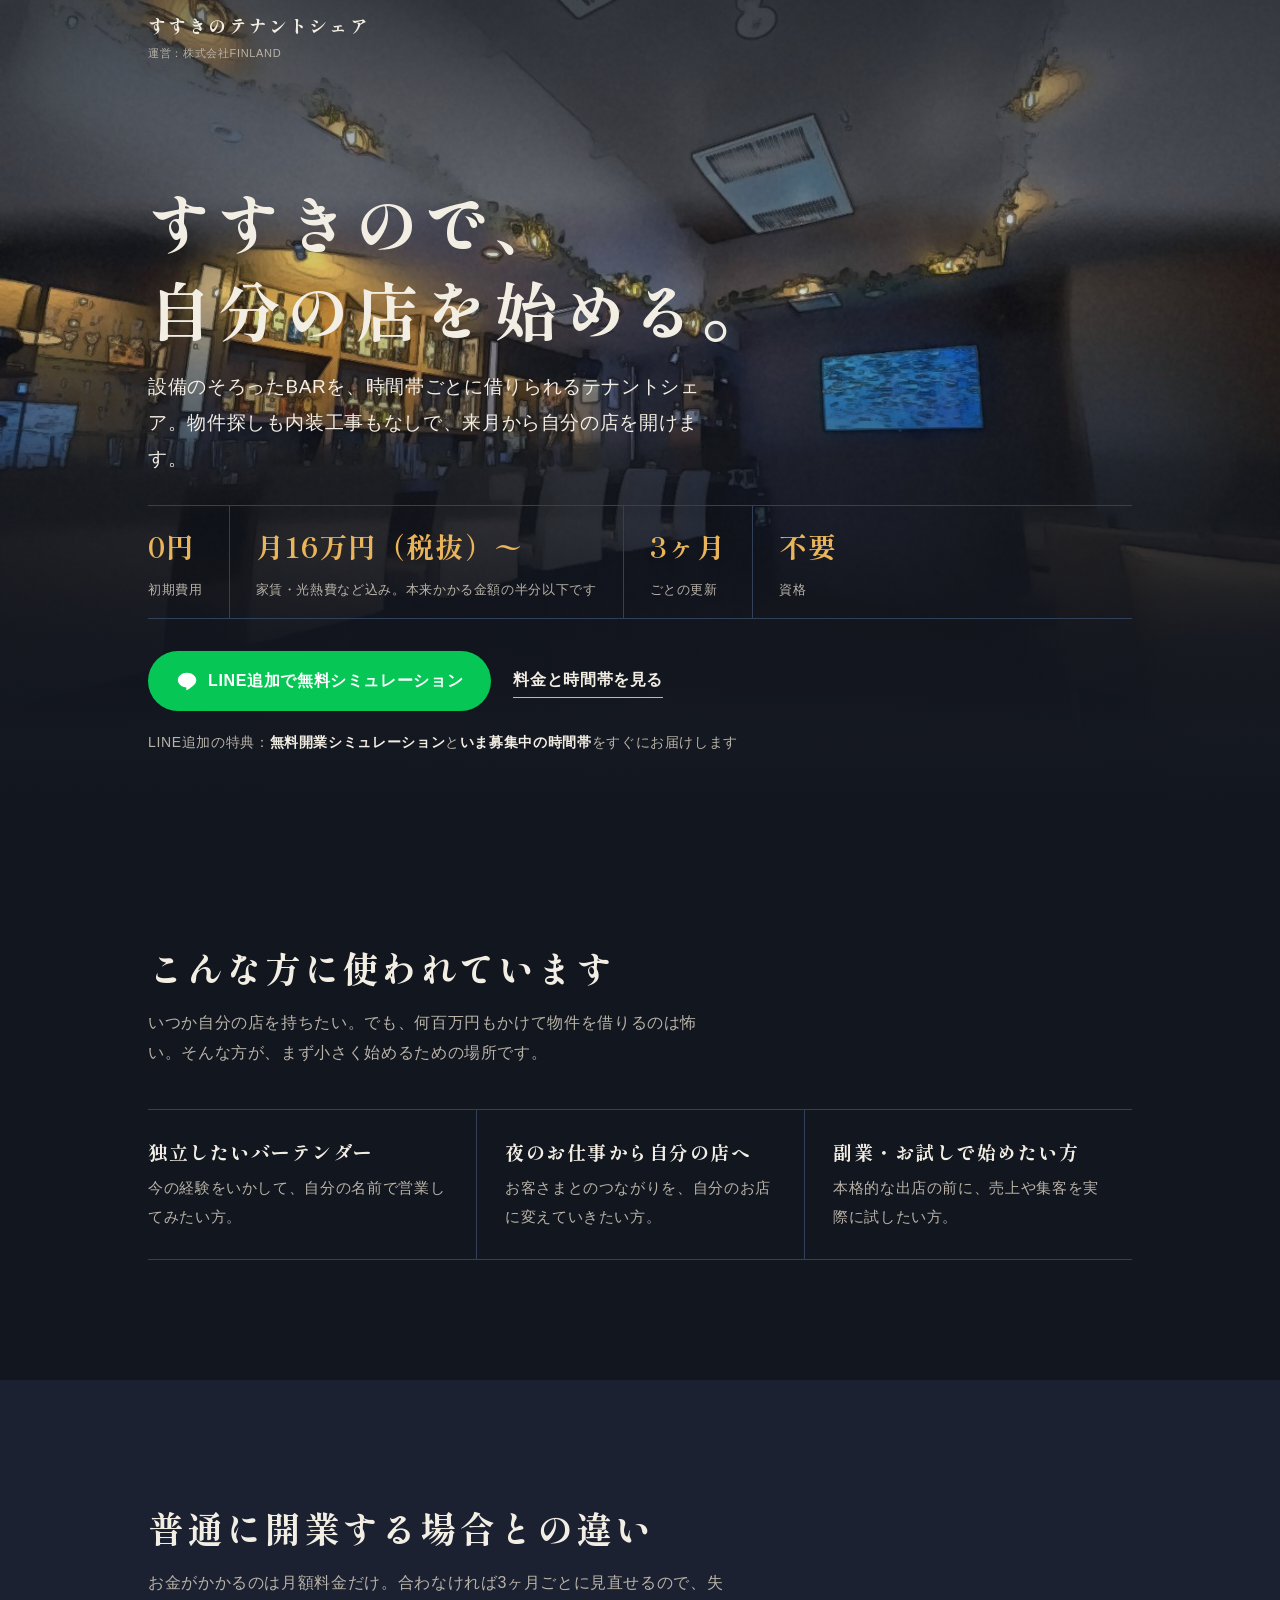
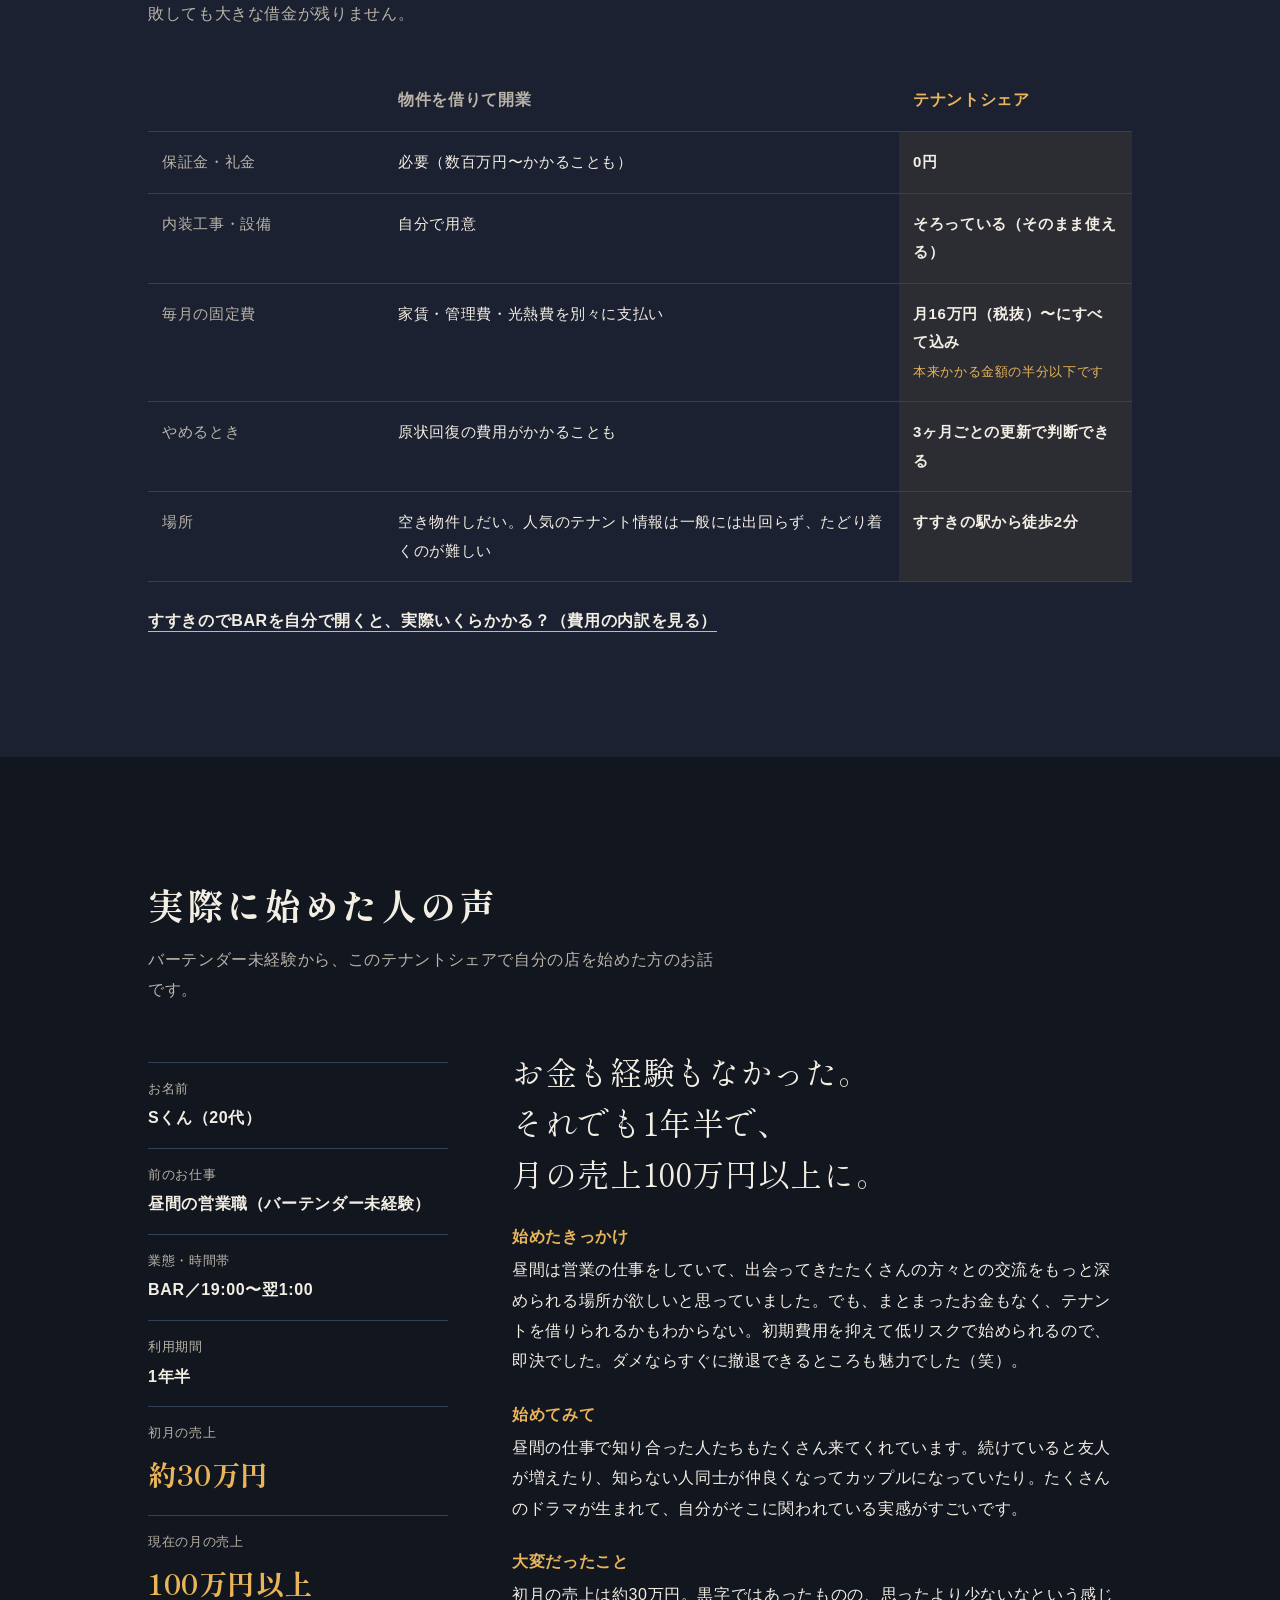
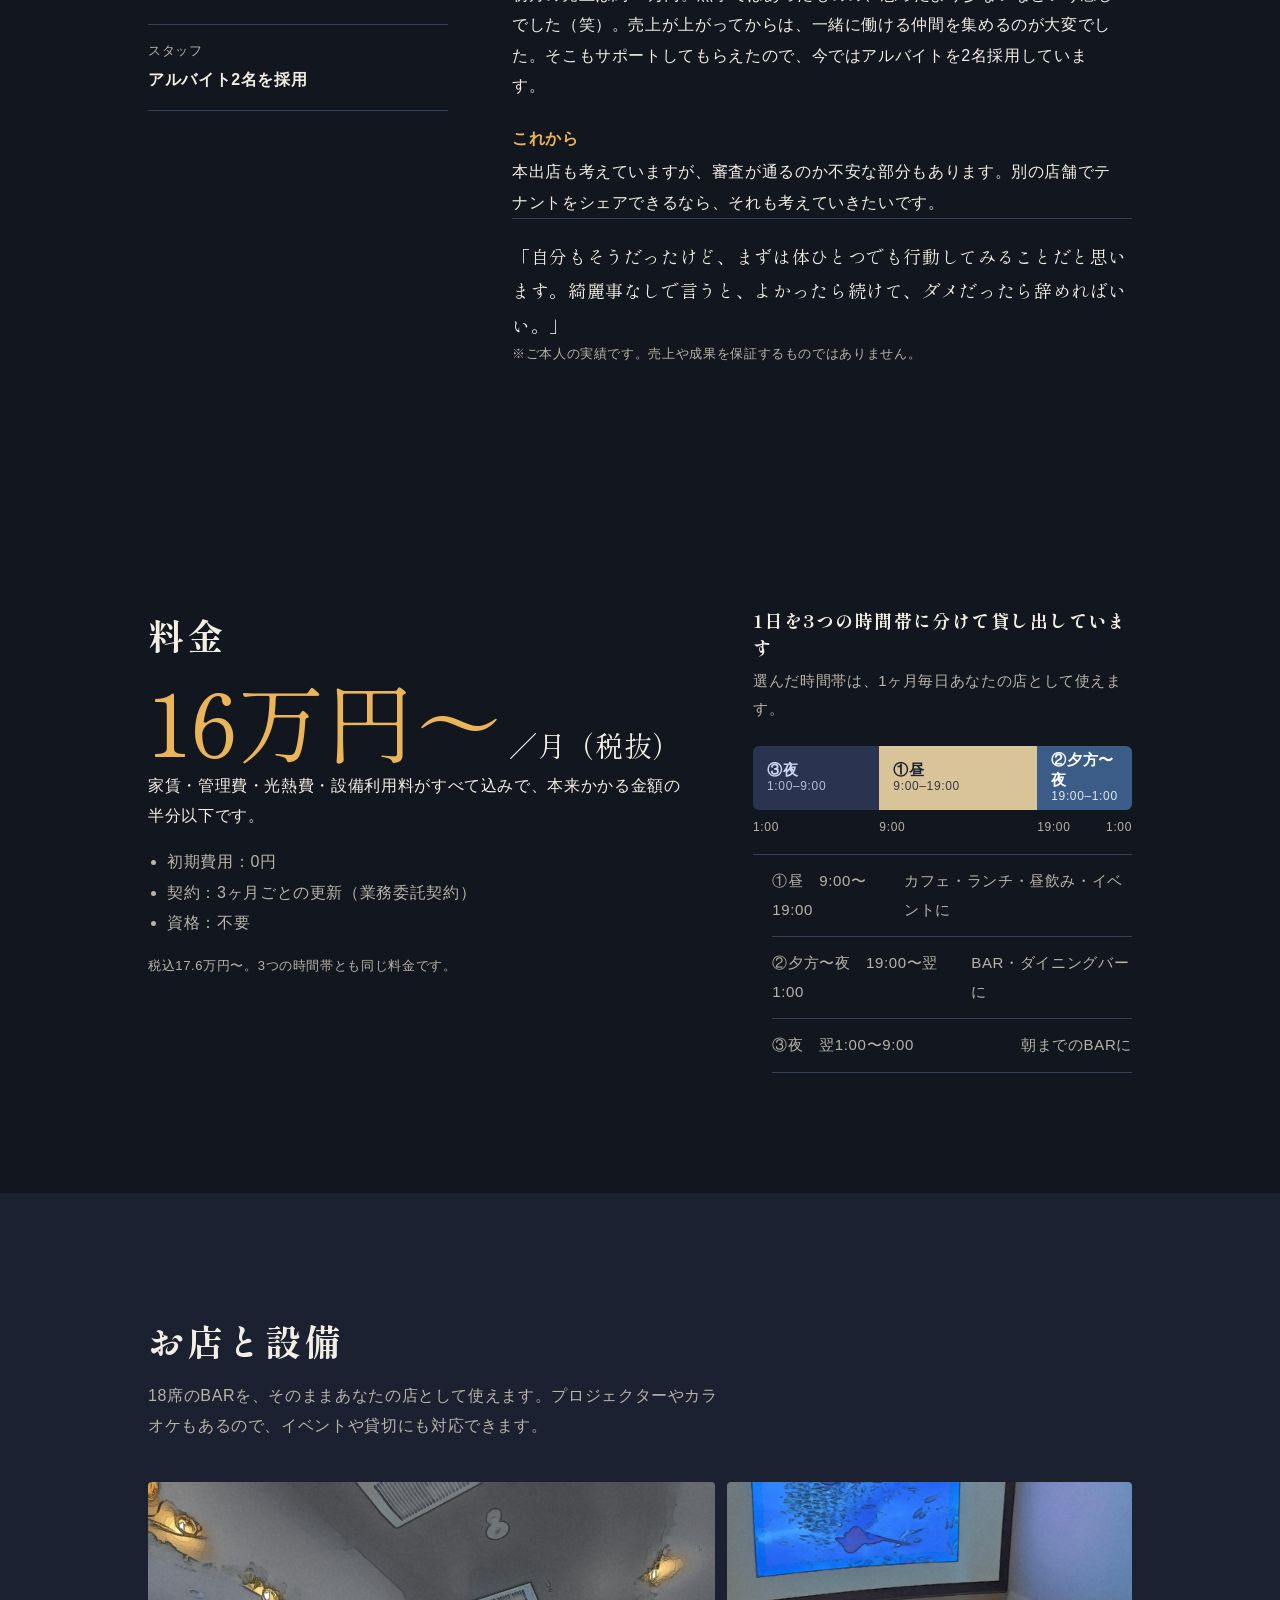
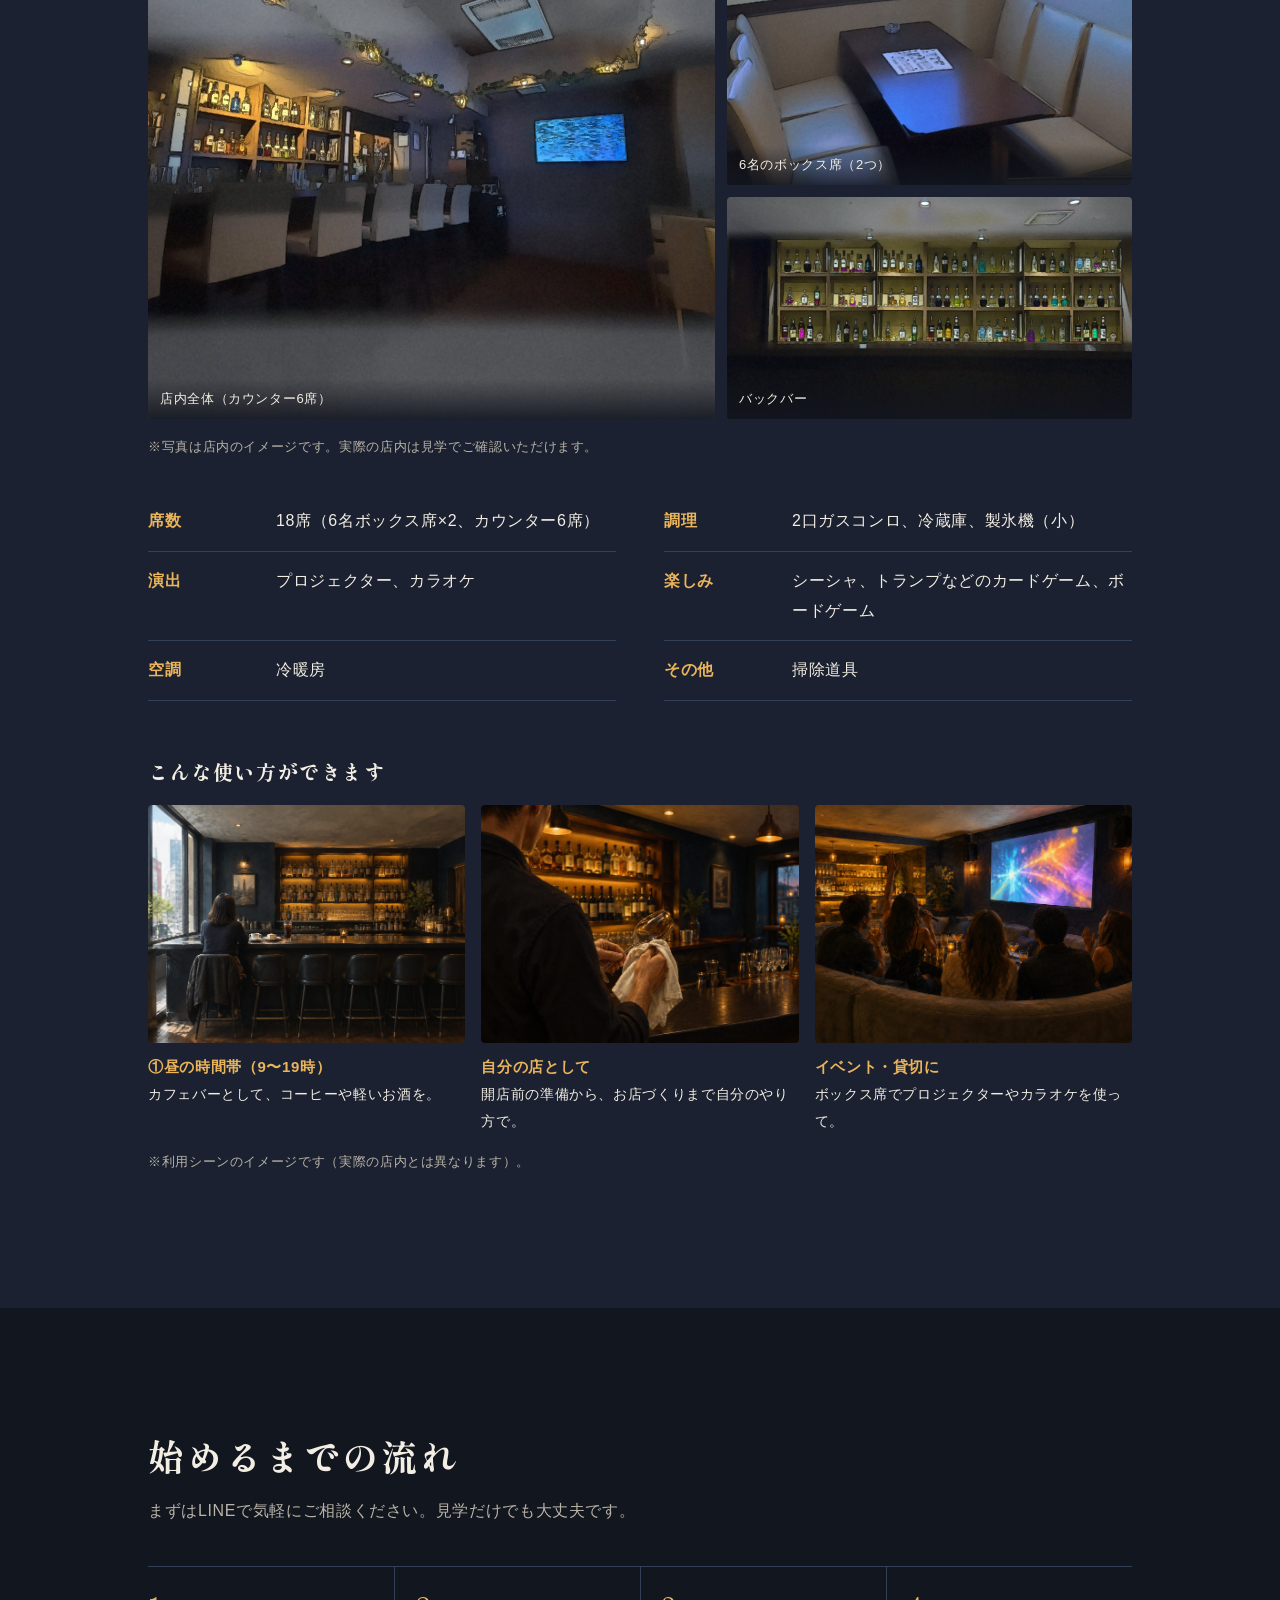
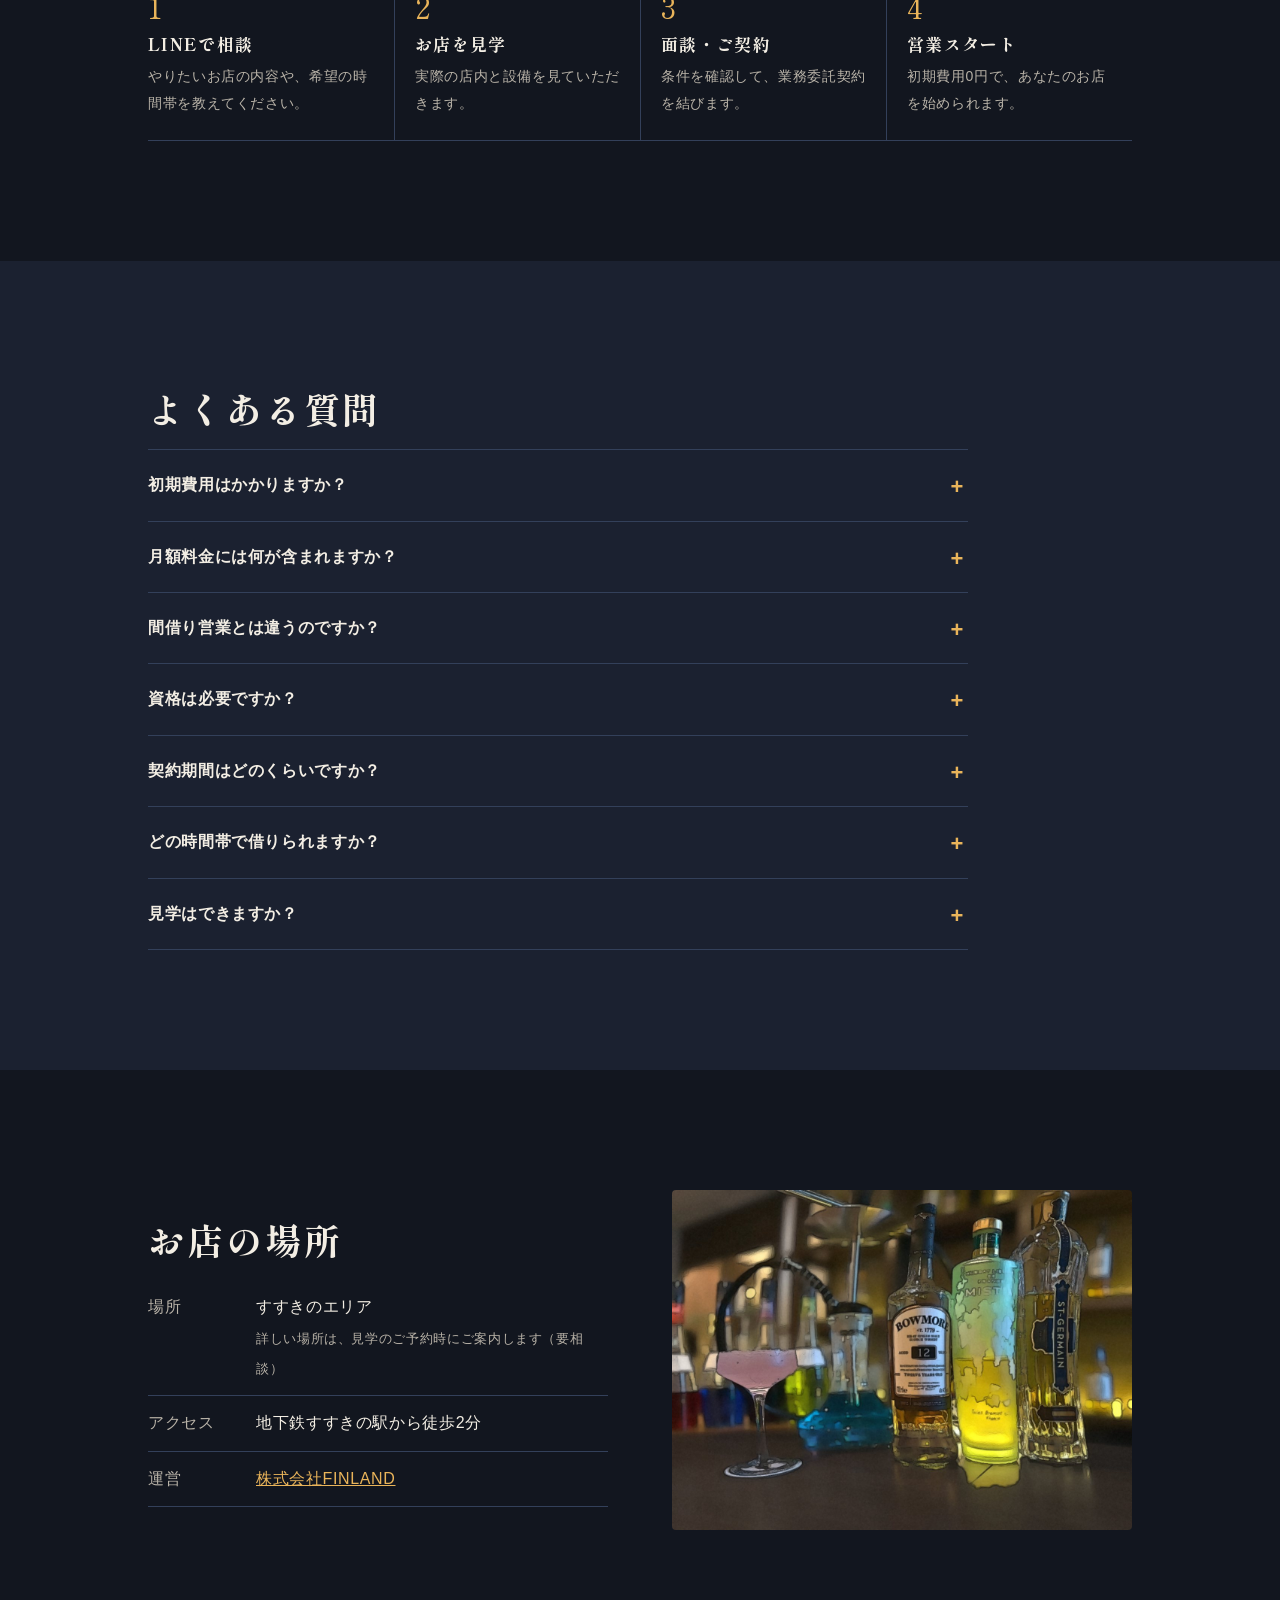
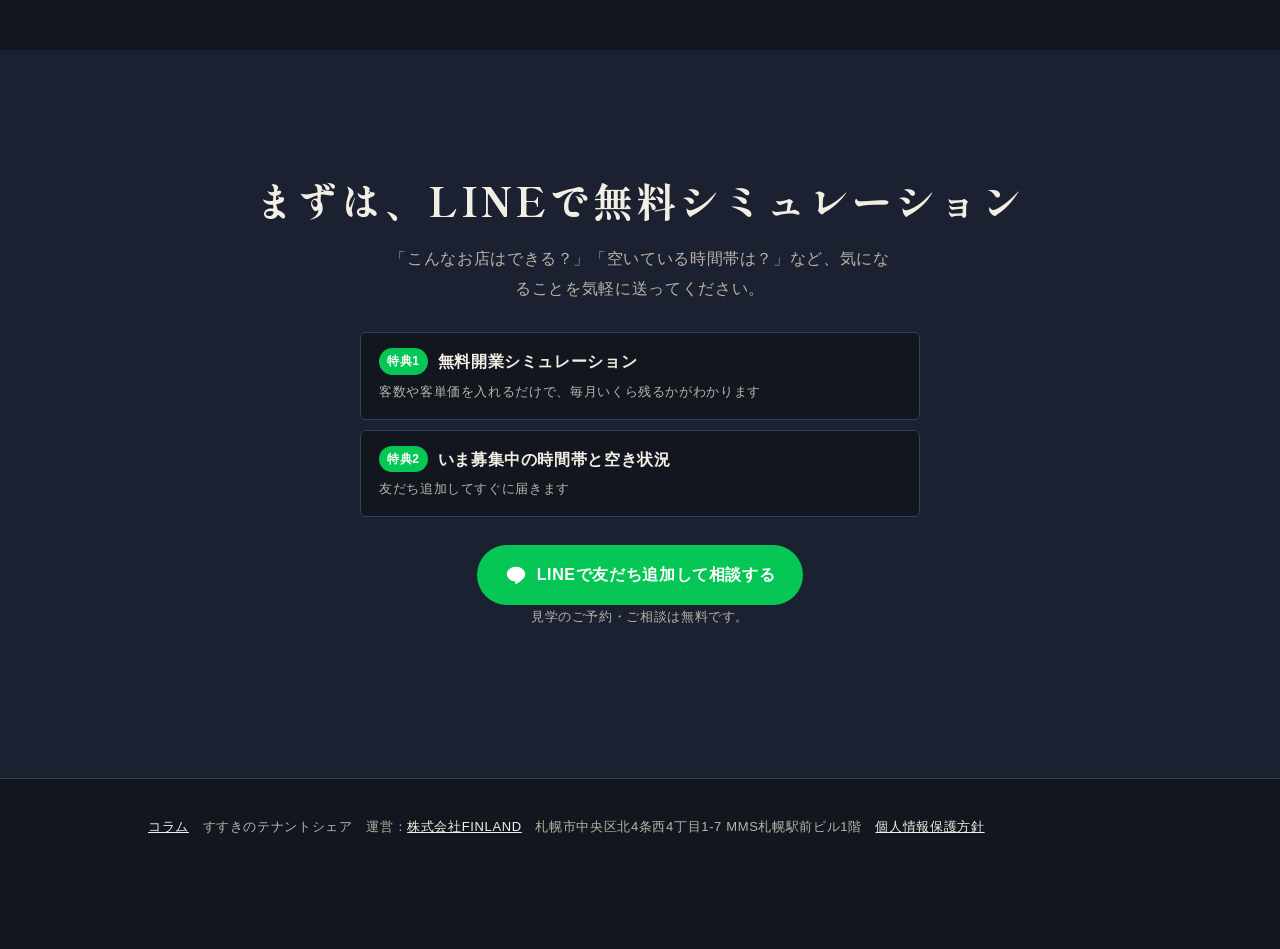
<file: index.html>
<!doctype html>
<html lang="ja">
<head>
<meta charset="utf-8">
<!-- Google tag (gtag.js) -->
<script async src="https://www.googletagmanager.com/gtag/js?id=G-40YMYY6KS2"></script>
<script>window.dataLayer=window.dataLayer||[];function gtag(){dataLayer.push(arguments);}gtag('js',new Date());gtag('config','G-40YMYY6KS2');</script>
<meta name="viewport" content="width=device-width, initial-scale=1">
<title>すすきのテナントシェア｜初期費用0円・月16万円（税抜）〜、業務委託で自分のBARを始める</title>
<meta name="description" content="すすきの駅徒歩2分のBARを、時間帯で分けて貸し出すテナントシェア。初期費用0円、月16万円（税抜）〜（家賃・管理費・光熱費・設備利用料込み、本来かかる金額の半分以下です）、3ヶ月ごとの更新。自分の店を小さく始めたい方へ。">
<link rel="canonical" href="https://susukino-tenantshare.com/">
<meta property="og:type" content="website">
<meta property="og:title" content="すすきのテナントシェア｜初期費用0円で自分のBARを始める">
<meta property="og:description" content="すすきの駅徒歩2分。設備そろったBARを、初期費用0円・月16万円（税抜）〜で。">
<meta property="og:url" content="https://susukino-tenantshare.com/">
<meta property="og:image" content="https://susukino-tenantshare.com/img/floor.jpg">
<meta name="twitter:card" content="summary_large_image">
<link rel="preconnect" href="https://fonts.googleapis.com">
<link rel="preconnect" href="https://fonts.gstatic.com" crossorigin>
<link href="https://fonts.googleapis.com/css2?family=Shippori+Mincho+B1:wght@600;800&family=Zen+Kaku+Gothic+New:wght@400;700&display=swap" rel="stylesheet">
<script type="application/ld+json">
{"@context":"https://schema.org","@type":"Service","name":"すすきのテナントシェア","serviceType":"飲食店のテナントシェア（業務委託での店舗運営）","areaServed":"札幌市中央区すすきの","provider":{"@type":"Organization","name":"株式会社FINLAND","url":"https://finlandinc.jp/"},"offers":{"@type":"Offer","priceCurrency":"JPY","price":"160000","priceSpecification":{"@type":"UnitPriceSpecification","price":"160000","priceCurrency":"JPY","valueAddedTaxIncluded":false,"unitText":"月"},"description":"月額16万円（税抜）〜（家賃・管理費・光熱費・設備利用料込み、本来かかる金額の半分以下です）、初期費用0円、3ヶ月ごとの更新"}}
</script>
<script type="application/ld+json">
{"@context":"https://schema.org","@type":"FAQPage","mainEntity":[
{"@type":"Question","name":"初期費用はかかりますか？","acceptedAnswer":{"@type":"Answer","text":"かかりません。保証金・内装工事・設備の購入も不要です。"}},
{"@type":"Question","name":"月額料金には何が含まれますか？","acceptedAnswer":{"@type":"Answer","text":"家賃・管理費・光熱費・設備利用料がすべて含まれて、月16万円（税抜）〜です。本来かかる金額の半分以下です。"}},
{"@type":"Question","name":"間借り営業とは違うのですか？","acceptedAnswer":{"@type":"Answer","text":"間借りとは少し違い、業務委託という形です。お店の設備や営業の枠組みはそのままに、選んだ時間帯のお店づくりと営業をおまかせします。"}},
{"@type":"Question","name":"資格は必要ですか？","acceptedAnswer":{"@type":"Answer","text":"業務委託契約での営業となるため、ご自身で資格を取る必要はありません。"}},
{"@type":"Question","name":"契約期間はどのくらいですか？","acceptedAnswer":{"@type":"Answer","text":"3ヶ月ごとの更新です。"}},
{"@type":"Question","name":"どの時間帯で借りられますか？","acceptedAnswer":{"@type":"Answer","text":"9:00〜19:00、19:00〜翌1:00、翌1:00〜9:00の3つの時間帯から選べ、1ヶ月毎日使えます。"}}
]}
</script>
<style>
:root{
  --night:#12161f; --panel:#1b2130; --panel-2:#232b3d; --line:#33405a;
  --cream:#f3eee4; --mute:#b9b3a8; --amber:#e9b45a; --aqua:#4fa3d9; --line-green:#06c755;
  --serif:"Shippori Mincho B1","Hiragino Mincho ProN","Yu Mincho",serif;
  --sans:"Zen Kaku Gothic New","Hiragino Kaku Gothic ProN","Yu Gothic",sans-serif;
  --g:clamp(16px,5vw,48px);
}
*,*::before,*::after{box-sizing:border-box}
html{scroll-behavior:smooth;-webkit-text-size-adjust:100%}
@media (prefers-reduced-motion:reduce){html{scroll-behavior:auto}}
body{margin:0;background:var(--night);color:var(--cream);font-family:var(--sans);font-size:16px;line-height:1.9;letter-spacing:.04em}
img{display:block;max-width:100%;height:auto}
a{color:var(--amber)}
:focus-visible{outline:3px solid var(--amber);outline-offset:3px}
.wrap{max-width:1080px;margin:0 auto;padding:0 var(--g)}
h1,h2,h3{font-family:var(--serif);font-weight:800;letter-spacing:.08em;line-height:1.5;margin:0}
section{padding:clamp(64px,10vw,120px) 0}
.sec-title{font-size:clamp(24px,3.4vw,36px);margin-bottom:14px}
.sec-lead{color:var(--mute);max-width:36em;margin:0 0 40px}

/* Buttons */
.btn-line{display:inline-flex;align-items:center;gap:10px;background:var(--line-green);color:#fff;text-decoration:none;font-weight:700;padding:15px 28px;border-radius:999px;font-size:16px}
.btn-line:hover{filter:brightness(1.08)}
.btn-line svg{width:22px;height:22px}
.btn-sub{color:var(--cream);font-weight:700;text-decoration:none;border-bottom:1px solid var(--amber);padding-bottom:2px}

/* Header */
.top{position:absolute;top:0;left:0;right:0;z-index:5}
.top .wrap{display:flex;justify-content:space-between;align-items:center;height:72px}
.logo{font-family:var(--serif);font-weight:800;font-size:18px;color:var(--cream);text-decoration:none;letter-spacing:.12em}
.logo small{display:block;font-family:var(--sans);font-weight:400;font-size:11px;color:var(--mute);letter-spacing:.06em}

/* Hero */
.hero{position:relative;min-height:min(820px,100svh);display:flex;align-items:flex-end;padding:120px 0 64px;background:#0b0e14 url(img/floor.jpg) center/cover no-repeat}
.hero::before{content:"";position:absolute;inset:0;background:linear-gradient(180deg,rgba(18,22,31,.55) 0%,rgba(18,22,31,.15) 35%,rgba(18,22,31,.92) 78%,var(--night) 100%)}
.hero .wrap{position:relative;width:100%}
.hero h1{font-size:clamp(34px,6vw,64px);line-height:1.35;margin-bottom:18px}
.hero p.lead{font-size:clamp(16px,1.9vw,19px);max-width:30em;margin:0 0 28px}
.facts{display:flex;flex-wrap:wrap;gap:0;margin:0 0 32px;padding:0;list-style:none;border-top:1px solid var(--line);border-bottom:1px solid var(--line)}
.facts li{padding:14px 26px 14px 0;margin-right:26px;border-right:1px solid var(--line)}
.facts li:last-child{border-right:0;margin-right:0}
.facts b{display:block;font-family:var(--serif);font-size:clamp(20px,2.6vw,28px);color:var(--amber);letter-spacing:.04em}
.facts span{font-size:13px;color:var(--mute)}
.hero-cta{display:flex;flex-wrap:wrap;align-items:center;gap:22px}

/* For whom */
.who{display:grid;grid-template-columns:repeat(3,1fr);gap:0;border-top:1px solid var(--line)}
.who div{padding:28px 28px 28px 0;border-bottom:1px solid var(--line)}
.who div+div{padding-left:28px;border-left:1px solid var(--line)}
.who h3{font-size:19px;margin-bottom:8px}
.who p{margin:0;color:var(--mute);font-size:15px}
@media(max-width:760px){.who{grid-template-columns:1fr}.who div,.who div+div{padding:22px 0;border-left:0}}

/* Compare */
.cmp{width:100%;border-collapse:collapse;font-size:15px}
.cmp th,.cmp td{padding:16px 14px;border-bottom:1px solid var(--line);text-align:left;vertical-align:top}
.cmp thead th{font-family:var(--serif);font-size:16px;color:var(--mute);font-weight:600}
.cmp thead th.us{color:var(--amber)}
.cmp td.us{background:rgba(233,180,90,.08);color:var(--cream);font-weight:700}
.cmp tbody th{color:var(--mute);font-weight:400;width:24%}
.table-scroll{overflow-x:auto}

/* Voice */
.voice{display:grid;grid-template-columns:minmax(220px,300px) 1fr;gap:clamp(28px,5vw,64px);align-items:start}
.voice-side{border-top:1px solid var(--line)}
.voice-side div{padding:14px 0;border-bottom:1px solid var(--line)}
.voice-side dt{font-size:13px;color:var(--mute)}
.voice-side dd{margin:2px 0 0;font-weight:700}
.voice-side .num{font-family:var(--serif);font-size:28px;color:var(--amber);letter-spacing:.02em}
.voice-name{font-family:var(--serif);font-size:20px;margin:0 0 4px}
.voice-catch{font-family:var(--serif);font-size:clamp(22px,3vw,32px);line-height:1.6;margin:0 0 28px}
.voice-body h3{font-size:16px;color:var(--amber);font-family:var(--sans);font-weight:700;letter-spacing:.04em;margin:26px 0 6px}
.voice-body p{margin:0;max-width:38em}
.voice-quote{margin:32px 0 12px;padding:20px 0 0;border-top:1px solid var(--line);font-family:var(--serif);font-size:18px;line-height:1.9}
@media(max-width:760px){.voice{grid-template-columns:1fr}}

/* Price & time band */
.price{display:grid;grid-template-columns:1fr 1.25fr;gap:clamp(32px,6vw,72px);align-items:start}
.price-big{white-space:nowrap;font-family:var(--serif);font-size:clamp(48px,8vw,88px);line-height:1;color:var(--amber);margin:6px 0 8px}
.price-big small{font-size:.32em;color:var(--cream);margin-left:6px}
.price ul{padding-left:1.2em;margin:16px 0 0;color:var(--mute)}
.band-wrap h3{font-size:18px;margin-bottom:6px}
.band-wrap p{color:var(--mute);margin:0 0 22px;font-size:15px}
.band{position:relative;display:grid;grid-template-columns:8fr 10fr 6fr;height:64px;border-radius:6px;overflow:hidden}
/* 時間の並び：1時→9時→19時→翌1時（24時間で一周） */
.band div{display:flex;flex-direction:column;justify-content:center;padding:0 14px;font-weight:700;font-size:15px;line-height:1.3}
.band small{font-weight:400;font-size:12px;opacity:.85}
.b-late{background:#2a3350;color:#cdd7f0}
.b-day{background:#d9c49a;color:#1b2130}
.b-night{background:#3b5c86;color:#fff}
.ticks{display:grid;grid-template-columns:8fr 10fr 6fr;font-size:12px;color:var(--mute);margin-top:6px}
.ticks span:last-child{display:flex;justify-content:space-between}
.slots{margin:28px 0 0;padding:0;list-style:none;border-top:1px solid var(--line)}
.slots li{display:flex;justify-content:space-between;gap:16px;padding:12px 0;border-bottom:1px solid var(--line);font-size:15px}
.slots li span:last-child{color:var(--mute)}
@media(max-width:860px){.price{grid-template-columns:1fr}}
@media(max-width:760px){.slots li{flex-direction:column;gap:0}.cmp{font-size:14px}.cmp th,.cmp td{padding:12px 8px}.cmp tbody th{width:22%}}

/* Gallery & equipment */
.gallery{display:grid;grid-template-columns:1.4fr 1fr;grid-template-rows:auto auto;gap:12px;margin-bottom:48px}
.gallery figure{margin:0;position:relative;overflow:hidden;border-radius:4px}
.gallery img{width:100%;height:100%;object-fit:cover}
.gallery figure:first-child{grid-row:span 2}
.gallery figcaption{position:absolute;left:0;bottom:0;padding:8px 12px;font-size:13px;background:linear-gradient(0deg,rgba(18,22,31,.85),transparent);width:100%}
@media(max-width:760px){.gallery{grid-template-columns:1fr}.gallery figure:first-child{grid-row:auto}}
.equip{display:grid;grid-template-columns:repeat(2,1fr);gap:0 48px;margin:0}
.equip div{display:grid;grid-template-columns:7em 1fr;gap:16px;padding:14px 0;border-bottom:1px solid var(--line)}
.scenes-title{font-size:20px;margin:56px 0 18px}
.scenes{display:grid;grid-template-columns:repeat(3,1fr);gap:16px;margin:0}
.scenes figure{margin:0}
.scenes img{width:100%;aspect-ratio:4/3;object-fit:cover;border-radius:4px}
.scenes figcaption{padding-top:10px;font-size:14px}
.scenes figcaption b{display:block;color:var(--amber);font-size:15px}
@media(max-width:760px){.scenes{grid-template-columns:1fr}}
.equip dt{color:var(--amber);font-weight:700}
.equip dd{margin:0}
@media(max-width:760px){.equip{grid-template-columns:1fr}}

/* Steps (順番に進む手順なので番号を付ける) */
.steps{list-style:none;margin:0;padding:0;counter-reset:s;display:grid;grid-template-columns:repeat(4,1fr);gap:0;border-top:1px solid var(--line)}
.steps li{counter-increment:s;padding:24px 20px 24px 0;border-bottom:1px solid var(--line)}
.steps li+li{padding-left:20px;border-left:1px solid var(--line)}
.steps li::before{content:counter(s);font-family:var(--serif);font-size:30px;color:var(--amber);display:block;line-height:1;margin-bottom:10px}
.steps h3{font-size:17px;margin-bottom:6px}
.steps p{margin:0;font-size:14px;color:var(--mute)}
@media(max-width:860px){.steps{grid-template-columns:1fr}.steps li,.steps li+li{padding:20px 0;border-left:0}}

/* FAQ */
.faq details{border-bottom:1px solid var(--line);padding:4px 0}
.faq summary{cursor:pointer;list-style:none;padding:16px 36px 16px 0;font-weight:700;position:relative}
.faq summary::-webkit-details-marker{display:none}
.faq summary::after{content:"+";position:absolute;right:4px;top:12px;font-size:22px;color:var(--amber)}
.faq details[open] summary::after{content:"−"}
.faq details p{margin:0 0 18px;color:var(--mute)}
.faq{border-top:1px solid var(--line);max-width:820px}

/* Access & final CTA */
.access{display:grid;grid-template-columns:1fr 1fr;gap:clamp(32px,6vw,64px);align-items:center}
.access dl{margin:0}
.access dl div{display:grid;grid-template-columns:6em 1fr;gap:12px;padding:12px 0;border-bottom:1px solid var(--line)}
.access dt{color:var(--mute)}
.access dd{margin:0}
@media(max-width:760px){.access{grid-template-columns:1fr}}
.final{background:var(--panel);text-align:center}
.final h2{font-size:clamp(26px,4vw,40px);margin-bottom:14px}
.final p{color:var(--mute);margin:0 auto 28px;max-width:32em}
.note{font-size:13px;color:var(--mute);margin-top:16px}

.gift{margin:18px 0 0;font-size:14px;color:var(--mute)}
.gift b{color:var(--cream)}
.gifts{list-style:none;margin:0 auto 28px;padding:0;max-width:560px;display:grid;gap:10px;text-align:left}
.gifts li{background:var(--night);border:1px solid var(--line);border-radius:6px;padding:14px 18px;font-weight:700}
.gifts b{display:inline-block;background:var(--line-green);color:#fff;font-size:12px;padding:2px 8px;border-radius:999px;margin-right:10px;vertical-align:2px}
.gifts span{display:block;font-weight:400;font-size:13px;color:var(--mute);margin-top:2px}
footer{padding:36px 0 110px;font-size:13px;color:var(--mute);border-top:1px solid var(--line)}
footer a{color:var(--cream)}

/* Mobile sticky LINE bar */
.sticky{position:fixed;left:0;right:0;bottom:0;z-index:20;padding:10px 16px calc(10px + env(safe-area-inset-bottom));background:rgba(18,22,31,.94);border-top:1px solid var(--line);display:none}
.sticky .btn-line{width:100%;justify-content:center}
@media(max-width:760px){.sticky{display:block}footer{padding-bottom:110px}}
</style>
</head>
<body>

<header class="top">
  <div class="wrap">
    <a class="logo" href="/">すすきのテナントシェア<small>運営：株式会社FINLAND</small></a>
  </div>
</header>

<main>
<section class="hero" aria-labelledby="hero-title">
  <div class="wrap">
    <h1 id="hero-title">すすきので、<br>自分の店を始める。</h1>
    <p class="lead">設備のそろったBARを、時間帯ごとに借りられるテナントシェア。物件探しも内装工事もなしで、来月から自分の店を開けます。</p>
    <ul class="facts">
      <li><b>0円</b><span>初期費用</span></li>
      <li><b>月16万円（税抜）〜</b><span>家賃・光熱費など込み。本来かかる金額の半分以下です</span></li>
      <li><b>3ヶ月</b><span>ごとの更新</span></li>
      <li><b>不要</b><span>資格</span></li>
    </ul>
    <div class="hero-cta">
      <a class="btn-line" href="https://lin.ee/xYerSwK" target="_blank" rel="noopener"><svg viewBox="0 0 24 24" aria-hidden="true"><path fill="currentColor" d="M12 3C6.5 3 2 6.6 2 11c0 4 3.6 7.3 8.4 7.9.3.1.8.2.9.5.1.3.1.7 0 1l-.1.9c0 .3-.2 1 .9.6 1.1-.5 5.9-3.5 8-6 1.5-1.6 2-3.2 2-4.9C22 6.6 17.5 3 12 3z"/></svg>LINE追加で無料シミュレーション</a>
      <a class="btn-sub" href="#price">料金と時間帯を見る</a>
    </div>
    <p class="gift">LINE追加の特典：<b>無料開業シミュレーション</b>と<b>いま募集中の時間帯</b>をすぐにお届けします</p>
  </div>
</section>

<section aria-labelledby="who-title">
  <div class="wrap">
    <h2 class="sec-title" id="who-title">こんな方に使われています</h2>
    <p class="sec-lead">いつか自分の店を持ちたい。でも、何百万円もかけて物件を借りるのは怖い。そんな方が、まず小さく始めるための場所です。</p>
    <div class="who">
      <div><h3>独立したいバーテンダー</h3><p>今の経験をいかして、自分の名前で営業してみたい方。</p></div>
      <div><h3>夜のお仕事から自分の店へ</h3><p>お客さまとのつながりを、自分のお店に変えていきたい方。</p></div>
      <div><h3>副業・お試しで始めたい方</h3><p>本格的な出店の前に、売上や集客を実際に試したい方。</p></div>
    </div>
  </div>
</section>

<section aria-labelledby="cmp-title" style="background:var(--panel)">
  <div class="wrap">
    <h2 class="sec-title" id="cmp-title">普通に開業する場合との違い</h2>
    <p class="sec-lead">お金がかかるのは月額料金だけ。合わなければ3ヶ月ごとに見直せるので、失敗しても大きな借金が残りません。</p>
    <div class="table-scroll">
    <table class="cmp">
      <thead><tr><th scope="col"></th><th scope="col">物件を借りて開業</th><th scope="col" class="us">テナントシェア</th></tr></thead>
      <tbody>
        <tr><th scope="row">保証金・礼金</th><td>必要（数百万円〜かかることも）</td><td class="us">0円</td></tr>
        <tr><th scope="row">内装工事・設備</th><td>自分で用意</td><td class="us">そろっている（そのまま使える）</td></tr>
        <tr><th scope="row">毎月の固定費</th><td>家賃・管理費・光熱費を別々に支払い</td><td class="us">月16万円（税抜）〜にすべて込み<br><small style="font-weight:400;color:var(--amber)">本来かかる金額の半分以下です</small></td></tr>
        <tr><th scope="row">やめるとき</th><td>原状回復の費用がかかることも</td><td class="us">3ヶ月ごとの更新で判断できる</td></tr>
        <tr><th scope="row">場所</th><td>空き物件しだい。人気のテナント情報は一般には出回らず、たどり着くのが難しい</td><td class="us">すすきの駅から徒歩2分</td></tr>
      </tbody>
    </table>
    </div>
    <p style="margin:24px 0 0"><a class="btn-sub" href="/column/susukino-bar-kaigyo-hiyou/">すすきのでBARを自分で開くと、実際いくらかかる？（費用の内訳を見る）</a></p>
  </div>
</section>

<section aria-labelledby="voice-title">
  <div class="wrap">
    <h2 class="sec-title" id="voice-title">実際に始めた人の声</h2>
    <p class="sec-lead">バーテンダー未経験から、このテナントシェアで自分の店を始めた方のお話です。</p>
    <div class="voice">
      <dl class="voice-side">
        <div><dt>お名前</dt><dd>Sくん（20代）</dd></div>
        <div><dt>前のお仕事</dt><dd>昼間の営業職（バーテンダー未経験）</dd></div>
        <div><dt>業態・時間帯</dt><dd>BAR／19:00〜翌1:00</dd></div>
        <div><dt>利用期間</dt><dd>1年半</dd></div>
        <div><dt>初月の売上</dt><dd class="num">約30万円</dd></div>
        <div><dt>現在の月の売上</dt><dd class="num">100万円以上</dd></div>
        <div><dt>スタッフ</dt><dd>アルバイト2名を採用</dd></div>
      </dl>
      <div class="voice-body">
        <p class="voice-catch">お金も経験もなかった。<br>それでも1年半で、<br>月の売上100万円以上に。</p>
        <h3>始めたきっかけ</h3>
        <p>昼間は営業の仕事をしていて、出会ってきたたくさんの方々との交流をもっと深められる場所が欲しいと思っていました。でも、まとまったお金もなく、テナントを借りられるかもわからない。初期費用を抑えて低リスクで始められるので、即決でした。ダメならすぐに撤退できるところも魅力でした（笑）。</p>
        <h3>始めてみて</h3>
        <p>昼間の仕事で知り合った人たちもたくさん来てくれています。続けていると友人が増えたり、知らない人同士が仲良くなってカップルになっていたり。たくさんのドラマが生まれて、自分がそこに関われている実感がすごいです。</p>
        <h3>大変だったこと</h3>
        <p>初月の売上は約30万円。黒字ではあったものの、思ったより少ないなという感じでした（笑）。売上が上がってからは、一緒に働ける仲間を集めるのが大変でした。そこもサポートしてもらえたので、今ではアルバイトを2名採用しています。</p>
        <h3>これから</h3>
        <p>本出店も考えていますが、審査が通るのか不安な部分もあります。別の店舗でテナントをシェアできるなら、それも考えていきたいです。</p>
        <p class="voice-quote">「自分もそうだったけど、まずは体ひとつでも行動してみることだと思います。綺麗事なしで言うと、よかったら続けて、ダメだったら辞めればいい。」</p>
        <p class="note">※ご本人の実績です。売上や成果を保証するものではありません。</p>
      </div>
    </div>
  </div>
</section>

<section id="price" aria-labelledby="price-title">
  <div class="wrap price">
    <div>
      <h2 class="sec-title" id="price-title">料金</h2>
      <p class="price-big">16万円〜<small>／月（税抜）</small></p>
      <p style="margin:0">家賃・管理費・光熱費・設備利用料がすべて込みで、本来かかる金額の半分以下です。</p>
      <ul>
        <li>初期費用：0円</li>
        <li>契約：3ヶ月ごとの更新（業務委託契約）</li>
        <li>資格：不要</li>
      </ul>
      <p class="note">税込17.6万円〜。3つの時間帯とも同じ料金です。</p>
    </div>
    <div class="band-wrap">
      <h3>1日を3つの時間帯に分けて貸し出しています</h3>
      <p>選んだ時間帯は、1ヶ月毎日あなたの店として使えます。</p>
      <div class="band" role="img" aria-label="翌1時から9時、9時から19時、19時から翌1時の3つの時間帯">
        <div class="b-late">③夜<small>1:00–9:00</small></div>
        <div class="b-day">①昼<small>9:00–19:00</small></div>
        <div class="b-night">②夕方〜夜<small>19:00–1:00</small></div>
      </div>
      <div class="ticks"><span>1:00</span><span>9:00</span><span><span>19:00</span><span>1:00</span></span></div>
      <ul class="slots">
        <li><span>①昼　9:00〜19:00</span><span>カフェ・ランチ・昼飲み・イベントに</span></li>
        <li><span>②夕方〜夜　19:00〜翌1:00</span><span>BAR・ダイニングバーに</span></li>
        <li><span>③夜　翌1:00〜9:00</span><span>朝までのBARに</span></li>
      </ul>
    </div>
  </div>
</section>

<section aria-labelledby="eq-title" style="background:var(--panel)">
  <div class="wrap">
    <h2 class="sec-title" id="eq-title">お店と設備</h2>
    <p class="sec-lead">18席のBARを、そのままあなたの店として使えます。プロジェクターやカラオケもあるので、イベントや貸切にも対応できます。</p>
    <div class="gallery">
      <figure><img src="img/floor.jpg" alt="カウンター6席とボックス席のある店内" width="1411" height="1042" loading="lazy"><figcaption>店内全体（カウンター6席）</figcaption></figure>
      <figure><img src="img/booth.jpg" alt="プロジェクターのあるボックス席" width="1042" height="1411" loading="lazy" style="aspect-ratio:4/3;object-position:center 60%"><figcaption>6名のボックス席（2つ）</figcaption></figure>
      <figure><img src="img/shelf.jpg" alt="ライトアップされたバックバー" width="1238" height="679" loading="lazy"><figcaption>バックバー</figcaption></figure>
    </div>
    <p class="note" style="margin:-32px 0 32px">※写真は店内のイメージです。実際の店内は見学でご確認いただけます。</p>
    <dl class="equip">
      <div><dt>席数</dt><dd>18席（6名ボックス席×2、カウンター6席）</dd></div>
      <div><dt>調理</dt><dd>2口ガスコンロ、冷蔵庫、製氷機（小）</dd></div>
      <div><dt>演出</dt><dd>プロジェクター、カラオケ</dd></div>
      <div><dt>楽しみ</dt><dd>シーシャ、トランプなどのカードゲーム、ボードゲーム</dd></div>
      <div><dt>空調</dt><dd>冷暖房</dd></div>
      <div><dt>その他</dt><dd>掃除道具</dd></div>
    </dl>
    <h3 class="scenes-title">こんな使い方ができます</h3>
    <div class="scenes">
      <figure><img src="img/scene-day.jpg" alt="昼の光が入るカウンターで、コーヒーとケーキを楽しむお客さん" width="1400" height="1046" loading="lazy"><figcaption><b>①昼の時間帯（9〜19時）</b>カフェバーとして、コーヒーや軽いお酒を。</figcaption></figure>
      <figure><img src="img/scene-prep.jpg" alt="開店前にグラスを磨く店主の手元" width="1400" height="1046" loading="lazy"><figcaption><b>自分の店として</b>開店前の準備から、お店づくりまで自分のやり方で。</figcaption></figure>
      <figure><img src="img/scene-box.jpg" alt="ボックス席でプロジェクターを使いカラオケを楽しむグループ" width="1400" height="1046" loading="lazy"><figcaption><b>イベント・貸切に</b>ボックス席でプロジェクターやカラオケを使って。</figcaption></figure>
    </div>
    <p class="note">※利用シーンのイメージです（実際の店内とは異なります）。</p>
  </div>
</section>

<section aria-labelledby="flow-title">
  <div class="wrap">
    <h2 class="sec-title" id="flow-title">始めるまでの流れ</h2>
    <p class="sec-lead">まずはLINEで気軽にご相談ください。見学だけでも大丈夫です。</p>
    <ol class="steps">
      <li><h3>LINEで相談</h3><p>やりたいお店の内容や、希望の時間帯を教えてください。</p></li>
      <li><h3>お店を見学</h3><p>実際の店内と設備を見ていただきます。</p></li>
      <li><h3>面談・ご契約</h3><p>条件を確認して、業務委託契約を結びます。</p></li>
      <li><h3>営業スタート</h3><p>初期費用0円で、あなたのお店を始められます。</p></li>
    </ol>
  </div>
</section>

<section aria-labelledby="faq-title" style="background:var(--panel)">
  <div class="wrap">
    <h2 class="sec-title" id="faq-title">よくある質問</h2>
    <div class="faq">
      <details><summary>初期費用はかかりますか？</summary><p>かかりません。保証金・内装工事・設備の購入も不要です。</p></details>
      <details><summary>月額料金には何が含まれますか？</summary><p>家賃・管理費・光熱費・設備利用料がすべて含まれて、月16万円（税抜）〜です。本来かかる金額の半分以下です。</p></details>
      <details><summary>間借り営業とは違うのですか？</summary><p>間借りとは少し違い、業務委託という形です。お店の設備や営業の枠組みはそのままに、選んだ時間帯のお店づくりと営業をおまかせします。</p></details>
      <details><summary>資格は必要ですか？</summary><p>業務委託契約での営業となるため、ご自身で資格を取る必要はありません。</p></details>
      <details><summary>契約期間はどのくらいですか？</summary><p>3ヶ月ごとの更新です。続けるかどうかを3ヶ月ごとに判断できます。</p></details>
      <details><summary>どの時間帯で借りられますか？</summary><p>9:00〜19:00、19:00〜翌1:00、翌1:00〜9:00の3つから選べます。選んだ時間帯は1ヶ月毎日使えます。</p></details>
      <details><summary>見学はできますか？</summary><p>できます。LINEから希望の日時をお送りください。</p></details>
    </div>
  </div>
</section>

<section aria-labelledby="access-title">
  <div class="wrap access">
    <div>
      <h2 class="sec-title" id="access-title">お店の場所</h2>
      <dl>
        <div><dt>場所</dt><dd>すすきのエリア<br><small style="color:var(--mute)">詳しい場所は、見学のご予約時にご案内します（要相談）</small></dd></div>
        <div><dt>アクセス</dt><dd>地下鉄すすきの駅から徒歩2分</dd></div>
        <div><dt>運営</dt><dd><a href="https://finlandinc.jp/">株式会社FINLAND</a></dd></div>
      </dl>
    </div>
    <img src="img/drinks.jpg" alt="カウンターに並ぶカクテルとボトル" width="1224" height="904" loading="lazy" style="border-radius:4px">
  </div>
</section>

<section class="final" id="contact" aria-labelledby="final-title">
  <div class="wrap">
    <h2 id="final-title">まずは、LINEで無料シミュレーション</h2>
    <p>「こんなお店はできる？」「空いている時間帯は？」など、気になることを気軽に送ってください。</p>
    <ul class="gifts">
      <li><b>特典1</b>無料開業シミュレーション<span>客数や客単価を入れるだけで、毎月いくら残るかがわかります</span></li>
      <li><b>特典2</b>いま募集中の時間帯と空き状況<span>友だち追加してすぐに届きます</span></li>
    </ul>
    <a class="btn-line" href="https://lin.ee/xYerSwK" target="_blank" rel="noopener"><svg viewBox="0 0 24 24" aria-hidden="true"><path fill="currentColor" d="M12 3C6.5 3 2 6.6 2 11c0 4 3.6 7.3 8.4 7.9.3.1.8.2.9.5.1.3.1.7 0 1l-.1.9c0 .3-.2 1 .9.6 1.1-.5 5.9-3.5 8-6 1.5-1.6 2-3.2 2-4.9C22 6.6 17.5 3 12 3z"/></svg>LINEで友だち追加して相談する</a>
    <p class="note">見学のご予約・ご相談は無料です。</p>
  </div>
</section>
</main>

<footer>
  <div class="wrap"><a href="/column/">コラム</a>　すすきのテナントシェア　運営：<a href="https://finlandinc.jp/">株式会社FINLAND</a>　札幌市中央区北4条西4丁目1-7 MMS札幌駅前ビル1階　<a href="https://finlandinc.jp/privacy/">個人情報保護方針</a></div>
</footer>

<div class="sticky"><a class="btn-line" href="https://lin.ee/xYerSwK" target="_blank" rel="noopener"><svg viewBox="0 0 24 24" aria-hidden="true"><path fill="currentColor" d="M12 3C6.5 3 2 6.6 2 11c0 4 3.6 7.3 8.4 7.9.3.1.8.2.9.5.1.3.1.7 0 1l-.1.9c0 .3-.2 1 .9.6 1.1-.5 5.9-3.5 8-6 1.5-1.6 2-3.2 2-4.9C22 6.6 17.5 3 12 3z"/></svg>LINE追加で無料シミュレーション</a></div>
</body>
</html>
</file>
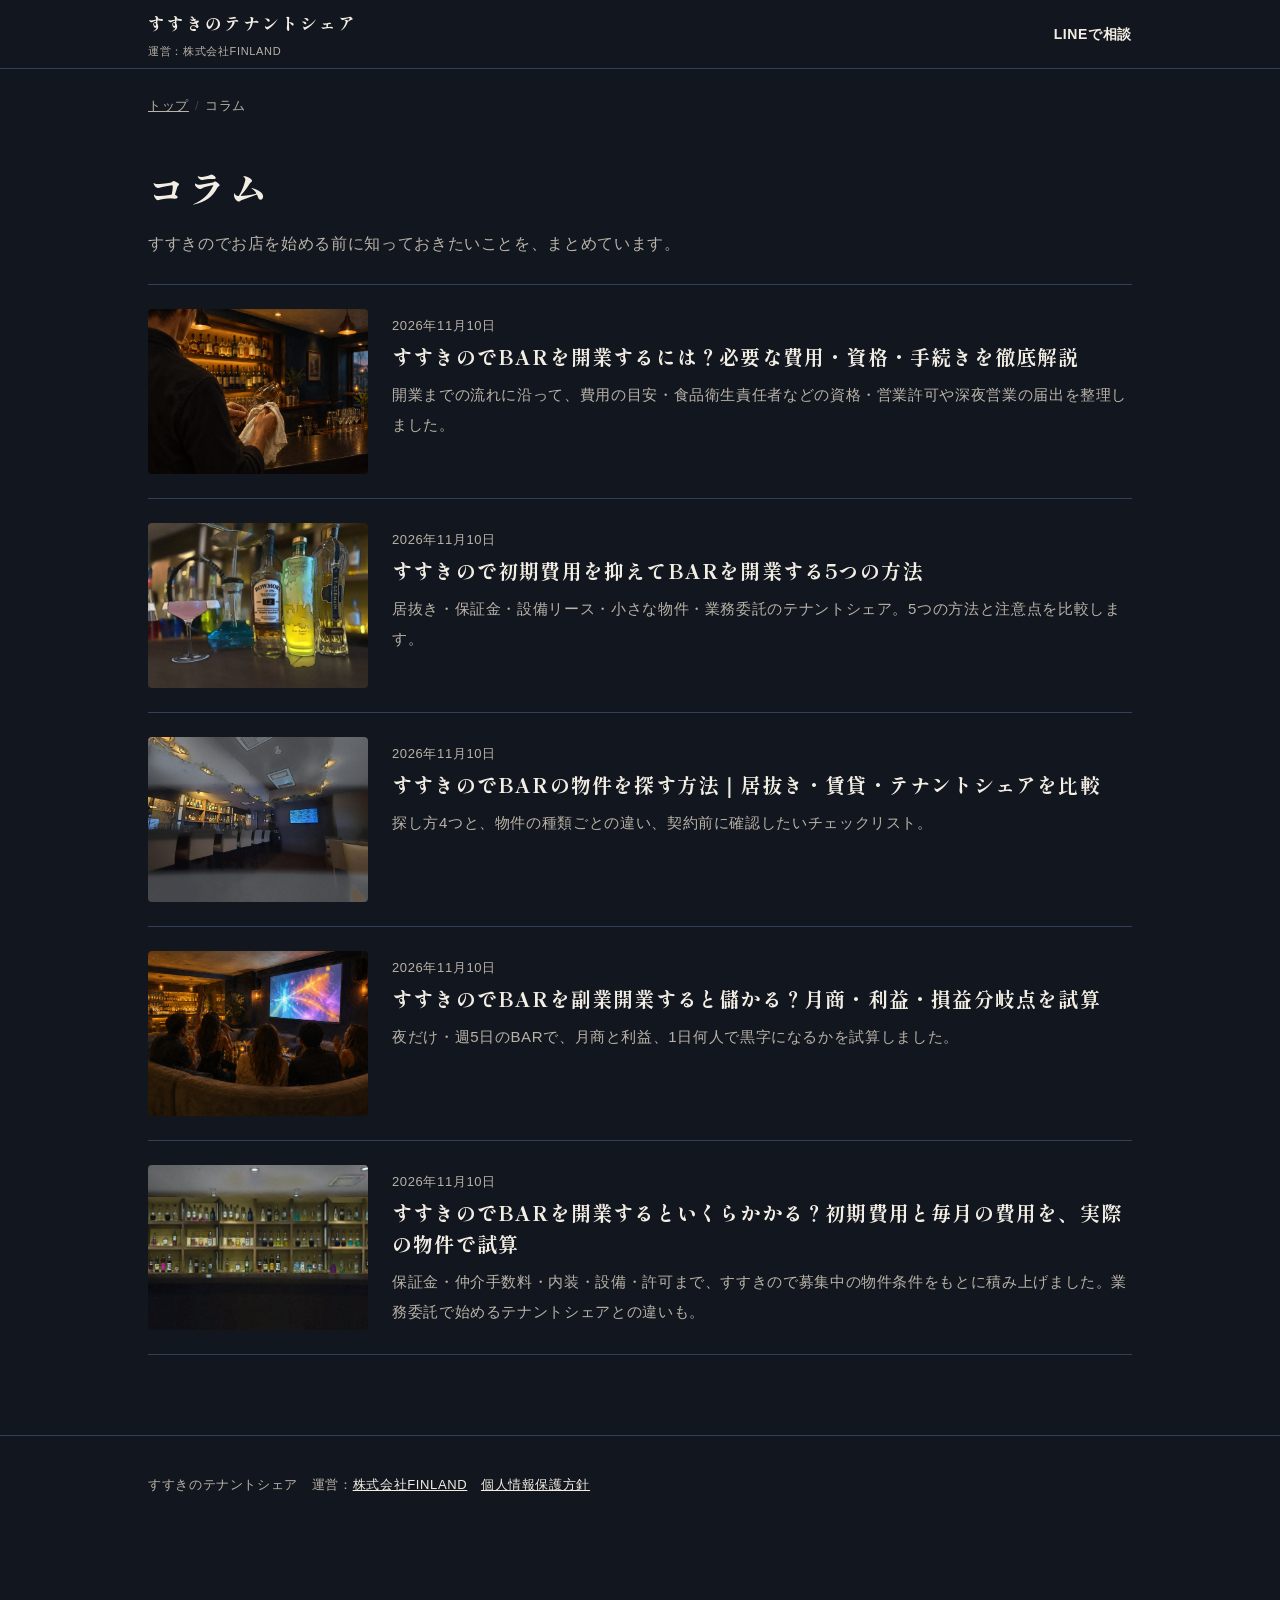
<file: column/index.html>
<!doctype html>
<html lang="ja">
<head>
<meta charset="utf-8">
<!-- Google tag (gtag.js) -->
<script async src="https://www.googletagmanager.com/gtag/js?id=G-40YMYY6KS2"></script>
<script>window.dataLayer=window.dataLayer||[];function gtag(){dataLayer.push(arguments);}gtag('js',new Date());gtag('config','G-40YMYY6KS2');</script>
<meta name="viewport" content="width=device-width, initial-scale=1">
<title>コラム｜すすきのでお店を始める前に知っておきたいこと｜すすきのテナントシェア</title>
<meta name="description" content="すすきのでBARやお店を始めたい方へ。開業にかかるお金、物件選び、業務委託で自分の店を始める方法などを、すすきのでBARを運営する株式会社FINLANDがまとめています。">
<link rel="canonical" href="https://susukino-tenantshare.com/column/">
<meta property="og:type" content="website">
<meta property="og:title" content="コラム｜すすきのでお店を始める前に">
<meta property="og:url" content="https://susukino-tenantshare.com/column/">
<meta property="og:image" content="https://susukino-tenantshare.com/img/floor.jpg">
<meta name="twitter:card" content="summary_large_image">
<link rel="preconnect" href="https://fonts.googleapis.com">
<link rel="preconnect" href="https://fonts.gstatic.com" crossorigin>
<link href="https://fonts.googleapis.com/css2?family=Shippori+Mincho+B1:wght@600;800&family=Zen+Kaku+Gothic+New:wght@400;700&display=swap" rel="stylesheet">
<link rel="stylesheet" href="/column/column.css">
</head>
<body>

<header class="top">
  <div class="wrap">
    <a class="logo" href="/">すすきのテナントシェア<small>運営：株式会社FINLAND</small></a>
    <nav><a href="https://lin.ee/UEj2Vqx" target="_blank" rel="noopener">LINEで相談</a></nav>
  </div>
</header>

<main class="wrap">
  <ol class="crumb">
    <li><a href="/">トップ</a></li>
    <li>コラム</li>
  </ol>
  <div class="list-head">
    <h1>コラム</h1>
    <p>すすきのでお店を始める前に知っておきたいことを、まとめています。</p>
  </div>
  <ul class="cards">
    <li>
      <a href="/column/susukino-bar-kaigyo/">
        <img src="/img/scene-prep.jpg" alt="" width="1400" height="1046" loading="lazy">
        <div>
          <time datetime="2026-11-10">2026年11月10日</time>
          <h2>すすきのでBARを開業するには？必要な費用・資格・手続きを徹底解説</h2>
          <p>開業までの流れに沿って、費用の目安・食品衛生責任者などの資格・営業許可や深夜営業の届出を整理しました。</p>
        </div>
      </a>
    </li>
    <li>
      <a href="/column/bar-kaigyo-shoki-hiyou-osaeru/">
        <img src="/img/drinks.jpg" alt="" width="1224" height="904" loading="lazy">
        <div>
          <time datetime="2026-11-10">2026年11月10日</time>
          <h2>すすきので初期費用を抑えてBARを開業する5つの方法</h2>
          <p>居抜き・保証金・設備リース・小さな物件・業務委託のテナントシェア。5つの方法と注意点を比較します。</p>
        </div>
      </a>
    </li>
    <li>
      <a href="/column/susukino-bar-bukken/">
        <img src="/img/floor.jpg" alt="" width="1411" height="1042" loading="lazy">
        <div>
          <time datetime="2026-11-10">2026年11月10日</time>
          <h2>すすきのでBARの物件を探す方法｜居抜き・賃貸・テナントシェアを比較</h2>
          <p>探し方4つと、物件の種類ごとの違い、契約前に確認したいチェックリスト。</p>
        </div>
      </a>
    </li>
    <li>
      <a href="/column/bar-fukugyo-shuueki/">
        <img src="/img/scene-box.jpg" alt="" width="1400" height="1046" loading="lazy">
        <div>
          <time datetime="2026-11-10">2026年11月10日</time>
          <h2>すすきのでBARを副業開業すると儲かる？月商・利益・損益分岐点を試算</h2>
          <p>夜だけ・週5日のBARで、月商と利益、1日何人で黒字になるかを試算しました。</p>
        </div>
      </a>
    </li>
    <li>
      <a href="/column/susukino-bar-kaigyo-hiyou/">
        <img src="/img/shelf.jpg" alt="" width="1238" height="679" loading="lazy">
        <div>
          <time datetime="2026-11-10">2026年11月10日</time>
          <h2>すすきのでBARを開業するといくらかかる？初期費用と毎月の費用を、実際の物件で試算</h2>
          <p>保証金・仲介手数料・内装・設備・許可まで、すすきので募集中の物件条件をもとに積み上げました。業務委託で始めるテナントシェアとの違いも。</p>
        </div>
      </a>
    </li>
  </ul>
</main>

<footer>
  <div class="wrap">すすきのテナントシェア　運営：<a href="https://finlandinc.jp/">株式会社FINLAND</a>　<a href="https://finlandinc.jp/privacy/">個人情報保護方針</a></div>
</footer>

<div class="sticky"><a class="btn-line" href="https://lin.ee/UEj2Vqx" target="_blank" rel="noopener"><svg viewBox="0 0 24 24" aria-hidden="true"><path fill="currentColor" d="M12 3C6.5 3 2 6.6 2 11c0 4 3.6 7.3 8.4 7.9.3.1.8.2.9.5.1.3.1.7 0 1l-.1.9c0 .3-.2 1 .9.6 1.1-.5 5.9-3.5 8-6 1.5-1.6 2-3.2 2-4.9C22 6.6 17.5 3 12 3z"/></svg>LINEで相談する</a></div>
</body>
</html>
</file>
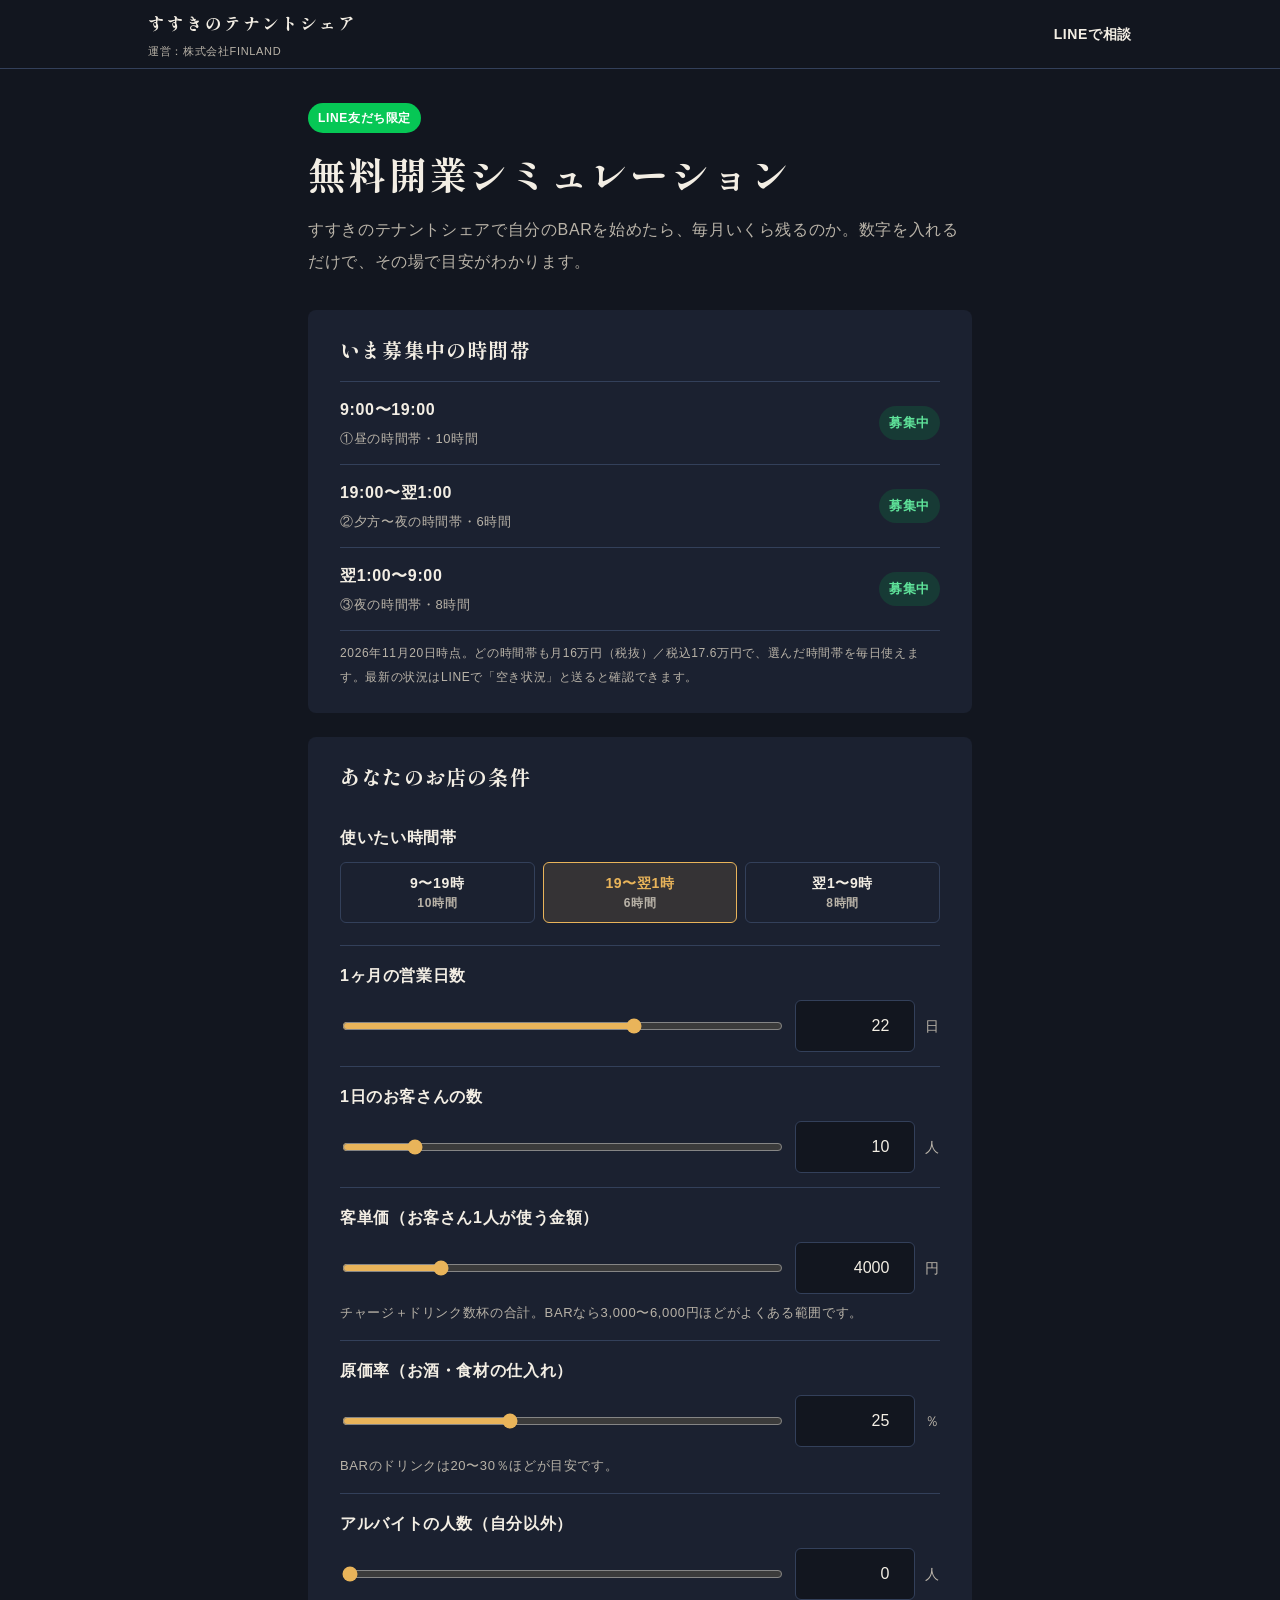
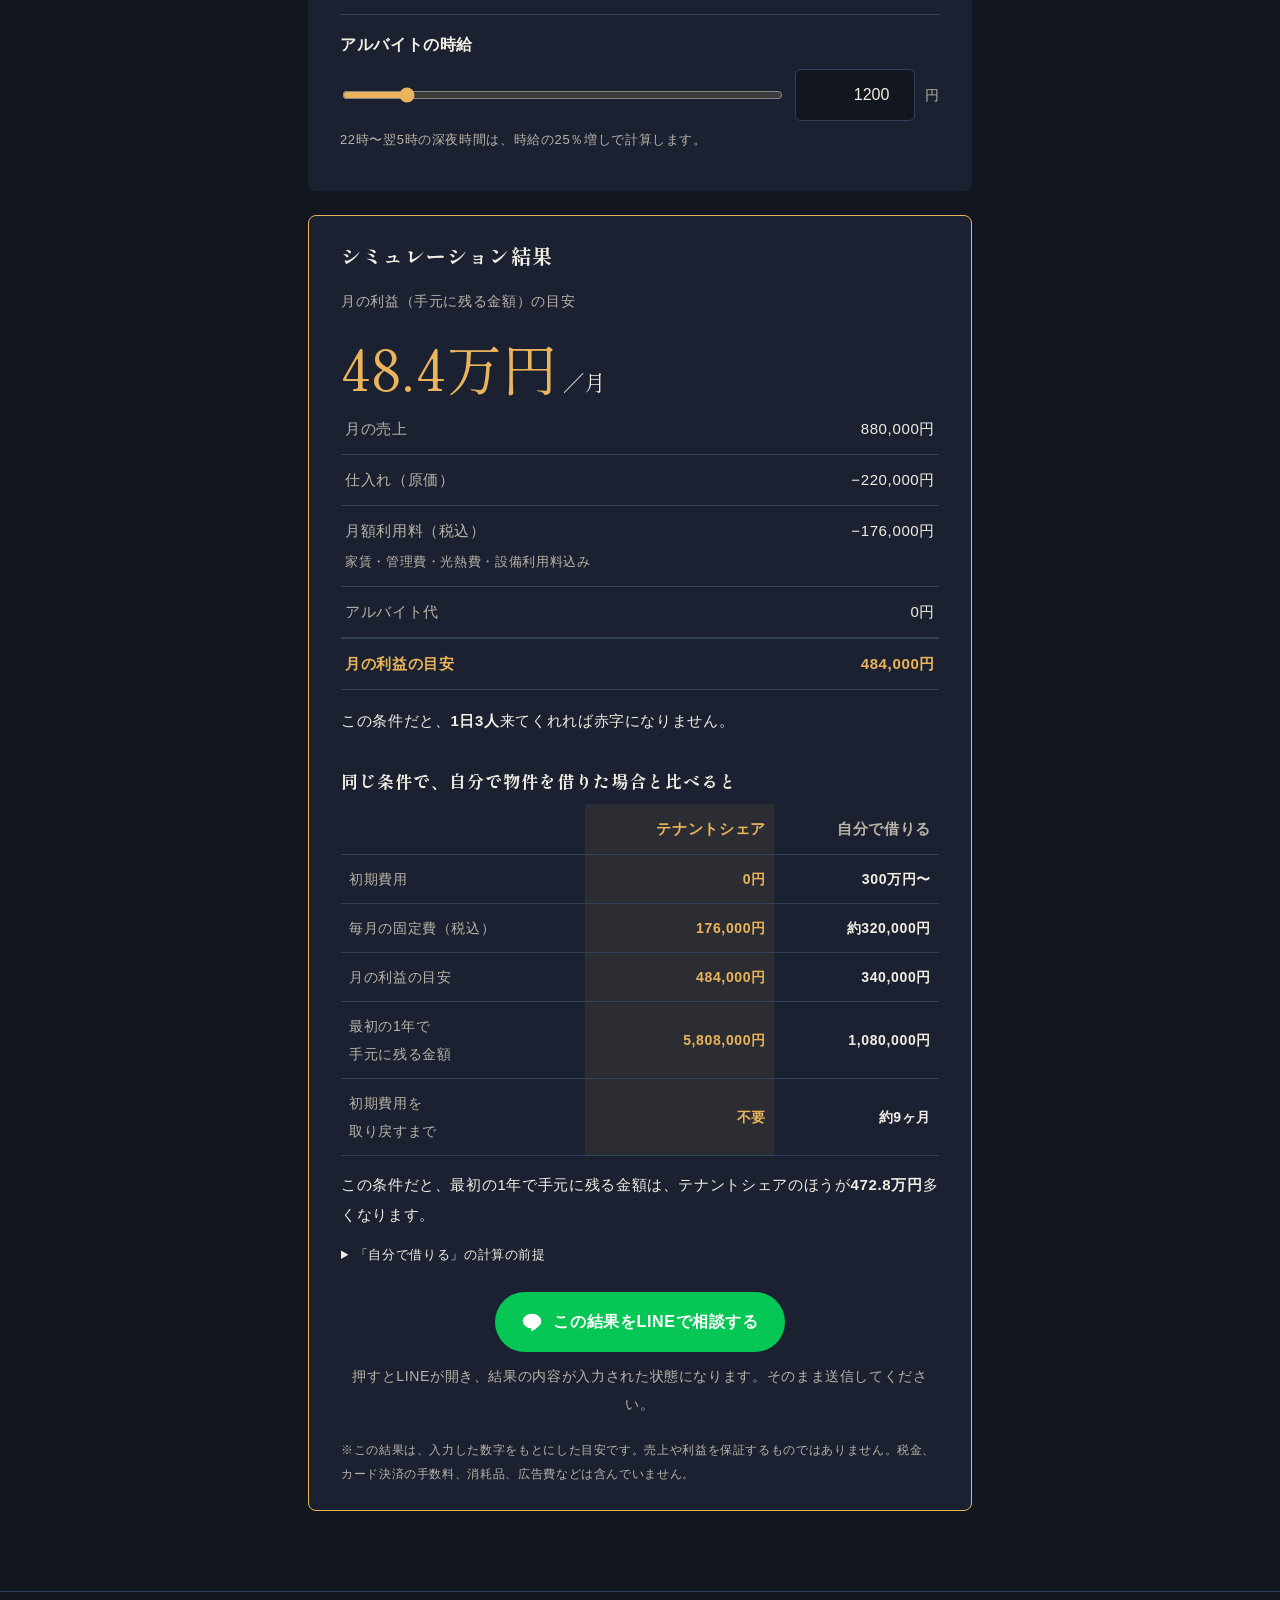
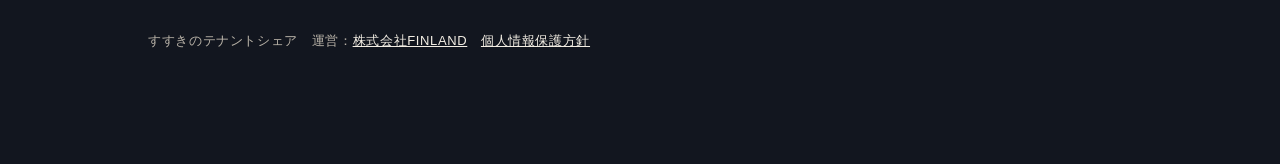
<file: simulator/index.html>
<!doctype html>
<html lang="ja">
<head>
<meta charset="utf-8">
<!-- Google tag (gtag.js) -->
<script async src="https://www.googletagmanager.com/gtag/js?id=G-40YMYY6KS2"></script>
<script>window.dataLayer=window.dataLayer||[];function gtag(){dataLayer.push(arguments);}gtag('js',new Date());gtag('config','G-40YMYY6KS2');</script>
<meta name="viewport" content="width=device-width, initial-scale=1">
<title>無料開業シミュレーション｜すすきのテナントシェア</title>
<meta name="robots" content="noindex, nofollow">
<link rel="preconnect" href="https://fonts.googleapis.com">
<link rel="preconnect" href="https://fonts.gstatic.com" crossorigin>
<link href="https://fonts.googleapis.com/css2?family=Shippori+Mincho+B1:wght@600;800&family=Zen+Kaku+Gothic+New:wght@400;700&display=swap" rel="stylesheet">
<link rel="stylesheet" href="/column/column.css">
<style>
.sim-head{padding:32px 0 8px}
.sim-head .badge{display:inline-block;background:var(--line-green);color:#fff;font-weight:700;font-size:12px;padding:3px 10px;border-radius:999px;margin-bottom:12px}
.sim-head h1{font-size:clamp(26px,4.4vw,38px);margin-bottom:10px}
.sim-head p{color:var(--mute);margin:0}

.card{background:var(--panel);border-radius:8px;padding:24px clamp(18px,4vw,32px);margin:24px 0}
.card h2{font-size:20px;margin-bottom:16px}

/* 空き状況 */
.slots{list-style:none;margin:0;padding:0;border-top:1px solid var(--line)}
.slots li{display:flex;justify-content:space-between;align-items:center;gap:12px;padding:12px 0;border-bottom:1px solid var(--line)}
.slots .t{font-weight:700}
.slots .t small{display:block;font-weight:400;color:var(--mute);font-size:13px}
.open{background:rgba(6,199,85,.15);color:#5fe39a;font-weight:700;font-size:13px;padding:4px 10px;border-radius:999px;white-space:nowrap}
.asof{font-size:12px;color:var(--mute);margin:10px 0 0}

/* Form */
.field{padding:14px 0;border-bottom:1px solid var(--line)}
.field:last-child{border-bottom:0}
.field label,.field legend{display:block;font-weight:700;margin-bottom:8px;padding:0}
.field fieldset{border:0;margin:0;padding:0;min-width:0}
.field .hint{font-size:13px;color:var(--mute);margin:6px 0 0}
.row{display:flex;align-items:center;gap:10px}
.row input[type=range]{flex:1;accent-color:var(--amber)}
.num{width:7.5em;background:var(--night);border:1px solid var(--line);color:var(--cream);border-radius:6px;padding:9px 10px;font:inherit;text-align:right}
.unit{color:var(--mute);font-size:14px;white-space:nowrap}
.seg{display:grid;grid-template-columns:repeat(3,1fr);gap:8px}
.seg input{position:absolute;opacity:0;pointer-events:none}
.seg span{display:block;text-align:center;border:1px solid var(--line);border-radius:6px;padding:10px 6px;cursor:pointer;font-size:14px;line-height:1.5}
.seg span small{display:block;color:var(--mute);font-size:12px}
.seg input:checked+span{border-color:var(--amber);background:rgba(233,180,90,.12);color:var(--amber)}
.seg input:focus-visible+span{outline:3px solid var(--amber);outline-offset:2px}
@media(max-width:480px){.seg span{font-size:13px;padding:9px 4px}}

/* Result */
.result{border:1px solid var(--amber)}
.big{font-family:var(--serif);font-size:clamp(36px,7vw,56px);color:var(--amber);line-height:1.2;margin:4px 0 4px}
.big.minus{color:#ff8a7a}
.big small{font-size:.38em;color:var(--cream);margin-left:4px}
.lead-mute{color:var(--mute);margin:0 0 18px;font-size:14px}
.res-table{width:100%;border-collapse:collapse;min-width:0;font-size:15px}
.res-table th,.res-table td{padding:10px 4px;border-bottom:1px solid var(--line)}
.res-table th{font-weight:400;color:var(--mute);width:auto}
.res-table td{text-align:right;white-space:nowrap}
.res-table tr.total th,.res-table tr.total td{color:var(--amber);font-weight:700;border-top:2px solid var(--line)}
.be{margin:16px 0 0;font-size:15px}
.cmp2{display:grid;grid-template-columns:1fr 1fr;gap:12px;margin-top:8px}
.cmp2 div{background:var(--night);border-radius:6px;padding:14px}
.cmp2 h3{font-size:14px;font-family:var(--sans);color:var(--mute);margin-bottom:6px;letter-spacing:.04em}
.cmp2 p{margin:0;font-size:14px}
.cmp2 b{font-family:var(--serif);font-size:20px;color:var(--cream)}
.cmp2 .us b{color:var(--amber)}
@media(max-width:480px){.cmp2{grid-template-columns:1fr}}
.cmp-title{font-size:17px;margin:32px 0 10px}
.vs{width:100%;border-collapse:collapse;min-width:0;font-size:14px}
@media(max-width:480px){.vs{font-size:13px}.vs th,.vs td{padding:9px 5px}}
.vs th,.vs td{padding:10px 8px;border-bottom:1px solid var(--line);text-align:right;vertical-align:middle}
.vs thead th{font-family:var(--serif);color:var(--mute);font-weight:600}
.vs thead th.us{color:var(--amber)}
.vs tbody th{text-align:left;font-weight:400;color:var(--mute);width:auto}
.vs td{white-space:nowrap;font-weight:700}
.vs td.us{background:rgba(233,180,90,.08);color:var(--amber)}
.vs td.neg{color:#ff8a7a}
.verdict{margin:14px 0 0;font-size:15px}
.assume{margin-top:12px;font-size:13px;color:var(--mute)}
.assume summary{cursor:pointer;color:var(--cream)}
.assume ul{padding-left:1.2em;margin:8px 0 0}
.send{text-align:center;margin-top:24px}
.send p{font-size:14px;color:var(--mute);margin:10px 0 0}
.disclaimer{font-size:12px;color:var(--mute);margin:20px 0 0}
</style>
</head>
<body>

<header class="top">
  <div class="wrap">
    <a class="logo" href="/">すすきのテナントシェア<small>運営：株式会社FINLAND</small></a>
    <nav><a href="https://lin.ee/6OuBHU6" target="_blank" rel="noopener">LINEで相談</a></nav>
  </div>
</header>

<main class="narrow">
  <div class="sim-head">
    <span class="badge">LINE友だち限定</span>
    <h1>無料開業シミュレーション</h1>
    <p>すすきのテナントシェアで自分のBARを始めたら、毎月いくら残るのか。数字を入れるだけで、その場で目安がわかります。</p>
  </div>

  <section class="card" aria-labelledby="slot-title">
    <h2 id="slot-title">いま募集中の時間帯</h2>
    <ul class="slots">
      <li><span class="t">9:00〜19:00<small>①昼の時間帯・10時間</small></span><span class="open">募集中</span></li>
      <li><span class="t">19:00〜翌1:00<small>②夕方〜夜の時間帯・6時間</small></span><span class="open">募集中</span></li>
      <li><span class="t">翌1:00〜9:00<small>③夜の時間帯・8時間</small></span><span class="open">募集中</span></li>
    </ul>
    <p class="asof">2026年11月20日時点。どの時間帯も月16万円（税抜）／税込17.6万円で、選んだ時間帯を毎日使えます。最新の状況はLINEで「空き状況」と送ると確認できます。</p>
  </section>

  <section class="card" aria-labelledby="in-title">
    <h2 id="in-title">あなたのお店の条件</h2>
    <form id="sim" onsubmit="return false">
      <div class="field">
        <fieldset>
          <legend>使いたい時間帯</legend>
          <div class="seg">
            <label><input type="radio" name="slot" value="10"><span>9〜19時<small>10時間</small></span></label>
            <label><input type="radio" name="slot" value="6" checked><span>19〜翌1時<small>6時間</small></span></label>
            <label><input type="radio" name="slot" value="8"><span>翌1〜9時<small>8時間</small></span></label>
          </div>
        </fieldset>
      </div>
      <div class="field">
        <label for="days">1ヶ月の営業日数</label>
        <div class="row"><input type="range" id="days-r" min="4" max="31" step="1" value="22" aria-hidden="true" tabindex="-1"><input class="num" type="number" id="days" min="1" max="31" step="1" value="22" inputmode="numeric"><span class="unit">日</span></div>
      </div>
      <div class="field">
        <label for="guests">1日のお客さんの数</label>
        <div class="row"><input type="range" id="guests-r" min="1" max="60" step="1" value="10" aria-hidden="true" tabindex="-1"><input class="num" type="number" id="guests" min="0" max="200" step="1" value="10" inputmode="numeric"><span class="unit">人</span></div>
      </div>
      <div class="field">
        <label for="price">客単価（お客さん1人が使う金額）</label>
        <div class="row"><input type="range" id="price-r" min="1000" max="15000" step="500" value="4000" aria-hidden="true" tabindex="-1"><input class="num" type="number" id="price" min="0" step="100" value="4000" inputmode="numeric"><span class="unit">円</span></div>
        <p class="hint">チャージ＋ドリンク数杯の合計。BARなら3,000〜6,000円ほどがよくある範囲です。</p>
      </div>
      <div class="field">
        <label for="cogs">原価率（お酒・食材の仕入れ）</label>
        <div class="row"><input type="range" id="cogs-r" min="10" max="50" step="1" value="25" aria-hidden="true" tabindex="-1"><input class="num" type="number" id="cogs" min="0" max="100" step="1" value="25" inputmode="numeric"><span class="unit">％</span></div>
        <p class="hint">BARのドリンクは20〜30％ほどが目安です。</p>
      </div>
      <div class="field">
        <label for="staff">アルバイトの人数（自分以外）</label>
        <div class="row"><input type="range" id="staff-r" min="0" max="4" step="1" value="0" aria-hidden="true" tabindex="-1"><input class="num" type="number" id="staff" min="0" max="10" step="1" value="0" inputmode="numeric"><span class="unit">人</span></div>
      </div>
      <div class="field">
        <label for="wage">アルバイトの時給</label>
        <div class="row"><input type="range" id="wage-r" min="1000" max="2500" step="10" value="1200" aria-hidden="true" tabindex="-1"><input class="num" type="number" id="wage" min="0" step="10" value="1200" inputmode="numeric"><span class="unit">円</span></div>
        <p class="hint">22時〜翌5時の深夜時間は、時給の25％増しで計算します。</p>
      </div>
    </form>
  </section>

  <section class="card result" aria-labelledby="out-title" aria-live="polite">
    <h2 id="out-title">シミュレーション結果</h2>
    <p class="lead-mute">月の利益（手元に残る金額）の目安</p>
    <p class="big" id="profit">—</p>
    <table class="res-table">
      <tbody>
        <tr><th>月の売上</th><td id="sales">—</td></tr>
        <tr><th>仕入れ（原価）</th><td id="cost">—</td></tr>
        <tr><th>月額利用料（税込）<br><small>家賃・管理費・光熱費・設備利用料込み</small></th><td id="fee">−176,000円</td></tr>
        <tr><th>アルバイト代</th><td id="labor">—</td></tr>
        <tr class="total"><th>月の利益の目安</th><td id="profit2">—</td></tr>
      </tbody>
    </table>
    <p class="be" id="be"></p>

    <h3 class="cmp-title">同じ条件で、自分で物件を借りた場合と比べると</h3>
    <div class="table-scroll">
    <table class="vs">
      <thead><tr><th></th><th class="us">テナントシェア</th><th>自分で借りる</th></tr></thead>
      <tbody>
        <tr><th>初期費用</th><td class="us">0円</td><td id="o-init">—</td></tr>
        <tr><th>毎月の固定費（税込）</th><td class="us">176,000円</td><td id="o-fix">—</td></tr>
        <tr><th>月の利益の目安</th><td class="us" id="t-prof">—</td><td id="o-prof">—</td></tr>
        <tr><th>最初の1年で<br>手元に残る金額</th><td class="us" id="t-year">—</td><td id="o-year">—</td></tr>
        <tr><th>初期費用を<br>取り戻すまで</th><td class="us">不要</td><td id="o-pay">—</td></tr>
      </tbody>
    </table>
    </div>
    <p class="verdict" id="verdict"></p>
    <details class="assume">
      <summary>「自分で借りる」の計算の前提</summary>
      <ul>
        <li>すすきので募集中だった15坪ほどのBAR向け居抜き物件（家賃＋共益費 月約26.6万円）をもとにしています。</li>
        <li>毎月の固定費は、家賃・共益費に光熱費・通信・設備の保守などとして月5.4万円を足した<b>月32万円</b>で計算しています。</li>
        <li>初期費用は、居抜き物件で一般的な目安（300万〜600万円）のうち、少ないほうの<b>300万円</b>で計算しています。</li>
        <li>売上・原価・アルバイト代は、上で入力した条件と同じです。自分で借りたお店は24時間使えますが、ここでは同じ時間帯だけ営業する前提で比べています。</li>
        <li>くわしい内訳は<a href="/column/susukino-bar-kaigyo-hiyou/">こちらの記事</a>にまとめています。</li>
      </ul>
    </details>

    <div class="send">
      <a class="btn-line" id="sendline" href="https://lin.ee/6OuBHU6" target="_blank" rel="noopener"><svg viewBox="0 0 24 24" aria-hidden="true"><path fill="currentColor" d="M12 3C6.5 3 2 6.6 2 11c0 4 3.6 7.3 8.4 7.9.3.1.8.2.9.5.1.3.1.7 0 1l-.1.9c0 .3-.2 1 .9.6 1.1-.5 5.9-3.5 8-6 1.5-1.6 2-3.2 2-4.9C22 6.6 17.5 3 12 3z"/></svg>この結果をLINEで相談する</a>
      <p>押すとLINEが開き、結果の内容が入力された状態になります。そのまま送信してください。</p>
    </div>

    <p class="disclaimer">※この結果は、入力した数字をもとにした目安です。売上や利益を保証するものではありません。税金、カード決済の手数料、消耗品、広告費などは含んでいません。</p>
  </section>
</main>

<footer>
  <div class="wrap">すすきのテナントシェア　運営：<a href="https://finlandinc.jp/">株式会社FINLAND</a>　<a href="https://finlandinc.jp/privacy/">個人情報保護方針</a></div>
</footer>

<script>
(function(){
  var FEE = 176000; // 月16万円（税抜）＋消費税10%
  var ids = ['days','guests','price','cogs','staff','wage'];
  function $(id){return document.getElementById(id)}
  function yen(n){return (n<0?'−':'')+Math.round(Math.abs(n)).toLocaleString('ja-JP')+'円'}
  function man(n){var v=Math.round(n/1000)/10; return (n<0?'−':'')+Math.abs(v).toLocaleString('ja-JP',{maximumFractionDigits:1})+'万円'}
  function slotHours(){var r=document.querySelector('input[name=slot]:checked');return r?+r.value:6}
  function nightHours(h){
    // 選んだ時間帯のうち、22時〜翌5時に入る時間
    var start = h===10?9:(h===6?19:25), end=start+h, n=0;
    for(var t=start;t<end;t++){var m=t%24; if(m>=22||m<5) n++;}
    return n;
  }
  function v(id){var x=parseFloat($(id).value);return isFinite(x)&&x>=0?x:0}
  function calc(){
    var h=slotHours(), days=Math.min(v('days'),31), guests=v('guests'), price=v('price'), cogs=Math.min(v('cogs'),100)/100;
    var staff=v('staff'), wage=v('wage');
    var sales=guests*price*days;
    var cost=sales*cogs;
    var nh=nightHours(h), dh=h-nh;
    var labor=staff*days*(dh*wage+nh*wage*1.25);
    var profit=sales-cost-FEE-labor;
    $('sales').textContent=yen(sales);
    $('cost').textContent=yen(-cost);
    $('labor').textContent=yen(-labor);
    $('profit2').textContent=yen(profit);
    var b=$('profit'); b.innerHTML=man(profit)+'<small>／月</small>'; b.classList.toggle('minus',profit<0);
    // 損益分岐：1日あたり何人来れば赤字にならないか
    var perGuest=price*(1-cogs)*days;
    var be=$('be');
    if(perGuest>0){
      var need=Math.ceil((FEE+labor)/perGuest);
      be.innerHTML='この条件だと、<strong>1日'+need+'人</strong>来てくれれば赤字になりません。';
    } else { be.textContent=''; }
    // 自分で物件を借りた場合（同じ売上・原価・人件費で比較）
    var OWN_FIX=320000, OWN_INIT=3000000;
    var oprof=sales-cost-OWN_FIX-labor;
    var tyear=profit*12, oyear=oprof*12-OWN_INIT;
    $('o-init').textContent='300万円〜';
    $('o-fix').textContent='約'+OWN_FIX.toLocaleString('ja-JP')+'円';
    function put(id,val){var e=$(id);e.textContent=yen(val);e.classList.toggle('neg',val<0)}
    put('t-prof',profit); put('o-prof',oprof); put('t-year',tyear); put('o-year',oyear);
    $('o-pay').textContent = oprof>0 ? (Math.ceil(OWN_INIT/oprof)>=120?'10年以上':'約'+Math.ceil(OWN_INIT/oprof)+'ヶ月') : '取り戻せない';
    $('o-pay').classList.toggle('neg',!(oprof>0));
    var diff=tyear-oyear;
    $('verdict').innerHTML='この条件だと、最初の1年で手元に残る金額は、テナントシェアのほうが<strong>'+man(diff)+'</strong>多くなります。';
    var txt='【開業シミュレーション結果】\n時間帯：'+(h===10?'9〜19時':h===6?'19〜翌1時':'翌1〜9時')+'\n営業日数：'+days+'日／月\n1日のお客さん：'+guests+'人\n客単価：'+price.toLocaleString('ja-JP')+'円\n原価率：'+Math.round(cogs*100)+'％\nアルバイト：'+staff+'人（時給'+wage.toLocaleString('ja-JP')+'円）\n→ 月の売上 '+yen(sales)+'\n→ 月の利益の目安 '+yen(profit)+'\n→ 1年で手元に残る金額 '+yen(tyear)+'（自分で借りた場合 '+yen(oyear)+'）\n\nこの内容で相談したいです。';
    $('sendline').href='https://line.me/R/oaMessage/%40409nuokj/?'+encodeURIComponent(txt);
  }
  ids.forEach(function(id){
    var n=$(id), r=$(id+'-r');
    n.addEventListener('input',function(){ if(r) r.value=n.value; calc(); });
    if(r) r.addEventListener('input',function(){ n.value=r.value; calc(); });
  });
  document.querySelectorAll('input[name=slot]').forEach(function(x){x.addEventListener('change',calc)});
  calc();
})();
</script>
</body>
</html>
</file>
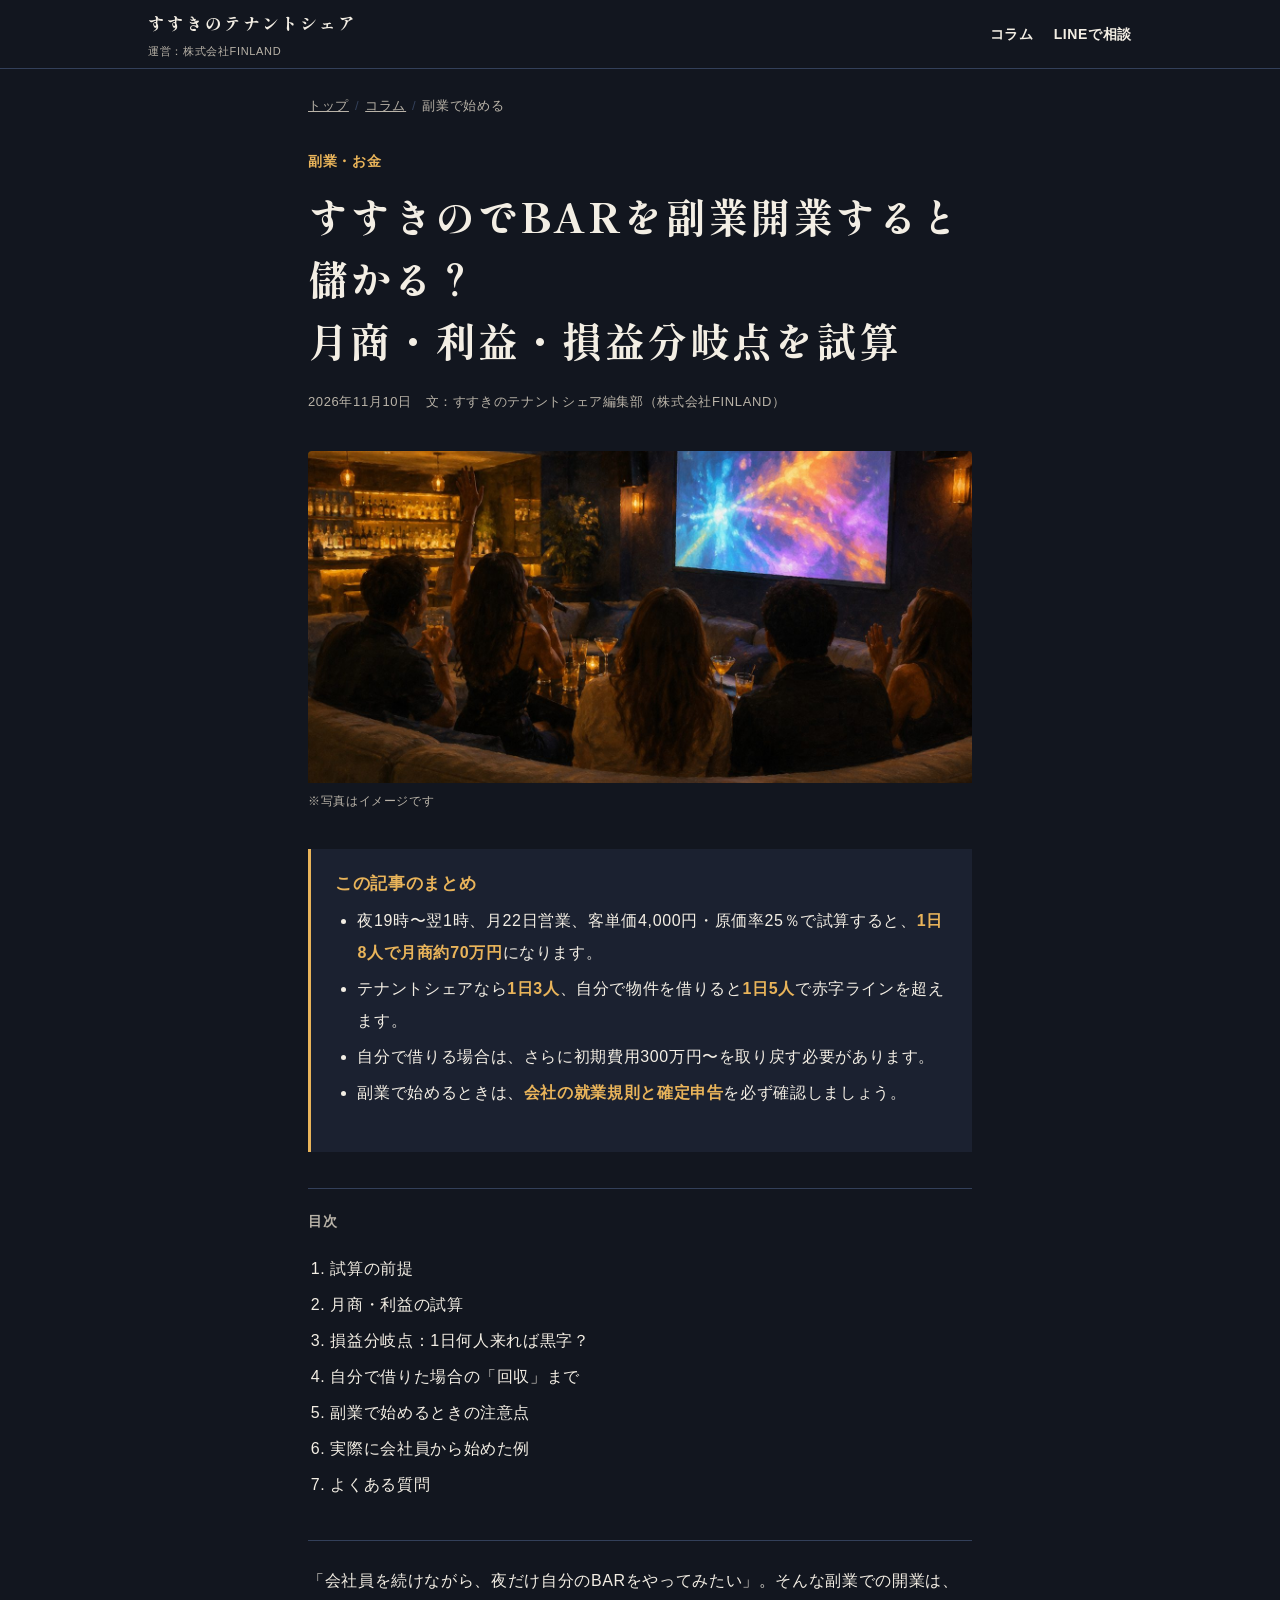
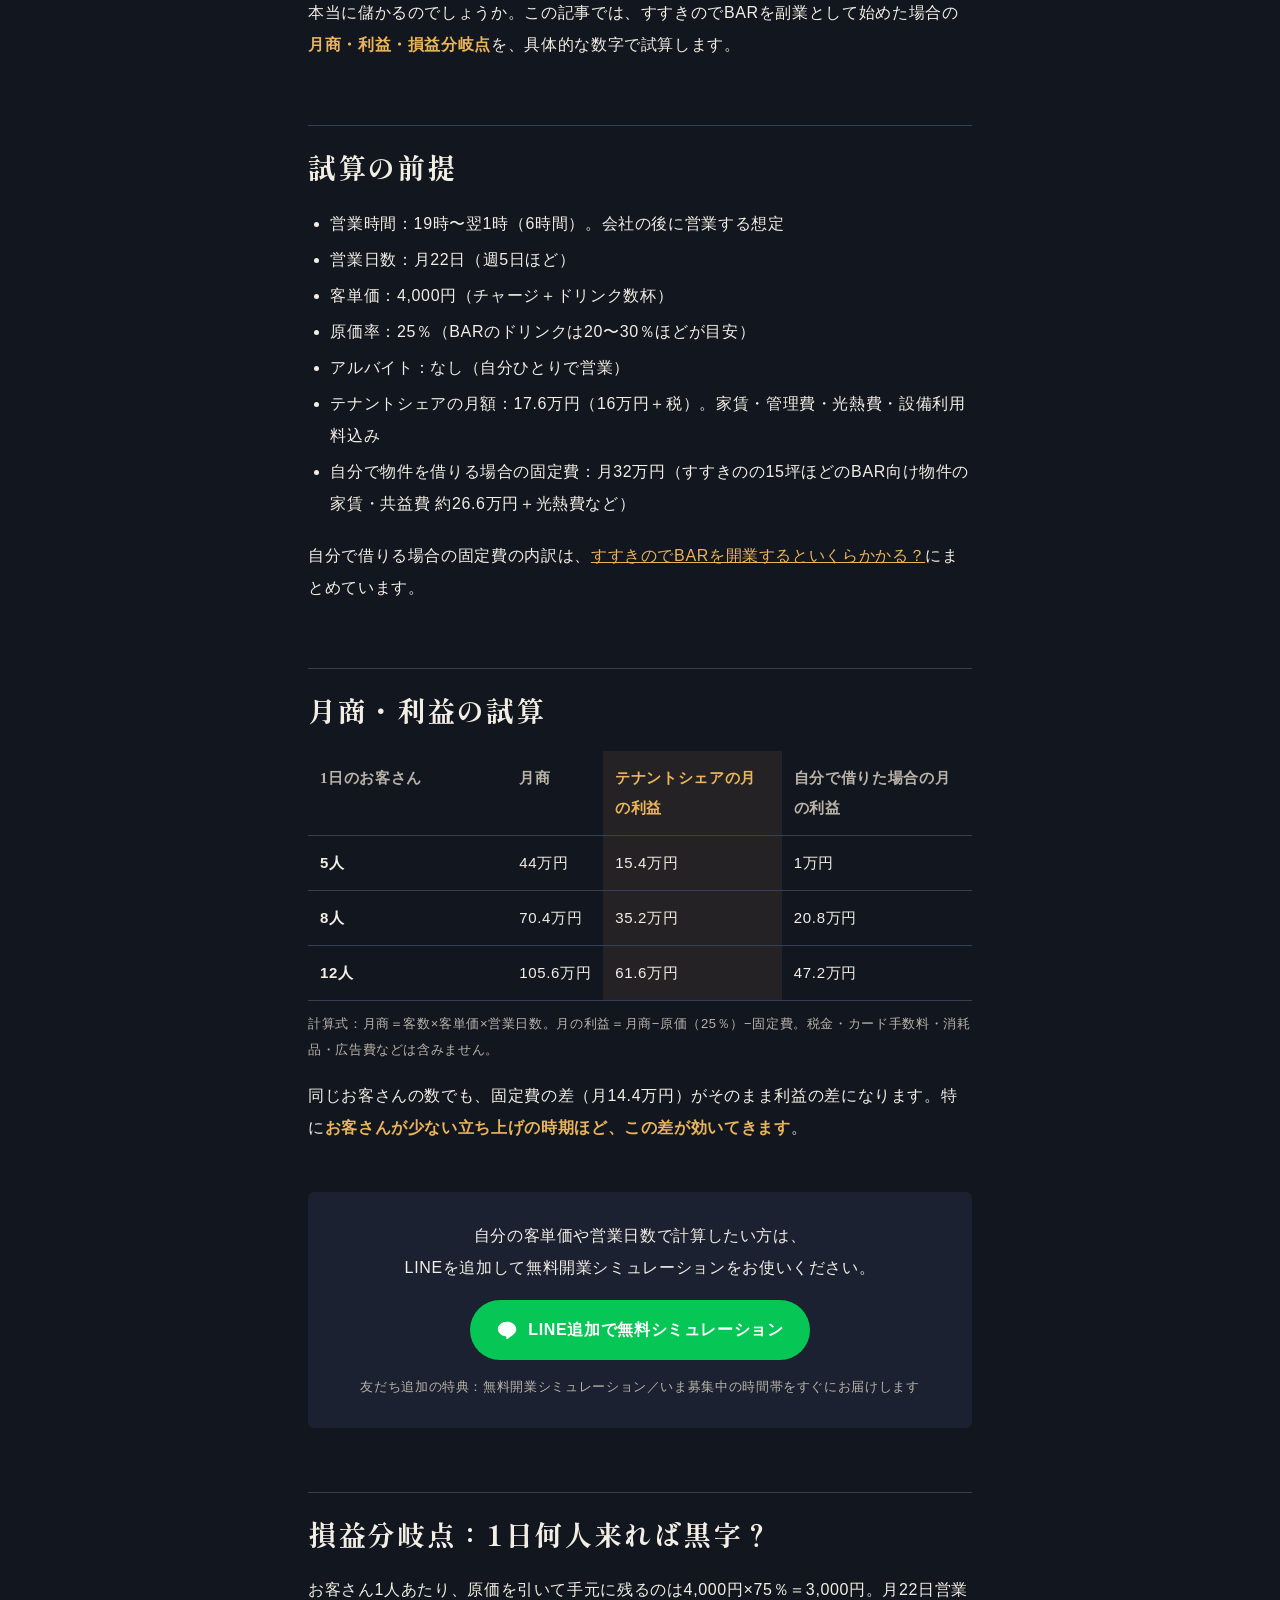
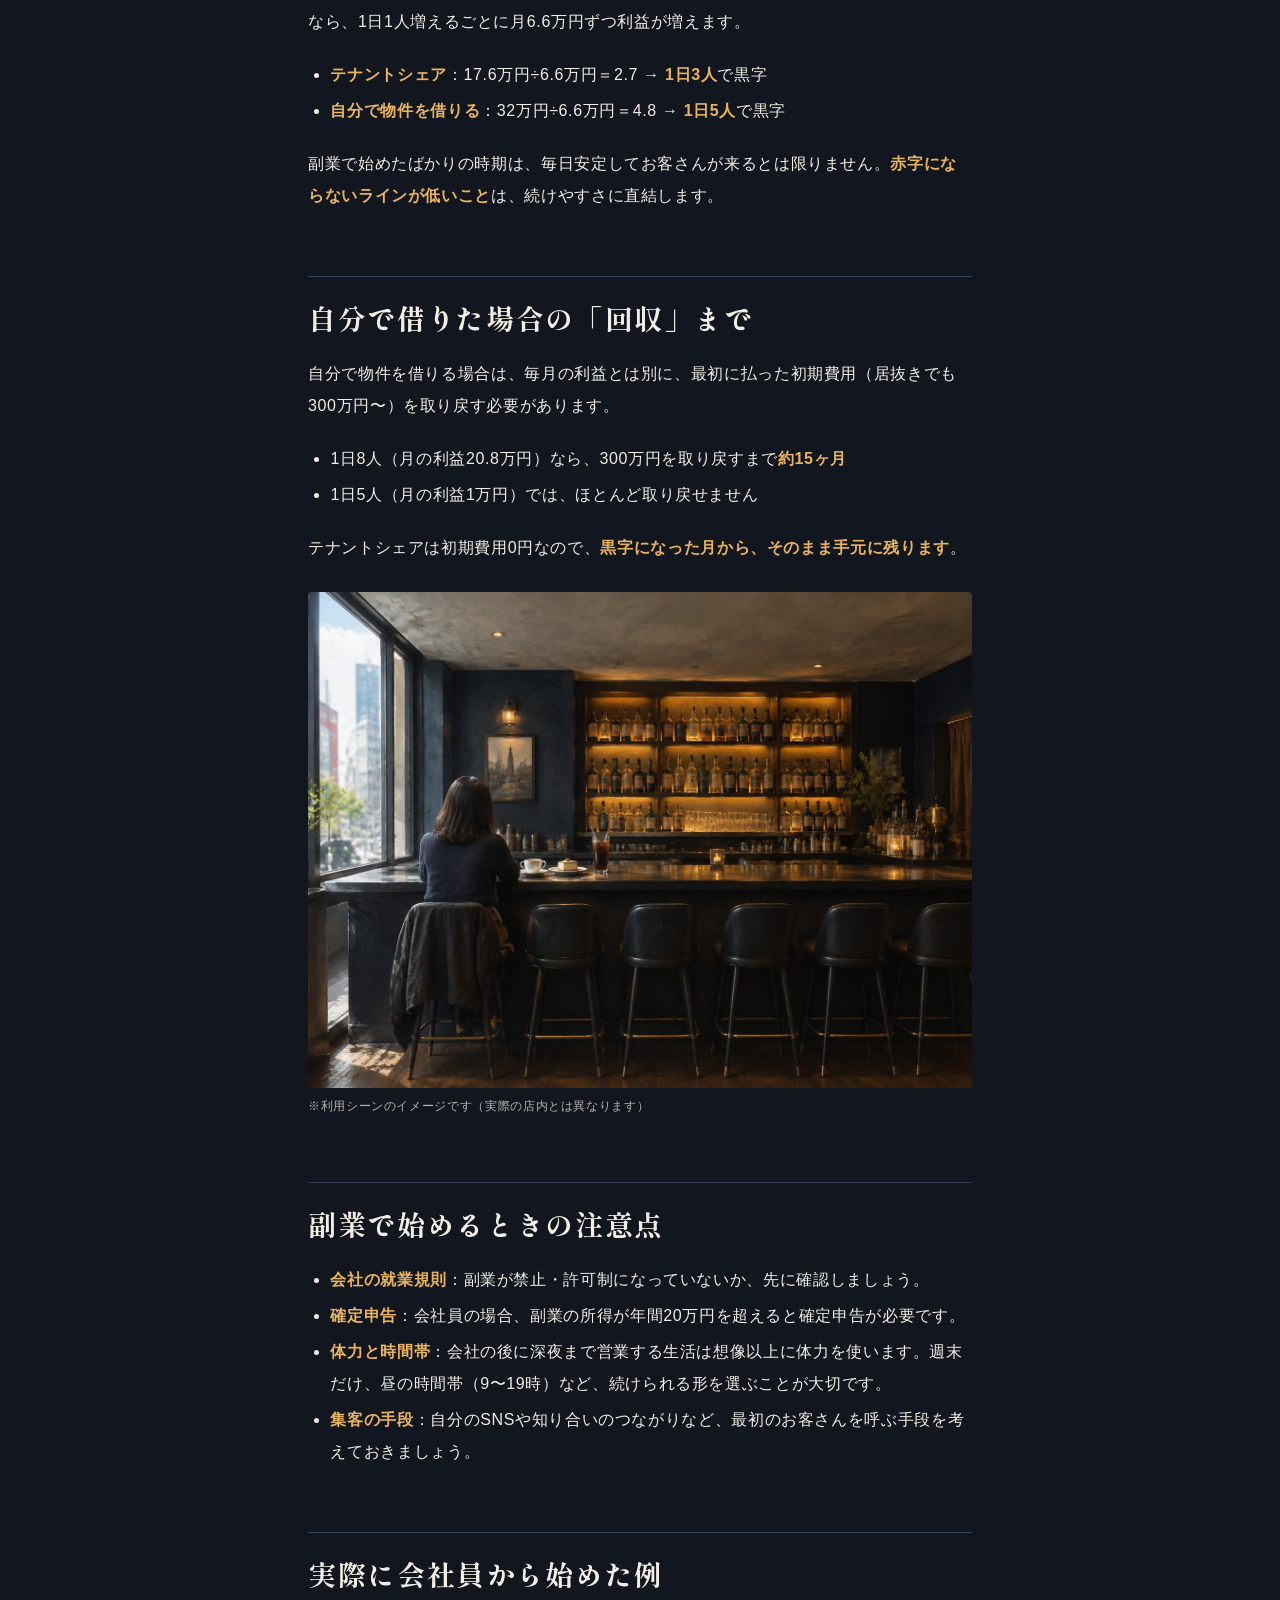
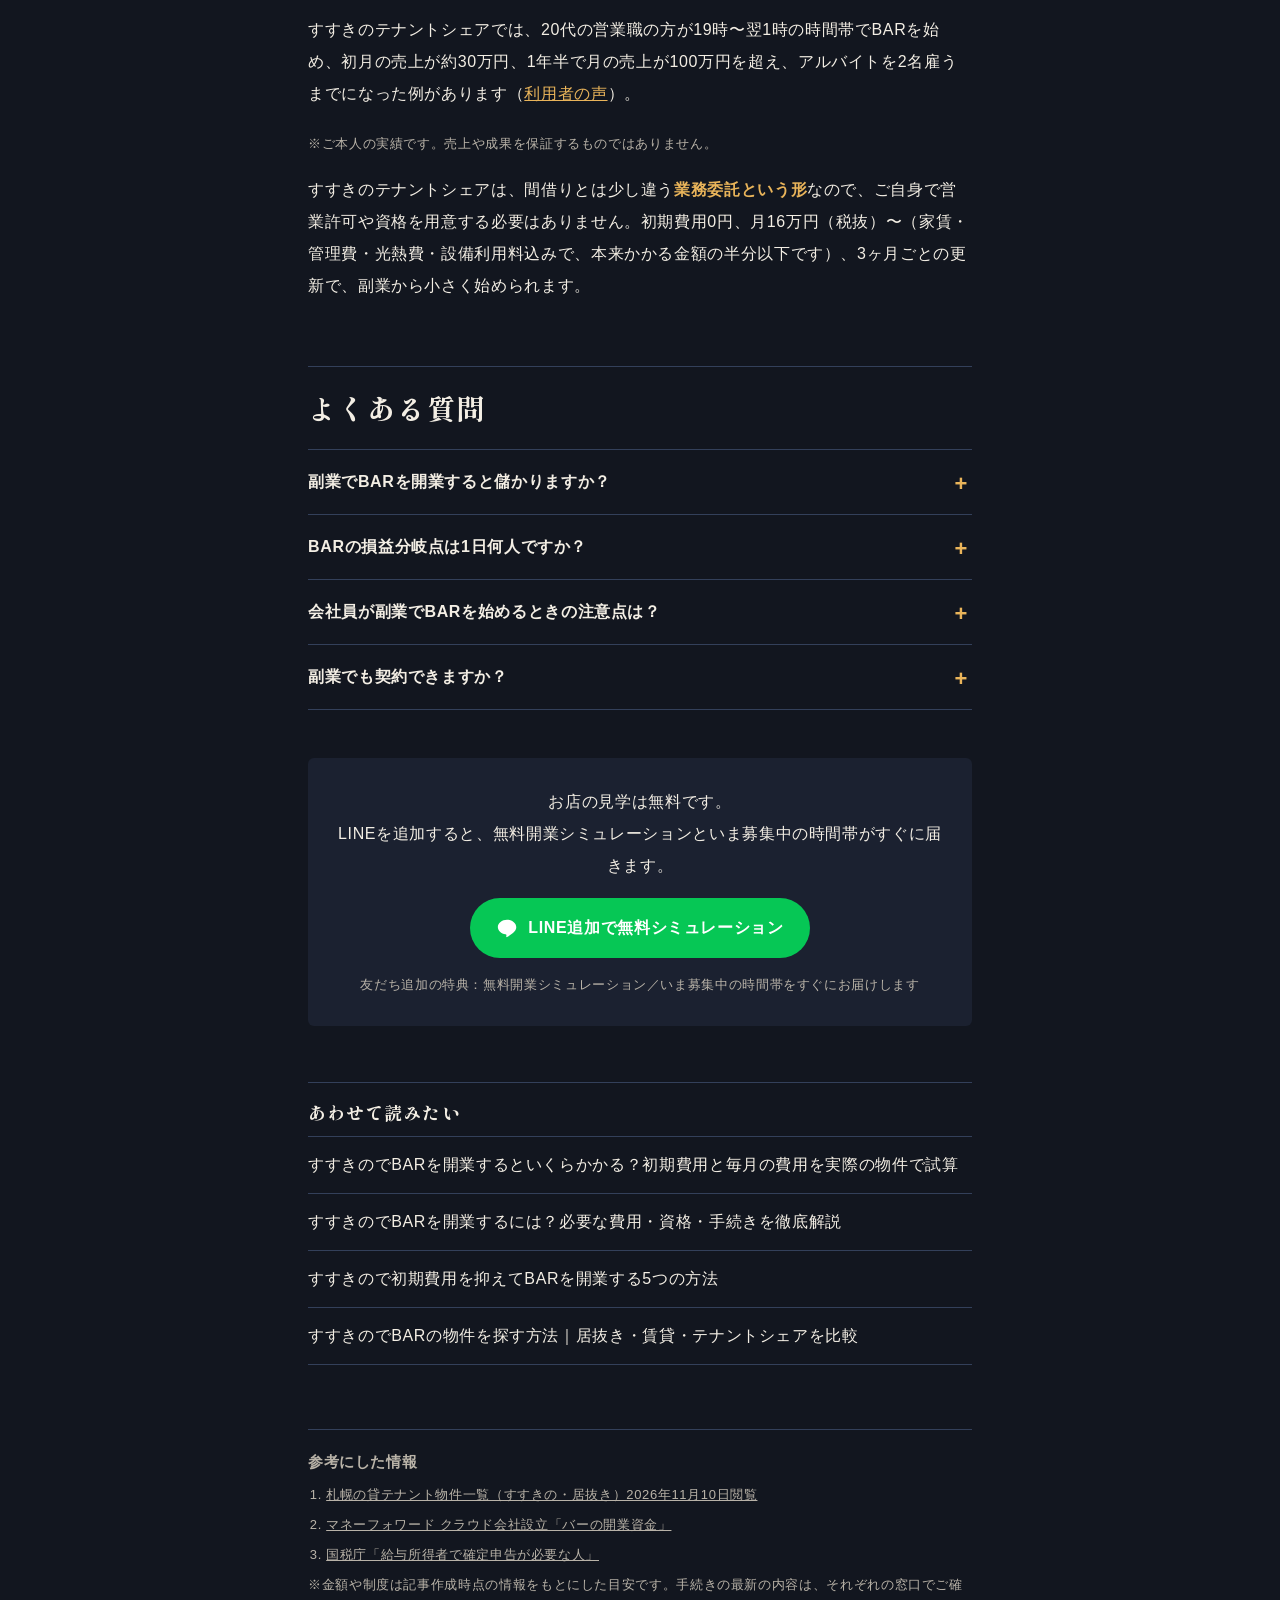
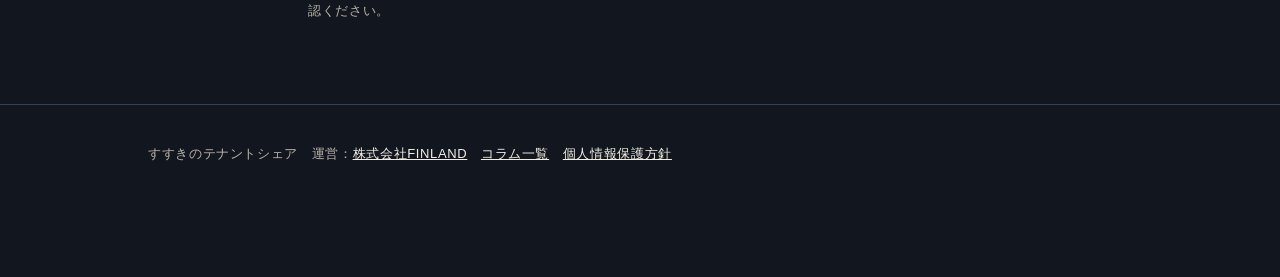
<file: column/bar-fukugyo-shuueki/index.html>
<!doctype html>
<html lang="ja">
<head>
<meta charset="utf-8">
<!-- Google tag (gtag.js) -->
<script async src="https://www.googletagmanager.com/gtag/js?id=G-40YMYY6KS2"></script>
<script>window.dataLayer=window.dataLayer||[];function gtag(){dataLayer.push(arguments);}gtag('js',new Date());gtag('config','G-40YMYY6KS2');</script>
<meta name="viewport" content="width=device-width, initial-scale=1">
<title>すすきのでBARを副業開業すると儲かる？月商・利益・損益分岐点を試算｜すすきのテナントシェア</title>
<meta name="description" content="会社員のまま、すすきので副業としてBARを始めたらいくら残る？夜の時間帯・週5日営業を例に、月商・利益・損益分岐点を自分で物件を借りた場合とテナントシェアで比較。副業で始めるときの注意点もまとめました。">
<link rel="canonical" href="https://susukino-tenantshare.com/column/bar-fukugyo-shuueki/">
<meta property="og:type" content="article">
<meta property="og:title" content="すすきのでBARを副業開業すると儲かる？月商・利益・損益分岐点を試算">
<meta property="og:description" content="夜だけ・週5日のBARで、月商・利益・損益分岐点を試算して比較。">
<meta property="og:url" content="https://susukino-tenantshare.com/column/bar-fukugyo-shuueki/">
<meta property="og:image" content="https://susukino-tenantshare.com/img/scene-box.jpg">
<meta name="twitter:card" content="summary_large_image">
<link rel="preconnect" href="https://fonts.googleapis.com">
<link rel="preconnect" href="https://fonts.gstatic.com" crossorigin>
<link href="https://fonts.googleapis.com/css2?family=Shippori+Mincho+B1:wght@600;800&family=Zen+Kaku+Gothic+New:wght@400;700&display=swap" rel="stylesheet">
<link rel="stylesheet" href="/column/column.css">
<script type="application/ld+json">
{"@context": "https://schema.org", "@type": "Article", "headline": "すすきのでBARを副業開業すると儲かる？月商・利益・損益分岐点を試算", "description": "会社員のまま、すすきので副業としてBARを始めたらいくら残る？夜の時間帯・週5日営業を例に、月商・利益・損益分岐点を自分で物件を借りた場合とテナントシェアで比較。副業で始めるときの注意点もまとめました。", "image": "https://susukino-tenantshare.com/img/scene-box.jpg", "datePublished": "2026-11-10", "dateModified": "2026-11-10", "author": {"@type": "Organization", "name": "株式会社FINLAND", "url": "https://finlandinc.jp/"}, "publisher": {"@type": "Organization", "name": "株式会社FINLAND", "url": "https://finlandinc.jp/"}, "mainEntityOfPage": "https://susukino-tenantshare.com/column/bar-fukugyo-shuueki/"}
</script>
<script type="application/ld+json">
{"@context": "https://schema.org", "@type": "BreadcrumbList", "itemListElement": [{"@type": "ListItem", "position": 1, "name": "すすきのテナントシェア", "item": "https://susukino-tenantshare.com/"}, {"@type": "ListItem", "position": 2, "name": "コラム", "item": "https://susukino-tenantshare.com/column/"}, {"@type": "ListItem", "position": 3, "name": "すすきのでBARを副業開業すると儲かる？月商・利益・損益分岐点を試算", "item": "https://susukino-tenantshare.com/column/bar-fukugyo-shuueki/"}]}
</script>
<script type="application/ld+json">
{"@context": "https://schema.org", "@type": "FAQPage", "mainEntity": [{"@type": "Question", "name": "副業でBARを開業すると儲かりますか？", "acceptedAnswer": {"@type": "Answer", "text": "夜19時〜翌1時・月22日営業、客単価4,000円・原価率25％の例では、1日8人で月商約70万円、テナントシェアなら月の利益は約35万円の試算です。お客さんの数や客単価によって大きく変わります。"}}, {"@type": "Question", "name": "BARの損益分岐点は1日何人ですか？", "acceptedAnswer": {"@type": "Answer", "text": "客単価4,000円・原価率25％・月22日営業の場合、固定費が月17.6万円のテナントシェアなら1日3人、自分で借りて固定費が月32万円なら1日5人が目安です。"}}, {"@type": "Question", "name": "会社員が副業でBARを始めるときの注意点は？", "acceptedAnswer": {"@type": "Answer", "text": "会社の就業規則で副業が認められているかの確認と、副業の所得が年間20万円を超える場合の確定申告が必要です。体力的に続けられる時間帯を選ぶことも大切です。"}}, {"@type": "Question", "name": "副業でも契約できますか？", "acceptedAnswer": {"@type": "Answer", "text": "すすきのテナントシェアは業務委託という形で、資格も不要です。時間帯は9〜19時、19〜翌1時、翌1〜9時から選べます。くわしくはLINEでご相談ください。"}}]}
</script>
</head>
<body>

<header class="top">
  <div class="wrap">
    <a class="logo" href="/">すすきのテナントシェア<small>運営：株式会社FINLAND</small></a>
    <nav><a href="/column/" class="hide-sp">コラム</a><a href="https://lin.ee/UEj2Vqx" target="_blank" rel="noopener">LINEで相談</a></nav>
  </div>
</header>

<main class="narrow">
  <ol class="crumb">
    <li><a href="/">トップ</a></li>
    <li><a href="/column/">コラム</a></li>
    <li>副業で始める</li>
  </ol>

  <div class="a-head">
    <p class="a-kicker">副業・お金</p>
    <h1>すすきのでBARを副業開業すると儲かる？<br>月商・利益・損益分岐点を試算</h1>
    <p class="a-meta"><time datetime="2026-11-10">2026年11月10日</time>　文：すすきのテナントシェア編集部（株式会社FINLAND）</p>
  </div>

  <figure class="a-hero">
    <img src="/img/scene-box.jpg" alt="ボックス席でプロジェクターを使いカラオケを楽しむグループ" width="1400" height="1046">
    <figcaption>※写真はイメージです</figcaption>
  </figure>

  <article class="body">
    <div class="summary">
      <h2>この記事のまとめ</h2>
      <ul>
        <li>夜19時〜翌1時、月22日営業、客単価4,000円・原価率25％で試算すると、<strong>1日8人で月商約70万円</strong>になります。</li>
        <li>テナントシェアなら<strong>1日3人</strong>、自分で物件を借りると<strong>1日5人</strong>で赤字ラインを超えます。</li>
        <li>自分で借りる場合は、さらに初期費用300万円〜を取り戻す必要があります。</li>
        <li>副業で始めるときは、<strong>会社の就業規則と確定申告</strong>を必ず確認しましょう。</li>
      </ul>
    </div>

    <nav class="toc" aria-label="目次">
      <p>目次</p>
      <ol>
        <li><a href="#premise">試算の前提</a></li>
        <li><a href="#result">月商・利益の試算</a></li>
        <li><a href="#breakeven">損益分岐点：1日何人来れば黒字？</a></li>
        <li><a href="#payback">自分で借りた場合の「回収」まで</a></li>
        <li><a href="#caution">副業で始めるときの注意点</a></li>
        <li><a href="#story">実際に会社員から始めた例</a></li>
        <li><a href="#faq">よくある質問</a></li>
      </ol>
    </nav>

    <p>「会社員を続けながら、夜だけ自分のBARをやってみたい」。そんな副業での開業は、本当に儲かるのでしょうか。この記事では、すすきのでBARを副業として始めた場合の<strong>月商・利益・損益分岐点</strong>を、具体的な数字で試算します。</p>

    <h2 id="premise">試算の前提</h2>
    <ul>
      <li>営業時間：19時〜翌1時（6時間）。会社の後に営業する想定</li>
      <li>営業日数：月22日（週5日ほど）</li>
      <li>客単価：4,000円（チャージ＋ドリンク数杯）</li>
      <li>原価率：25％（BARのドリンクは20〜30％ほどが目安）</li>
      <li>アルバイト：なし（自分ひとりで営業）</li>
      <li>テナントシェアの月額：17.6万円（16万円＋税）。家賃・管理費・光熱費・設備利用料込み</li>
      <li>自分で物件を借りる場合の固定費：月32万円（すすきのの15坪ほどのBAR向け物件の家賃・共益費 約26.6万円＋光熱費など）</li>
    </ul>
    <p>自分で借りる場合の固定費の内訳は、<a href="/column/susukino-bar-kaigyo-hiyou/">すすきのでBARを開業するといくらかかる？</a>にまとめています。</p>

    <h2 id="result">月商・利益の試算</h2>
    <div class="table-scroll">
      <table>
        <thead><tr><th>1日のお客さん</th><th>月商</th><th class="us">テナントシェアの月の利益</th><th>自分で借りた場合の月の利益</th></tr></thead>
        <tbody>
          <tr><th>5人</th><td class="num">44万円</td><td class="us num">15.4万円</td><td class="num">1万円</td></tr>
          <tr><th>8人</th><td class="num">70.4万円</td><td class="us num">35.2万円</td><td class="num">20.8万円</td></tr>
          <tr><th>12人</th><td class="num">105.6万円</td><td class="us num">61.6万円</td><td class="num">47.2万円</td></tr>
        </tbody>
      </table>
    </div>
    <p class="note">計算式：月商＝客数×客単価×営業日数。月の利益＝月商−原価（25％）−固定費。税金・カード手数料・消耗品・広告費などは含みません。</p>
    <p>同じお客さんの数でも、固定費の差（月14.4万円）がそのまま利益の差になります。特に<strong>お客さんが少ない立ち上げの時期ほど、この差が効いてきます</strong>。</p>

    
    <div class="cta-box">
      <p>自分の客単価や営業日数で計算したい方は、<br>LINEを追加して無料開業シミュレーションをお使いください。</p>
      <a class="btn-line" href="https://lin.ee/UEj2Vqx" target="_blank" rel="noopener"><svg viewBox="0 0 24 24" aria-hidden="true"><path fill="currentColor" d="M12 3C6.5 3 2 6.6 2 11c0 4 3.6 7.3 8.4 7.9.3.1.8.2.9.5.1.3.1.7 0 1l-.1.9c0 .3-.2 1 .9.6 1.1-.5 5.9-3.5 8-6 1.5-1.6 2-3.2 2-4.9C22 6.6 17.5 3 12 3z"/></svg>LINE追加で無料シミュレーション</a>
      <p class="sub">友だち追加の特典：無料開業シミュレーション／いま募集中の時間帯をすぐにお届けします</p>
    </div>


    <h2 id="breakeven">損益分岐点：1日何人来れば黒字？</h2>
    <p>お客さん1人あたり、原価を引いて手元に残るのは4,000円×75％＝3,000円。月22日営業なら、1日1人増えるごとに月6.6万円ずつ利益が増えます。</p>
    <ul>
      <li><strong>テナントシェア</strong>：17.6万円÷6.6万円＝2.7 → <strong>1日3人</strong>で黒字</li>
      <li><strong>自分で物件を借りる</strong>：32万円÷6.6万円＝4.8 → <strong>1日5人</strong>で黒字</li>
    </ul>
    <p>副業で始めたばかりの時期は、毎日安定してお客さんが来るとは限りません。<strong>赤字にならないラインが低いこと</strong>は、続けやすさに直結します。</p>

    <h2 id="payback">自分で借りた場合の「回収」まで</h2>
    <p>自分で物件を借りる場合は、毎月の利益とは別に、最初に払った初期費用（居抜きでも300万円〜）を取り戻す必要があります。</p>
    <ul>
      <li>1日8人（月の利益20.8万円）なら、300万円を取り戻すまで<strong>約15ヶ月</strong></li>
      <li>1日5人（月の利益1万円）では、ほとんど取り戻せません</li>
    </ul>
    <p>テナントシェアは初期費用0円なので、<strong>黒字になった月から、そのまま手元に残ります</strong>。</p>

        <figure class="a-fig"><img src="/img/scene-day.jpg" alt="昼の光が入るカウンターで、コーヒーとケーキを楽しむお客さん" width="1400" height="1046" loading="lazy"><figcaption>※利用シーンのイメージです（実際の店内とは異なります）</figcaption></figure>

    <h2 id="caution">副業で始めるときの注意点</h2>
    <ul>
      <li><strong>会社の就業規則</strong>：副業が禁止・許可制になっていないか、先に確認しましょう。</li>
      <li><strong>確定申告</strong>：会社員の場合、副業の所得が年間20万円を超えると確定申告が必要です。</li>
      <li><strong>体力と時間帯</strong>：会社の後に深夜まで営業する生活は想像以上に体力を使います。週末だけ、昼の時間帯（9〜19時）など、続けられる形を選ぶことが大切です。</li>
      <li><strong>集客の手段</strong>：自分のSNSや知り合いのつながりなど、最初のお客さんを呼ぶ手段を考えておきましょう。</li>
    </ul>

    <h2 id="story">実際に会社員から始めた例</h2>
    <p>すすきのテナントシェアでは、20代の営業職の方が19時〜翌1時の時間帯でBARを始め、初月の売上が約30万円、1年半で月の売上が100万円を超え、アルバイトを2名雇うまでになった例があります（<a href="/#voice-title">利用者の声</a>）。</p>
    <p class="note">※ご本人の実績です。売上や成果を保証するものではありません。</p>
    <p>すすきのテナントシェアは、間借りとは少し違う<strong>業務委託という形</strong>なので、ご自身で営業許可や資格を用意する必要はありません。初期費用0円、月16万円（税抜）〜（家賃・管理費・光熱費・設備利用料込みで、本来かかる金額の半分以下です）、3ヶ月ごとの更新で、副業から小さく始められます。</p>

    <h2 id="faq">よくある質問</h2>
    <div class="faq">
      <details><summary>副業でBARを開業すると儲かりますか？</summary><p>夜19時〜翌1時・月22日営業、客単価4,000円・原価率25％の例では、1日8人で月商約70万円、テナントシェアなら月の利益は約35万円の試算です。お客さんの数や客単価によって大きく変わります。</p></details>
      <details><summary>BARの損益分岐点は1日何人ですか？</summary><p>客単価4,000円・原価率25％・月22日営業の場合、固定費が月17.6万円のテナントシェアなら1日3人、自分で借りて固定費が月32万円なら1日5人が目安です。</p></details>
      <details><summary>会社員が副業でBARを始めるときの注意点は？</summary><p>会社の就業規則で副業が認められているかの確認と、副業の所得が年間20万円を超える場合の確定申告が必要です。体力的に続けられる時間帯を選ぶことも大切です。</p></details>
      <details><summary>副業でも契約できますか？</summary><p>すすきのテナントシェアは業務委託という形で、資格も不要です。時間帯は9〜19時、19〜翌1時、翌1〜9時から選べます。くわしくはLINEでご相談ください。</p></details>
    </div>

    <div class="cta-box">
      <p>お店の見学は無料です。<br>LINEを追加すると、無料開業シミュレーションといま募集中の時間帯がすぐに届きます。</p>
      <a class="btn-line" href="https://lin.ee/UEj2Vqx" target="_blank" rel="noopener"><svg viewBox="0 0 24 24" aria-hidden="true"><path fill="currentColor" d="M12 3C6.5 3 2 6.6 2 11c0 4 3.6 7.3 8.4 7.9.3.1.8.2.9.5.1.3.1.7 0 1l-.1.9c0 .3-.2 1 .9.6 1.1-.5 5.9-3.5 8-6 1.5-1.6 2-3.2 2-4.9C22 6.6 17.5 3 12 3z"/></svg>LINE追加で無料シミュレーション</a>
      <p class="sub">友だち追加の特典：無料開業シミュレーション／いま募集中の時間帯をすぐにお届けします</p>
    </div>

    <section class="related" aria-labelledby="rel-title">
      <h2 id="rel-title">あわせて読みたい</h2>
      <ul>
        <li><a href="/column/susukino-bar-kaigyo-hiyou/">すすきのでBARを開業するといくらかかる？初期費用と毎月の費用を実際の物件で試算</a></li>
        <li><a href="/column/susukino-bar-kaigyo/">すすきのでBARを開業するには？必要な費用・資格・手続きを徹底解説</a></li>
        <li><a href="/column/bar-kaigyo-shoki-hiyou-osaeru/">すすきので初期費用を抑えてBARを開業する5つの方法</a></li>
        <li><a href="/column/susukino-bar-bukken/">すすきのでBARの物件を探す方法｜居抜き・賃貸・テナントシェアを比較</a></li>
      </ul>
    </section>

    <section class="sources" aria-labelledby="src-title">
      <h2 id="src-title">参考にした情報</h2>
      <ol>
        <li><a href="https://www.rals.net/sapporo/business-rent/search?fw=%E3%81%99%E3%81%99%E3%81%8D%E3%81%AE+%E5%B1%85%E6%8A%9C%E3%81%8D+%E3%83%86%E3%83%8A%E3%83%B3%E3%83%88" rel="noopener" target="_blank">札幌の貸テナント物件一覧（すすきの・居抜き）2026年11月10日閲覧</a></li>
        <li><a href="https://biz.moneyforward.com/establish/basic/52819/" rel="noopener" target="_blank">マネーフォワード クラウド会社設立「バーの開業資金」</a></li>
        <li><a href="https://www.nta.go.jp/taxes/shiraberu/taxanswer/shotoku/1900.htm" rel="noopener" target="_blank">国税庁「給与所得者で確定申告が必要な人」</a></li>
      </ol>
      <p>※金額や制度は記事作成時点の情報をもとにした目安です。手続きの最新の内容は、それぞれの窓口でご確認ください。</p>
    </section>
  </article>
</main>

<footer>
  <div class="wrap">すすきのテナントシェア　運営：<a href="https://finlandinc.jp/">株式会社FINLAND</a>　<a href="/column/">コラム一覧</a>　<a href="https://finlandinc.jp/privacy/">個人情報保護方針</a></div>
</footer>

<div class="sticky"><a class="btn-line" href="https://lin.ee/UEj2Vqx" target="_blank" rel="noopener"><svg viewBox="0 0 24 24" aria-hidden="true"><path fill="currentColor" d="M12 3C6.5 3 2 6.6 2 11c0 4 3.6 7.3 8.4 7.9.3.1.8.2.9.5.1.3.1.7 0 1l-.1.9c0 .3-.2 1 .9.6 1.1-.5 5.9-3.5 8-6 1.5-1.6 2-3.2 2-4.9C22 6.6 17.5 3 12 3z"/></svg>LINE追加で無料シミュレーション</a></div>
</body>
</html>
</file>
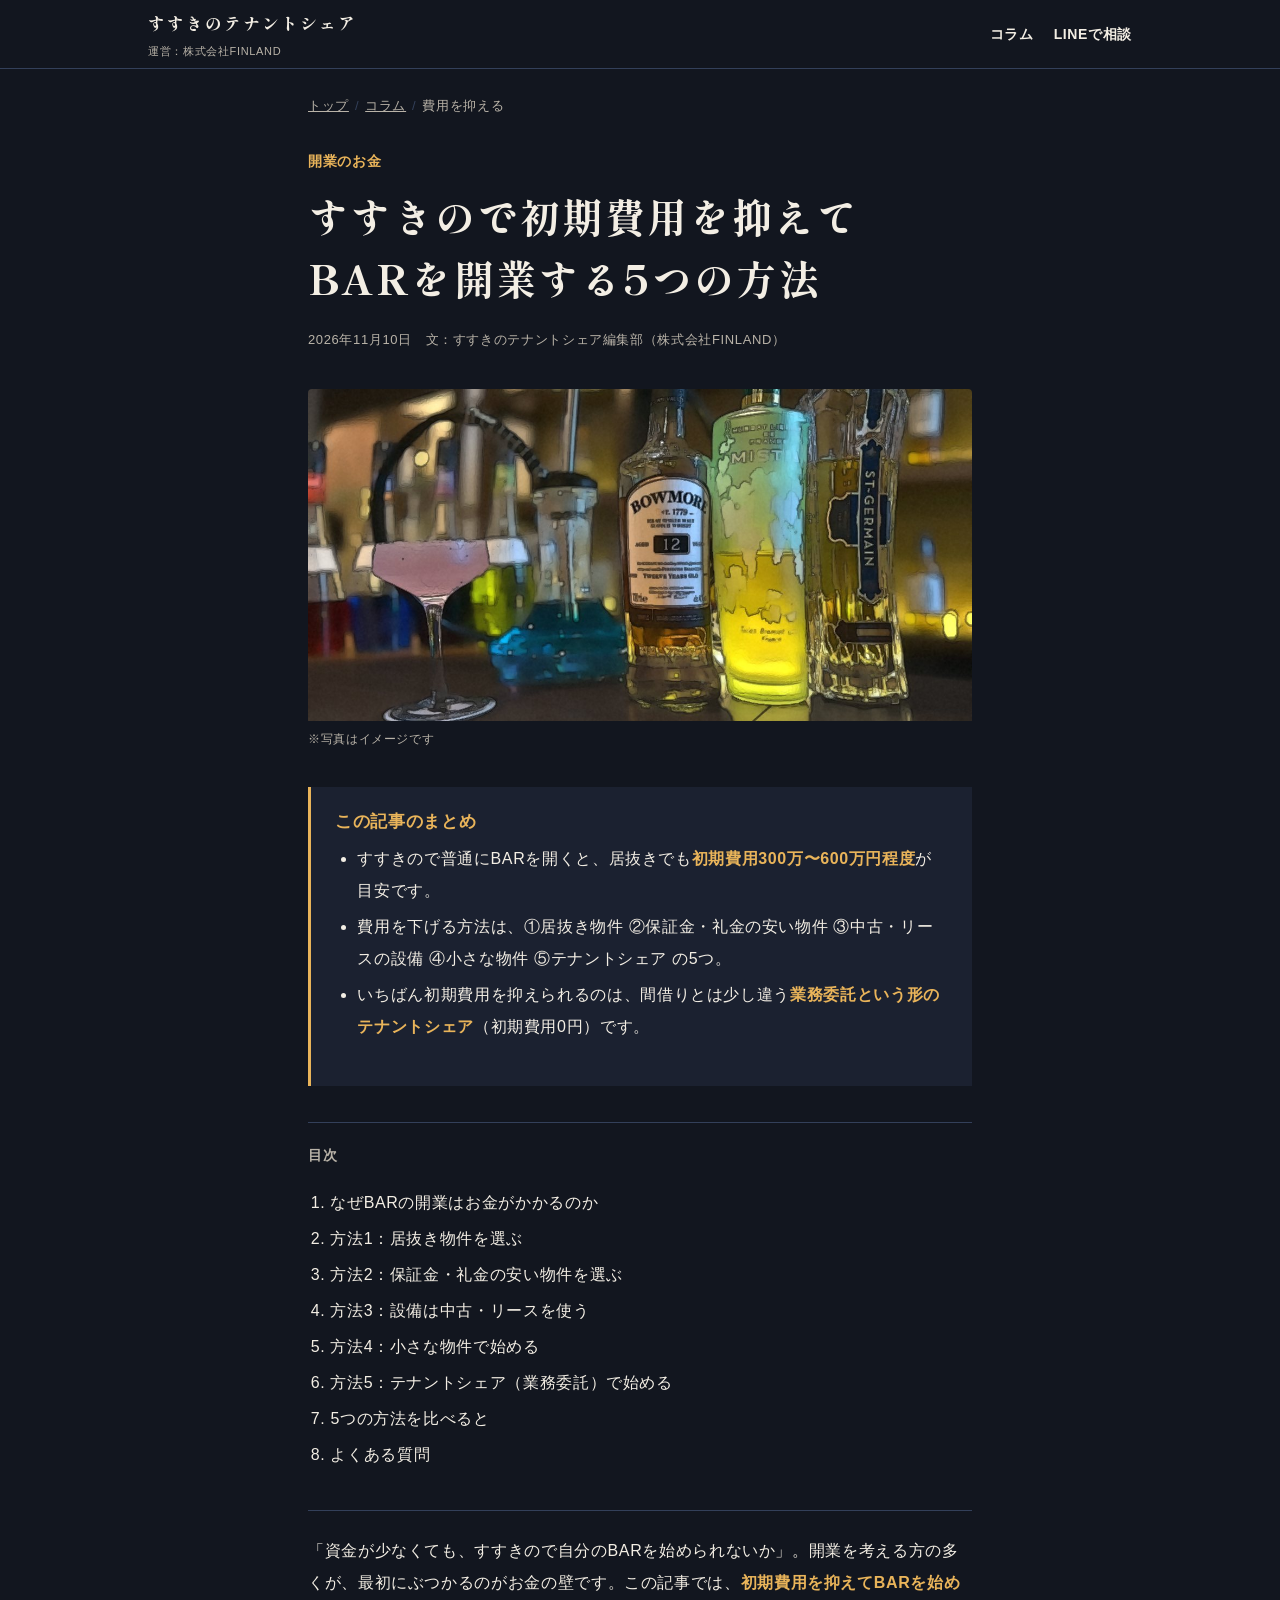
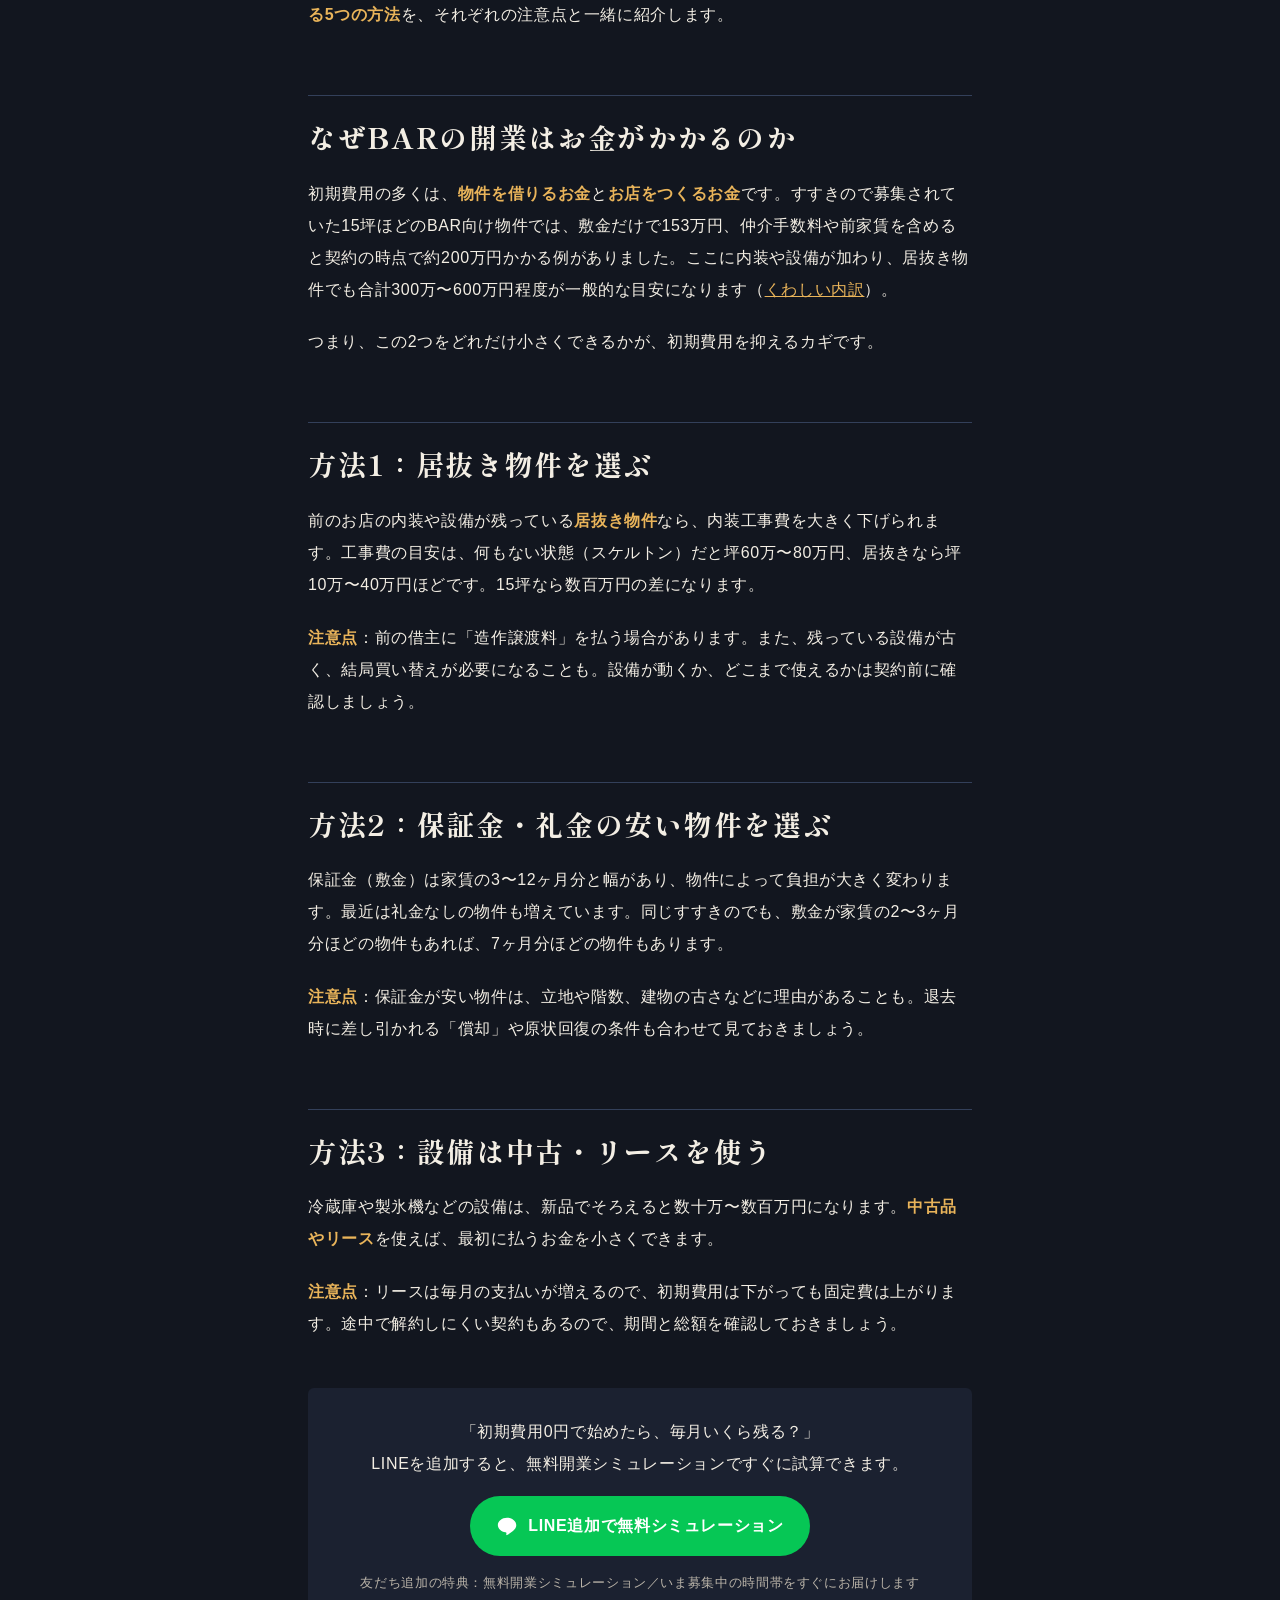
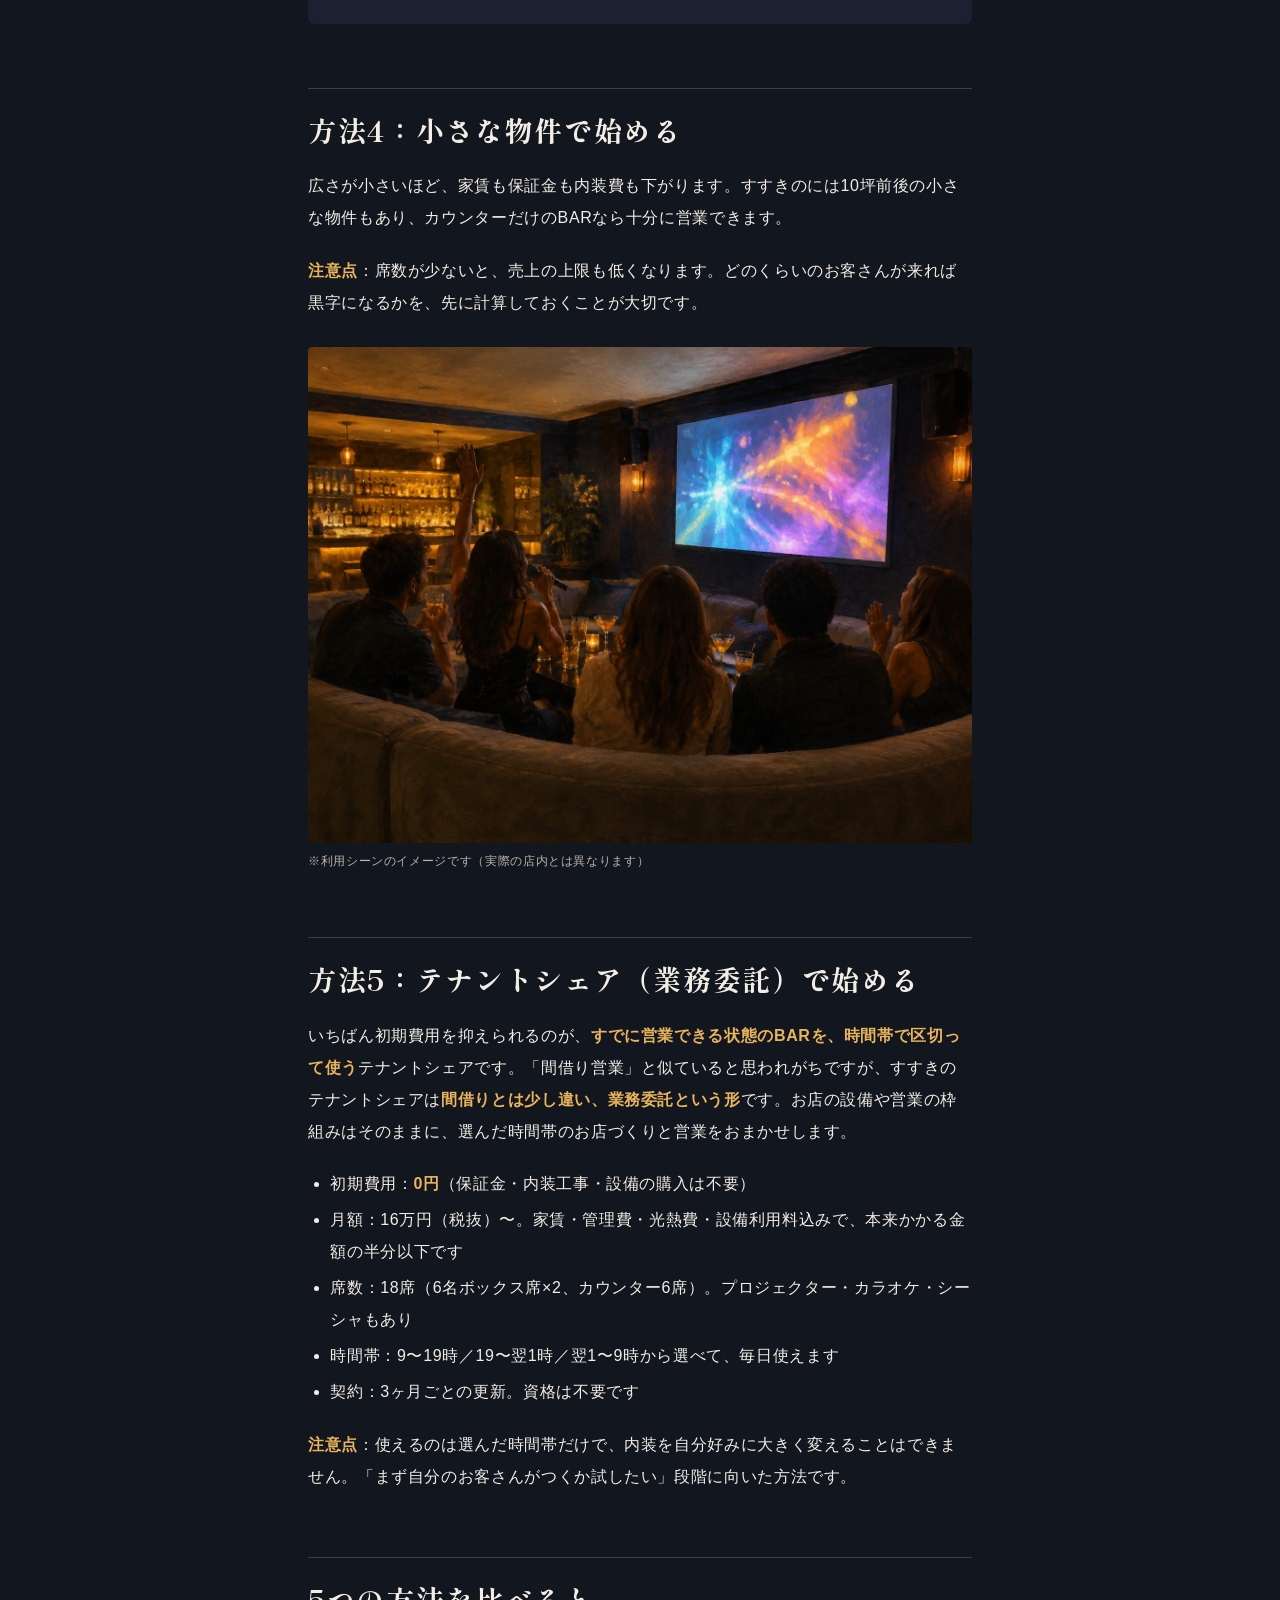
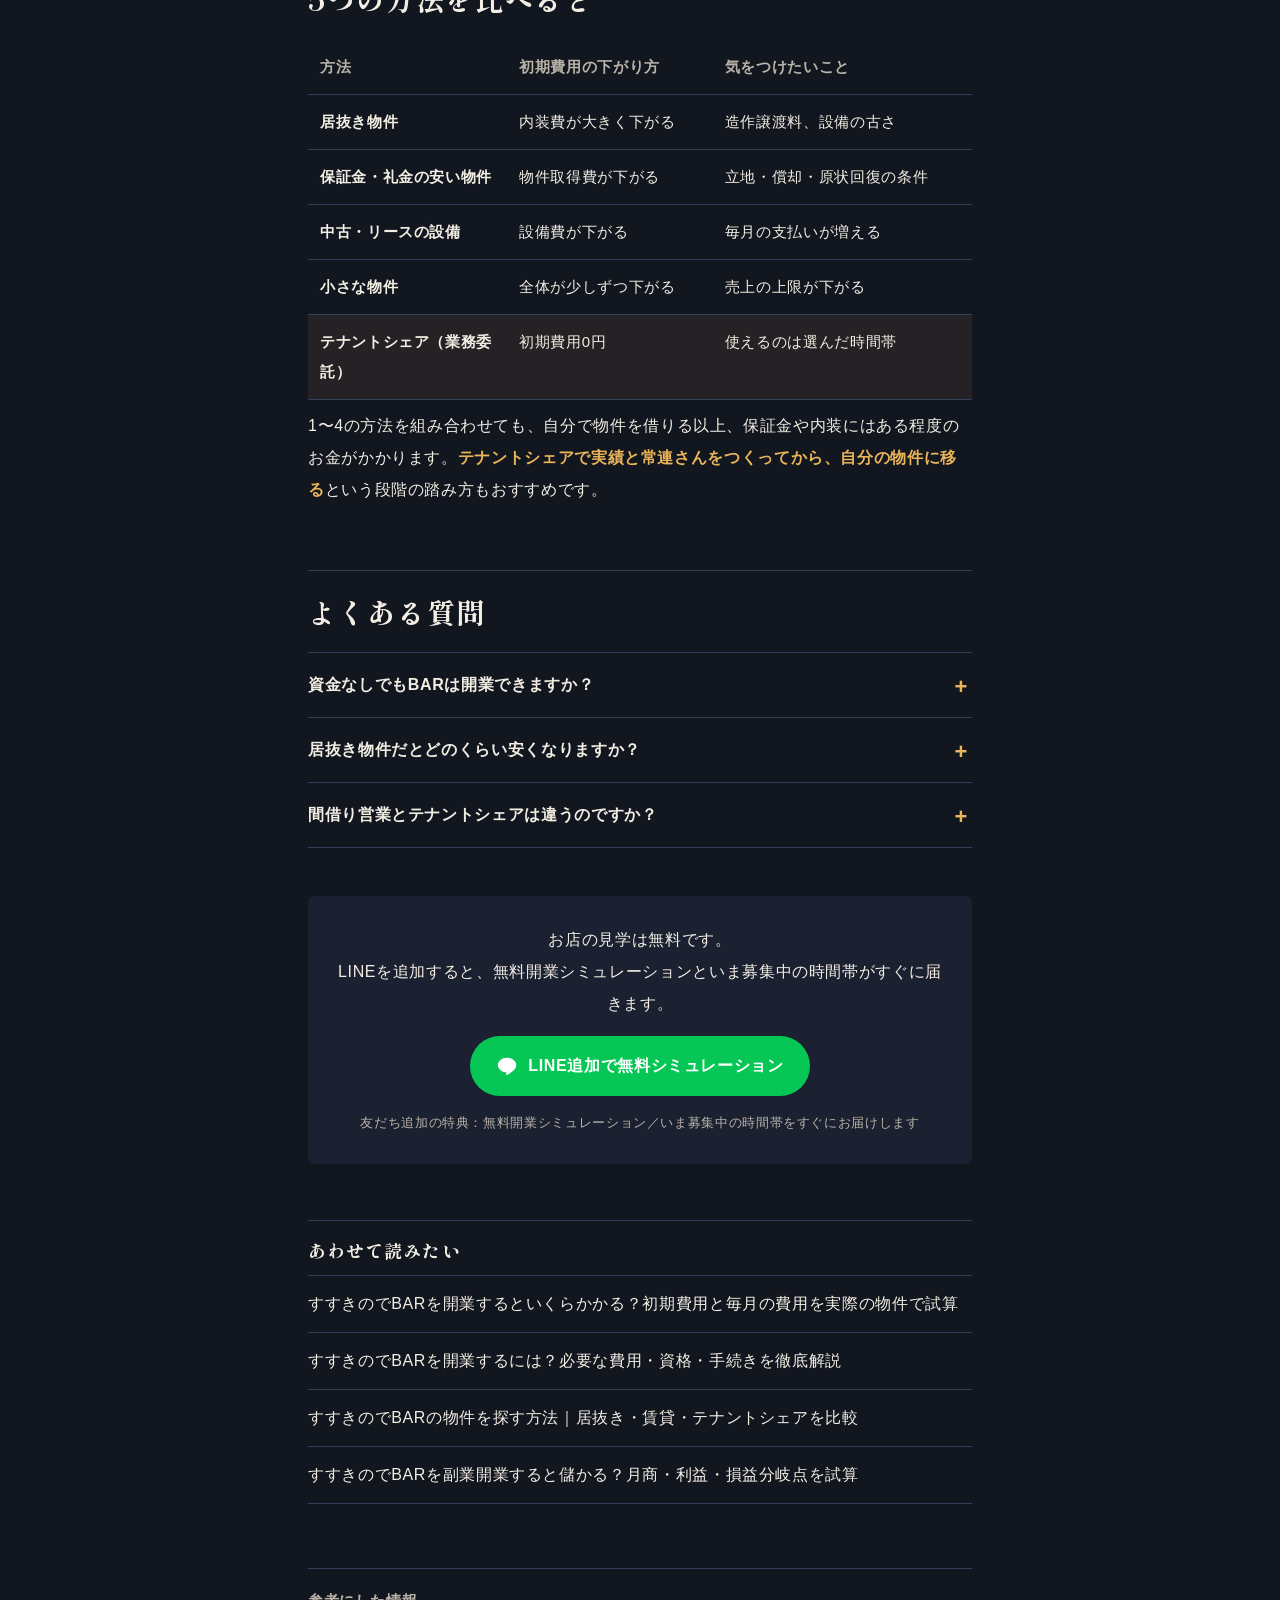
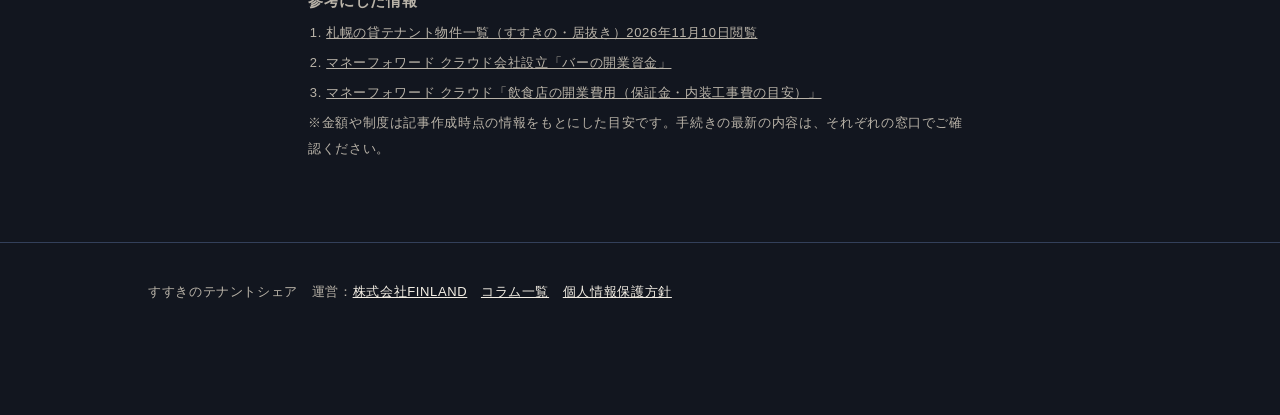
<file: column/bar-kaigyo-shoki-hiyou-osaeru/index.html>
<!doctype html>
<html lang="ja">
<head>
<meta charset="utf-8">
<!-- Google tag (gtag.js) -->
<script async src="https://www.googletagmanager.com/gtag/js?id=G-40YMYY6KS2"></script>
<script>window.dataLayer=window.dataLayer||[];function gtag(){dataLayer.push(arguments);}gtag('js',new Date());gtag('config','G-40YMYY6KS2');</script>
<meta name="viewport" content="width=device-width, initial-scale=1">
<title>すすきので初期費用を抑えてBARを開業する5つの方法｜すすきのテナントシェア</title>
<meta name="description" content="資金が少なくても、すすきのでBARを始めたい方へ。居抜き物件、保証金・礼金の安い物件、中古やリースの設備、小さな物件、そして間借りとは少し違う「業務委託」という形のテナントシェアまで、初期費用を抑える5つの方法を比較します。">
<link rel="canonical" href="https://susukino-tenantshare.com/column/bar-kaigyo-shoki-hiyou-osaeru/">
<meta property="og:type" content="article">
<meta property="og:title" content="すすきので初期費用を抑えてBARを開業する5つの方法">
<meta property="og:description" content="居抜き・設備リース・小さな物件・テナントシェアなど5つの方法を比較。">
<meta property="og:url" content="https://susukino-tenantshare.com/column/bar-kaigyo-shoki-hiyou-osaeru/">
<meta property="og:image" content="https://susukino-tenantshare.com/img/drinks.jpg">
<meta name="twitter:card" content="summary_large_image">
<link rel="preconnect" href="https://fonts.googleapis.com">
<link rel="preconnect" href="https://fonts.gstatic.com" crossorigin>
<link href="https://fonts.googleapis.com/css2?family=Shippori+Mincho+B1:wght@600;800&family=Zen+Kaku+Gothic+New:wght@400;700&display=swap" rel="stylesheet">
<link rel="stylesheet" href="/column/column.css">
<script type="application/ld+json">
{"@context": "https://schema.org", "@type": "Article", "headline": "すすきので初期費用を抑えてBARを開業する5つの方法", "description": "資金が少なくても、すすきのでBARを始めたい方へ。居抜き物件、保証金・礼金の安い物件、中古やリースの設備、小さな物件、そして間借りとは少し違う「業務委託」という形のテナントシェアまで、初期費用を抑える5つの方法を比較します。", "image": "https://susukino-tenantshare.com/img/drinks.jpg", "datePublished": "2026-11-10", "dateModified": "2026-11-10", "author": {"@type": "Organization", "name": "株式会社FINLAND", "url": "https://finlandinc.jp/"}, "publisher": {"@type": "Organization", "name": "株式会社FINLAND", "url": "https://finlandinc.jp/"}, "mainEntityOfPage": "https://susukino-tenantshare.com/column/bar-kaigyo-shoki-hiyou-osaeru/"}
</script>
<script type="application/ld+json">
{"@context": "https://schema.org", "@type": "BreadcrumbList", "itemListElement": [{"@type": "ListItem", "position": 1, "name": "すすきのテナントシェア", "item": "https://susukino-tenantshare.com/"}, {"@type": "ListItem", "position": 2, "name": "コラム", "item": "https://susukino-tenantshare.com/column/"}, {"@type": "ListItem", "position": 3, "name": "すすきので初期費用を抑えてBARを開業する5つの方法", "item": "https://susukino-tenantshare.com/column/bar-kaigyo-shoki-hiyou-osaeru/"}]}
</script>
<script type="application/ld+json">
{"@context": "https://schema.org", "@type": "FAQPage", "mainEntity": [{"@type": "Question", "name": "資金なしでもBARは開業できますか？", "acceptedAnswer": {"@type": "Answer", "text": "自分で物件を借りる場合は、居抜きでも300万〜600万円程度が一般的な目安です。すすきのテナントシェアなら初期費用0円、月16万円（税抜）〜で始められます。"}}, {"@type": "Question", "name": "居抜き物件だとどのくらい安くなりますか？", "acceptedAnswer": {"@type": "Answer", "text": "内装工事費の目安は、スケルトンで坪60万〜80万円、居抜きで坪10万〜40万円ほどです。15坪なら数百万円の差になります。ただし造作譲渡料がかかる場合があります。"}}, {"@type": "Question", "name": "間借り営業とテナントシェアは違うのですか？", "acceptedAnswer": {"@type": "Answer", "text": "すすきのテナントシェアは、間借りとは少し違い、業務委託という形です。お店の設備や営業の枠組みはそのままに、選んだ時間帯のお店づくりと営業をおまかせします。そのため、ご自身で資格を取る必要はありません。"}}]}
</script>
</head>
<body>

<header class="top">
  <div class="wrap">
    <a class="logo" href="/">すすきのテナントシェア<small>運営：株式会社FINLAND</small></a>
    <nav><a href="/column/" class="hide-sp">コラム</a><a href="https://lin.ee/UEj2Vqx" target="_blank" rel="noopener">LINEで相談</a></nav>
  </div>
</header>

<main class="narrow">
  <ol class="crumb">
    <li><a href="/">トップ</a></li>
    <li><a href="/column/">コラム</a></li>
    <li>費用を抑える</li>
  </ol>

  <div class="a-head">
    <p class="a-kicker">開業のお金</p>
    <h1>すすきので初期費用を抑えて<br>BARを開業する5つの方法</h1>
    <p class="a-meta"><time datetime="2026-11-10">2026年11月10日</time>　文：すすきのテナントシェア編集部（株式会社FINLAND）</p>
  </div>

  <figure class="a-hero">
    <img src="/img/drinks.jpg" alt="カウンターに並ぶカクテルとボトル" width="1224" height="904">
    <figcaption>※写真はイメージです</figcaption>
  </figure>

  <article class="body">
    <div class="summary">
      <h2>この記事のまとめ</h2>
      <ul>
        <li>すすきので普通にBARを開くと、居抜きでも<strong>初期費用300万〜600万円程度</strong>が目安です。</li>
        <li>費用を下げる方法は、①居抜き物件 ②保証金・礼金の安い物件 ③中古・リースの設備 ④小さな物件 ⑤テナントシェア の5つ。</li>
        <li>いちばん初期費用を抑えられるのは、間借りとは少し違う<strong>業務委託という形のテナントシェア</strong>（初期費用0円）です。</li>
      </ul>
    </div>

    <nav class="toc" aria-label="目次">
      <p>目次</p>
      <ol>
        <li><a href="#why">なぜBARの開業はお金がかかるのか</a></li>
        <li><a href="#m1">方法1：居抜き物件を選ぶ</a></li>
        <li><a href="#m2">方法2：保証金・礼金の安い物件を選ぶ</a></li>
        <li><a href="#m3">方法3：設備は中古・リースを使う</a></li>
        <li><a href="#m4">方法4：小さな物件で始める</a></li>
        <li><a href="#m5">方法5：テナントシェア（業務委託）で始める</a></li>
        <li><a href="#compare">5つの方法を比べると</a></li>
        <li><a href="#faq">よくある質問</a></li>
      </ol>
    </nav>

    <p>「資金が少なくても、すすきので自分のBARを始められないか」。開業を考える方の多くが、最初にぶつかるのがお金の壁です。この記事では、<strong>初期費用を抑えてBARを始める5つの方法</strong>を、それぞれの注意点と一緒に紹介します。</p>

    <h2 id="why">なぜBARの開業はお金がかかるのか</h2>
    <p>初期費用の多くは、<strong>物件を借りるお金</strong>と<strong>お店をつくるお金</strong>です。すすきので募集されていた15坪ほどのBAR向け物件では、敷金だけで153万円、仲介手数料や前家賃を含めると契約の時点で約200万円かかる例がありました。ここに内装や設備が加わり、居抜き物件でも合計300万〜600万円程度が一般的な目安になります（<a href="/column/susukino-bar-kaigyo-hiyou/">くわしい内訳</a>）。</p>
    <p>つまり、この2つをどれだけ小さくできるかが、初期費用を抑えるカギです。</p>

    <h2 id="m1">方法1：居抜き物件を選ぶ</h2>
    <p>前のお店の内装や設備が残っている<strong>居抜き物件</strong>なら、内装工事費を大きく下げられます。工事費の目安は、何もない状態（スケルトン）だと坪60万〜80万円、居抜きなら坪10万〜40万円ほどです。15坪なら数百万円の差になります。</p>
    <p><strong>注意点</strong>：前の借主に「造作譲渡料」を払う場合があります。また、残っている設備が古く、結局買い替えが必要になることも。設備が動くか、どこまで使えるかは契約前に確認しましょう。</p>

    <h2 id="m2">方法2：保証金・礼金の安い物件を選ぶ</h2>
    <p>保証金（敷金）は家賃の3〜12ヶ月分と幅があり、物件によって負担が大きく変わります。最近は礼金なしの物件も増えています。同じすすきのでも、敷金が家賃の2〜3ヶ月分ほどの物件もあれば、7ヶ月分ほどの物件もあります。</p>
    <p><strong>注意点</strong>：保証金が安い物件は、立地や階数、建物の古さなどに理由があることも。退去時に差し引かれる「償却」や原状回復の条件も合わせて見ておきましょう。</p>

    <h2 id="m3">方法3：設備は中古・リースを使う</h2>
    <p>冷蔵庫や製氷機などの設備は、新品でそろえると数十万〜数百万円になります。<strong>中古品やリース</strong>を使えば、最初に払うお金を小さくできます。</p>
    <p><strong>注意点</strong>：リースは毎月の支払いが増えるので、初期費用は下がっても固定費は上がります。途中で解約しにくい契約もあるので、期間と総額を確認しておきましょう。</p>

    
    <div class="cta-box">
      <p>「初期費用0円で始めたら、毎月いくら残る？」<br>LINEを追加すると、無料開業シミュレーションですぐに試算できます。</p>
      <a class="btn-line" href="https://lin.ee/UEj2Vqx" target="_blank" rel="noopener"><svg viewBox="0 0 24 24" aria-hidden="true"><path fill="currentColor" d="M12 3C6.5 3 2 6.6 2 11c0 4 3.6 7.3 8.4 7.9.3.1.8.2.9.5.1.3.1.7 0 1l-.1.9c0 .3-.2 1 .9.6 1.1-.5 5.9-3.5 8-6 1.5-1.6 2-3.2 2-4.9C22 6.6 17.5 3 12 3z"/></svg>LINE追加で無料シミュレーション</a>
      <p class="sub">友だち追加の特典：無料開業シミュレーション／いま募集中の時間帯をすぐにお届けします</p>
    </div>


    <h2 id="m4">方法4：小さな物件で始める</h2>
    <p>広さが小さいほど、家賃も保証金も内装費も下がります。すすきのには10坪前後の小さな物件もあり、カウンターだけのBARなら十分に営業できます。</p>
    <p><strong>注意点</strong>：席数が少ないと、売上の上限も低くなります。どのくらいのお客さんが来れば黒字になるかを、先に計算しておくことが大切です。</p>

        <figure class="a-fig"><img src="/img/scene-box.jpg" alt="ボックス席でプロジェクターを使いカラオケを楽しむグループ" width="1400" height="1046" loading="lazy"><figcaption>※利用シーンのイメージです（実際の店内とは異なります）</figcaption></figure>

    <h2 id="m5">方法5：テナントシェア（業務委託）で始める</h2>
    <p>いちばん初期費用を抑えられるのが、<strong>すでに営業できる状態のBARを、時間帯で区切って使う</strong>テナントシェアです。「間借り営業」と似ていると思われがちですが、すすきのテナントシェアは<strong>間借りとは少し違い、業務委託という形</strong>です。お店の設備や営業の枠組みはそのままに、選んだ時間帯のお店づくりと営業をおまかせします。</p>
    <ul>
      <li>初期費用：<strong>0円</strong>（保証金・内装工事・設備の購入は不要）</li>
      <li>月額：16万円（税抜）〜。家賃・管理費・光熱費・設備利用料込みで、本来かかる金額の半分以下です</li>
      <li>席数：18席（6名ボックス席×2、カウンター6席）。プロジェクター・カラオケ・シーシャもあり</li>
      <li>時間帯：9〜19時／19〜翌1時／翌1〜9時から選べて、毎日使えます</li>
      <li>契約：3ヶ月ごとの更新。資格は不要です</li>
    </ul>
    <p><strong>注意点</strong>：使えるのは選んだ時間帯だけで、内装を自分好みに大きく変えることはできません。「まず自分のお客さんがつくか試したい」段階に向いた方法です。</p>

    <h2 id="compare">5つの方法を比べると</h2>
    <div class="table-scroll">
      <table>
        <thead><tr><th>方法</th><th>初期費用の下がり方</th><th>気をつけたいこと</th></tr></thead>
        <tbody>
          <tr><th>居抜き物件</th><td>内装費が大きく下がる</td><td>造作譲渡料、設備の古さ</td></tr>
          <tr><th>保証金・礼金の安い物件</th><td>物件取得費が下がる</td><td>立地・償却・原状回復の条件</td></tr>
          <tr><th>中古・リースの設備</th><td>設備費が下がる</td><td>毎月の支払いが増える</td></tr>
          <tr><th>小さな物件</th><td>全体が少しずつ下がる</td><td>売上の上限が下がる</td></tr>
          <tr><th class="us">テナントシェア（業務委託）</th><td class="us">初期費用0円</td><td class="us">使えるのは選んだ時間帯</td></tr>
        </tbody>
      </table>
    </div>
    <p>1〜4の方法を組み合わせても、自分で物件を借りる以上、保証金や内装にはある程度のお金がかかります。<strong>テナントシェアで実績と常連さんをつくってから、自分の物件に移る</strong>という段階の踏み方もおすすめです。</p>

    <h2 id="faq">よくある質問</h2>
    <div class="faq">
      <details><summary>資金なしでもBARは開業できますか？</summary><p>自分で物件を借りる場合は、居抜きでも300万〜600万円程度が一般的な目安です。すすきのテナントシェアなら初期費用0円、月16万円（税抜）〜で始められます。</p></details>
      <details><summary>居抜き物件だとどのくらい安くなりますか？</summary><p>内装工事費の目安は、スケルトンで坪60万〜80万円、居抜きで坪10万〜40万円ほどです。15坪なら数百万円の差になります。ただし造作譲渡料がかかる場合があります。</p></details>
      <details><summary>間借り営業とテナントシェアは違うのですか？</summary><p>すすきのテナントシェアは、間借りとは少し違い、業務委託という形です。お店の設備や営業の枠組みはそのままに、選んだ時間帯のお店づくりと営業をおまかせします。そのため、ご自身で資格を取る必要はありません。</p></details>
    </div>

    <div class="cta-box">
      <p>お店の見学は無料です。<br>LINEを追加すると、無料開業シミュレーションといま募集中の時間帯がすぐに届きます。</p>
      <a class="btn-line" href="https://lin.ee/UEj2Vqx" target="_blank" rel="noopener"><svg viewBox="0 0 24 24" aria-hidden="true"><path fill="currentColor" d="M12 3C6.5 3 2 6.6 2 11c0 4 3.6 7.3 8.4 7.9.3.1.8.2.9.5.1.3.1.7 0 1l-.1.9c0 .3-.2 1 .9.6 1.1-.5 5.9-3.5 8-6 1.5-1.6 2-3.2 2-4.9C22 6.6 17.5 3 12 3z"/></svg>LINE追加で無料シミュレーション</a>
      <p class="sub">友だち追加の特典：無料開業シミュレーション／いま募集中の時間帯をすぐにお届けします</p>
    </div>

    <section class="related" aria-labelledby="rel-title">
      <h2 id="rel-title">あわせて読みたい</h2>
      <ul>
        <li><a href="/column/susukino-bar-kaigyo-hiyou/">すすきのでBARを開業するといくらかかる？初期費用と毎月の費用を実際の物件で試算</a></li>
        <li><a href="/column/susukino-bar-kaigyo/">すすきのでBARを開業するには？必要な費用・資格・手続きを徹底解説</a></li>
        <li><a href="/column/susukino-bar-bukken/">すすきのでBARの物件を探す方法｜居抜き・賃貸・テナントシェアを比較</a></li>
        <li><a href="/column/bar-fukugyo-shuueki/">すすきのでBARを副業開業すると儲かる？月商・利益・損益分岐点を試算</a></li>
      </ul>
    </section>

    <section class="sources" aria-labelledby="src-title">
      <h2 id="src-title">参考にした情報</h2>
      <ol>
        <li><a href="https://www.rals.net/sapporo/business-rent/search?fw=%E3%81%99%E3%81%99%E3%81%8D%E3%81%AE+%E5%B1%85%E6%8A%9C%E3%81%8D+%E3%83%86%E3%83%8A%E3%83%B3%E3%83%88" rel="noopener" target="_blank">札幌の貸テナント物件一覧（すすきの・居抜き）2026年11月10日閲覧</a></li>
        <li><a href="https://biz.moneyforward.com/establish/basic/52819/" rel="noopener" target="_blank">マネーフォワード クラウド会社設立「バーの開業資金」</a></li>
        <li><a href="https://biz.moneyforward.com/restaurant/basic/2082/" rel="noopener" target="_blank">マネーフォワード クラウド「飲食店の開業費用（保証金・内装工事費の目安）」</a></li>
      </ol>
      <p>※金額や制度は記事作成時点の情報をもとにした目安です。手続きの最新の内容は、それぞれの窓口でご確認ください。</p>
    </section>
  </article>
</main>

<footer>
  <div class="wrap">すすきのテナントシェア　運営：<a href="https://finlandinc.jp/">株式会社FINLAND</a>　<a href="/column/">コラム一覧</a>　<a href="https://finlandinc.jp/privacy/">個人情報保護方針</a></div>
</footer>

<div class="sticky"><a class="btn-line" href="https://lin.ee/UEj2Vqx" target="_blank" rel="noopener"><svg viewBox="0 0 24 24" aria-hidden="true"><path fill="currentColor" d="M12 3C6.5 3 2 6.6 2 11c0 4 3.6 7.3 8.4 7.9.3.1.8.2.9.5.1.3.1.7 0 1l-.1.9c0 .3-.2 1 .9.6 1.1-.5 5.9-3.5 8-6 1.5-1.6 2-3.2 2-4.9C22 6.6 17.5 3 12 3z"/></svg>LINE追加で無料シミュレーション</a></div>
</body>
</html>
</file>
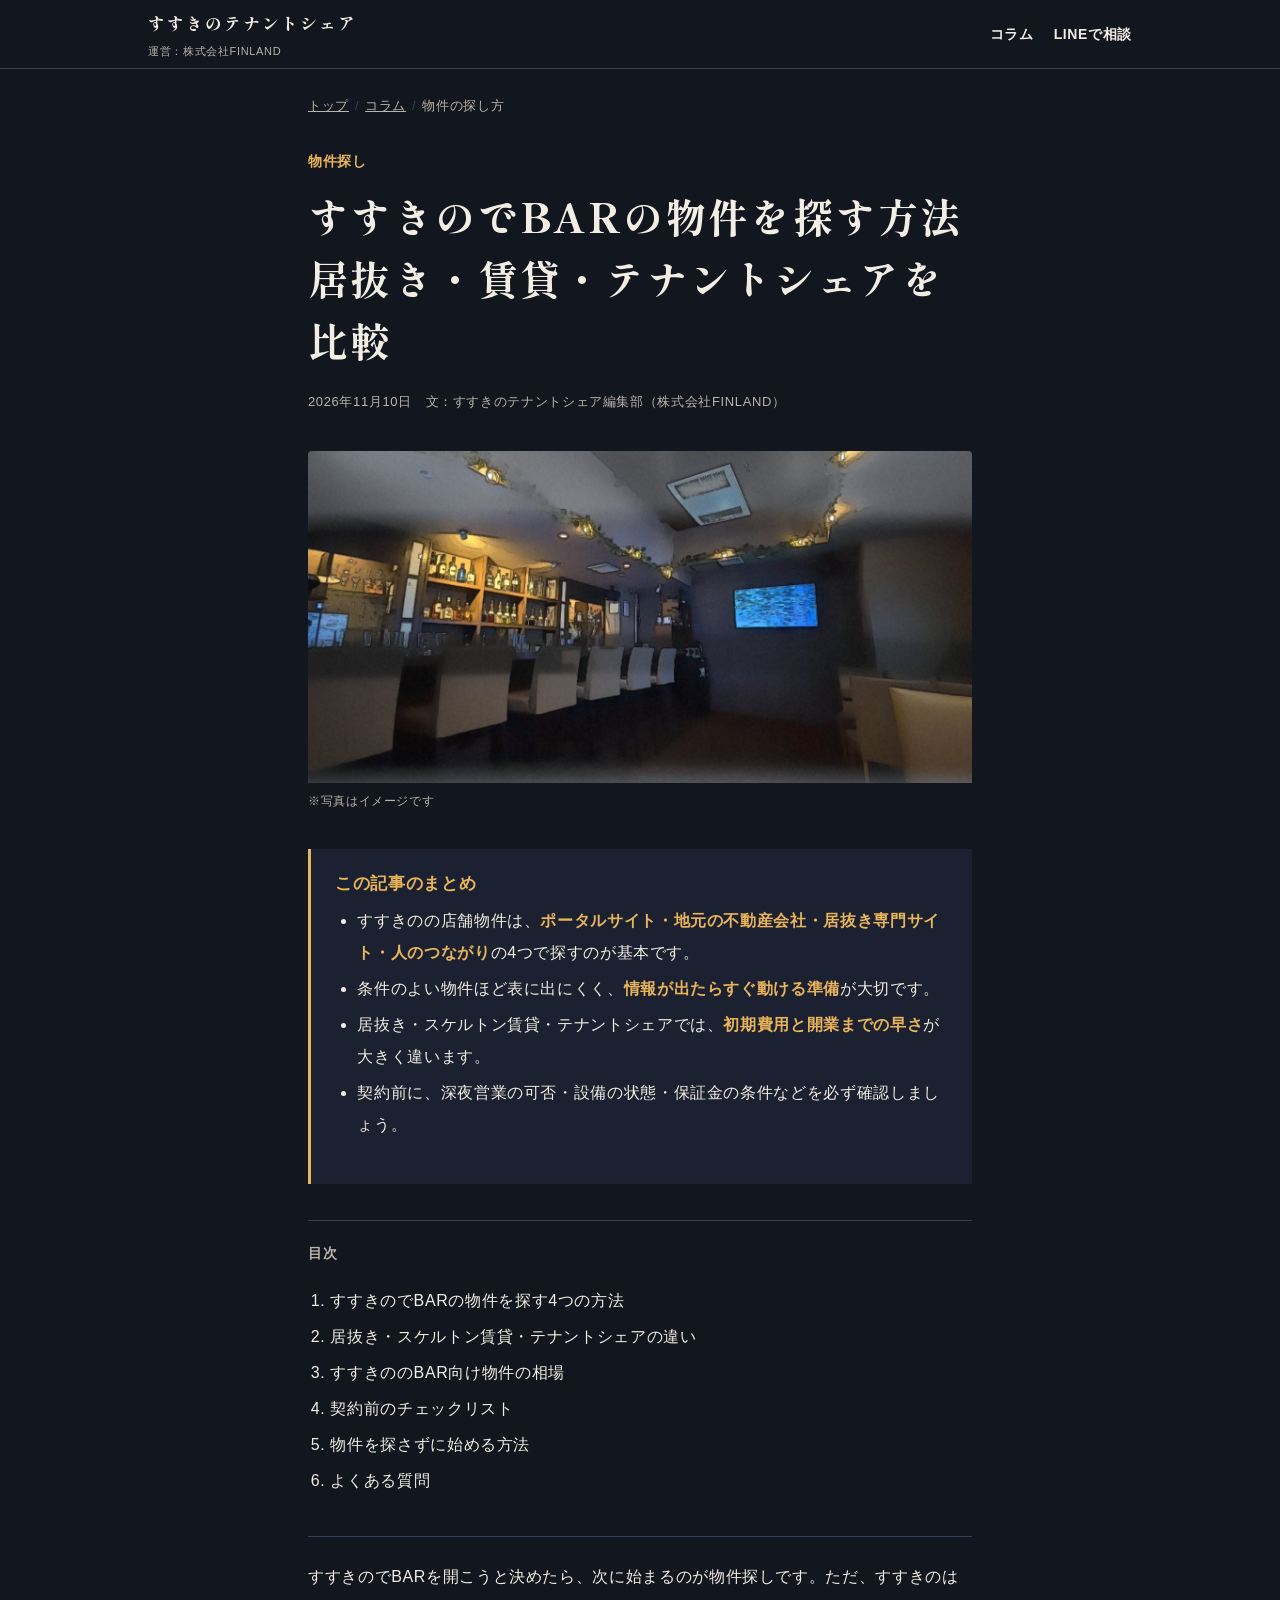
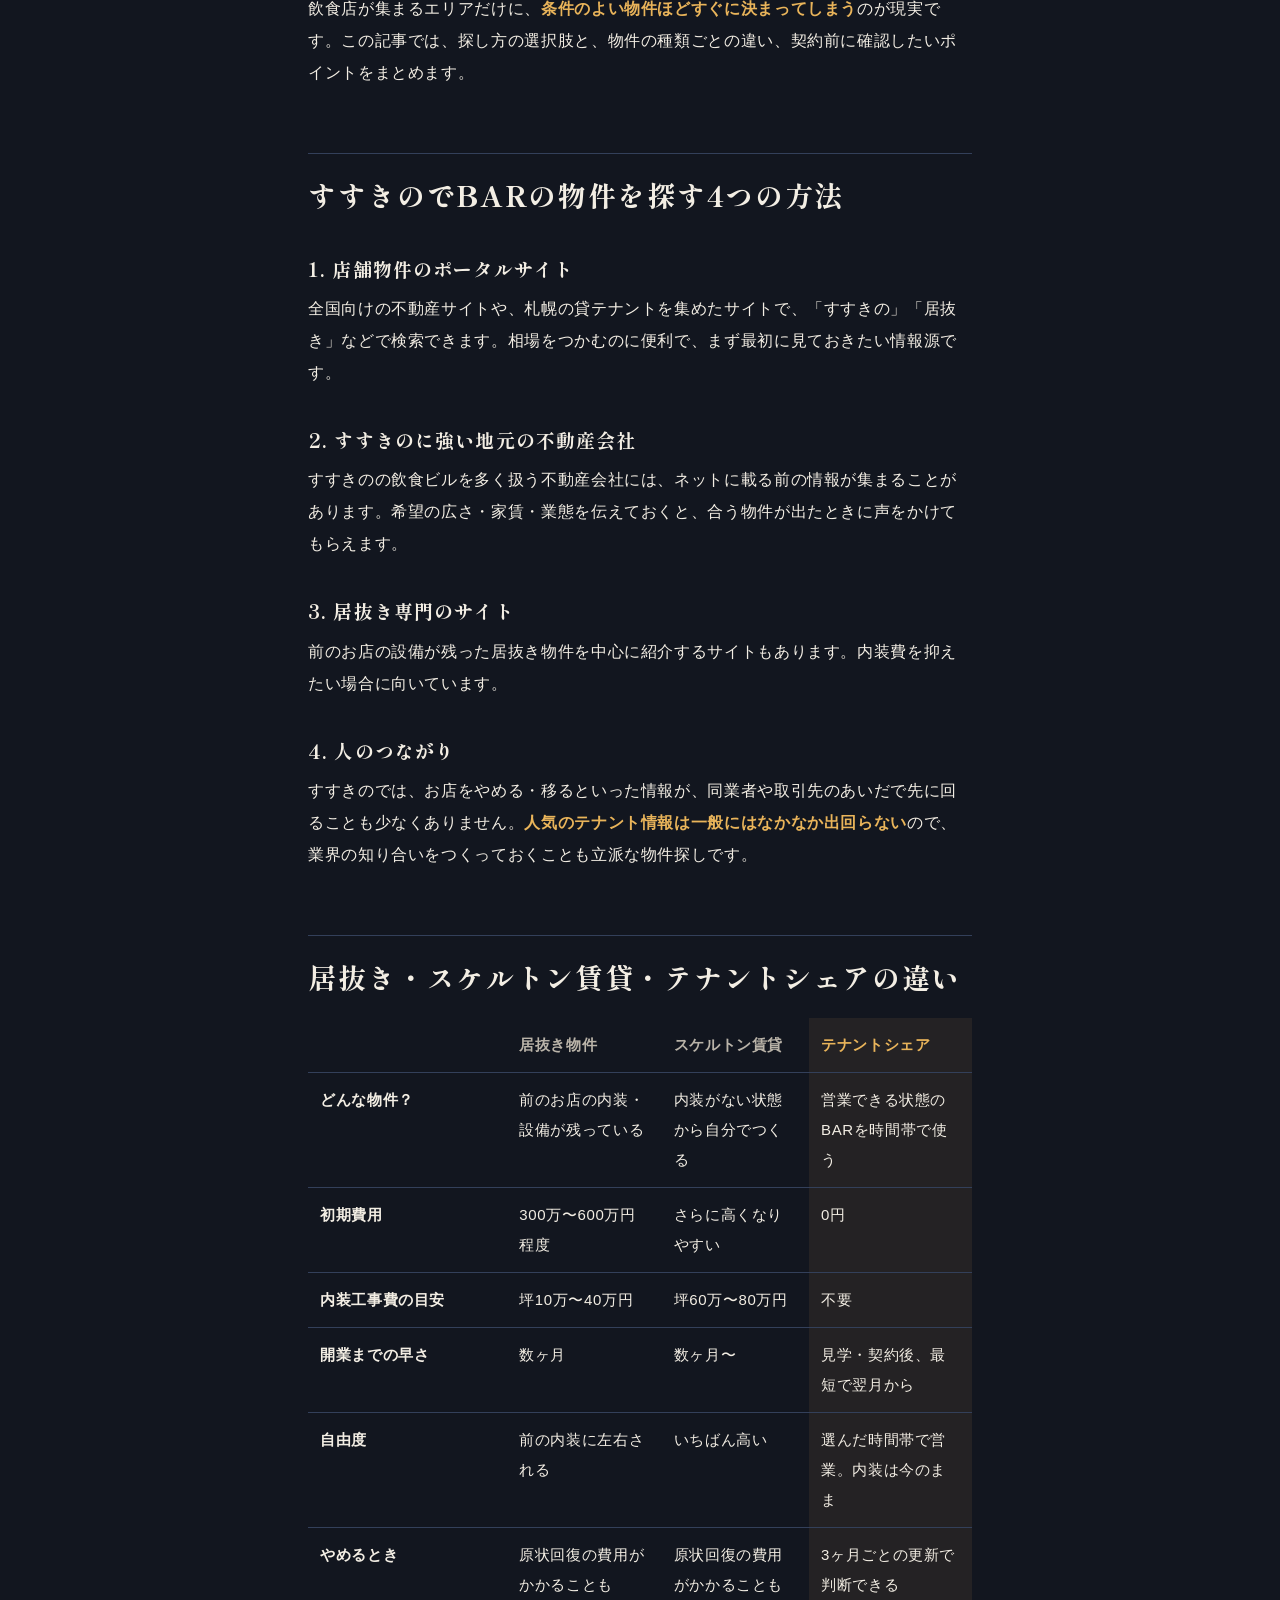
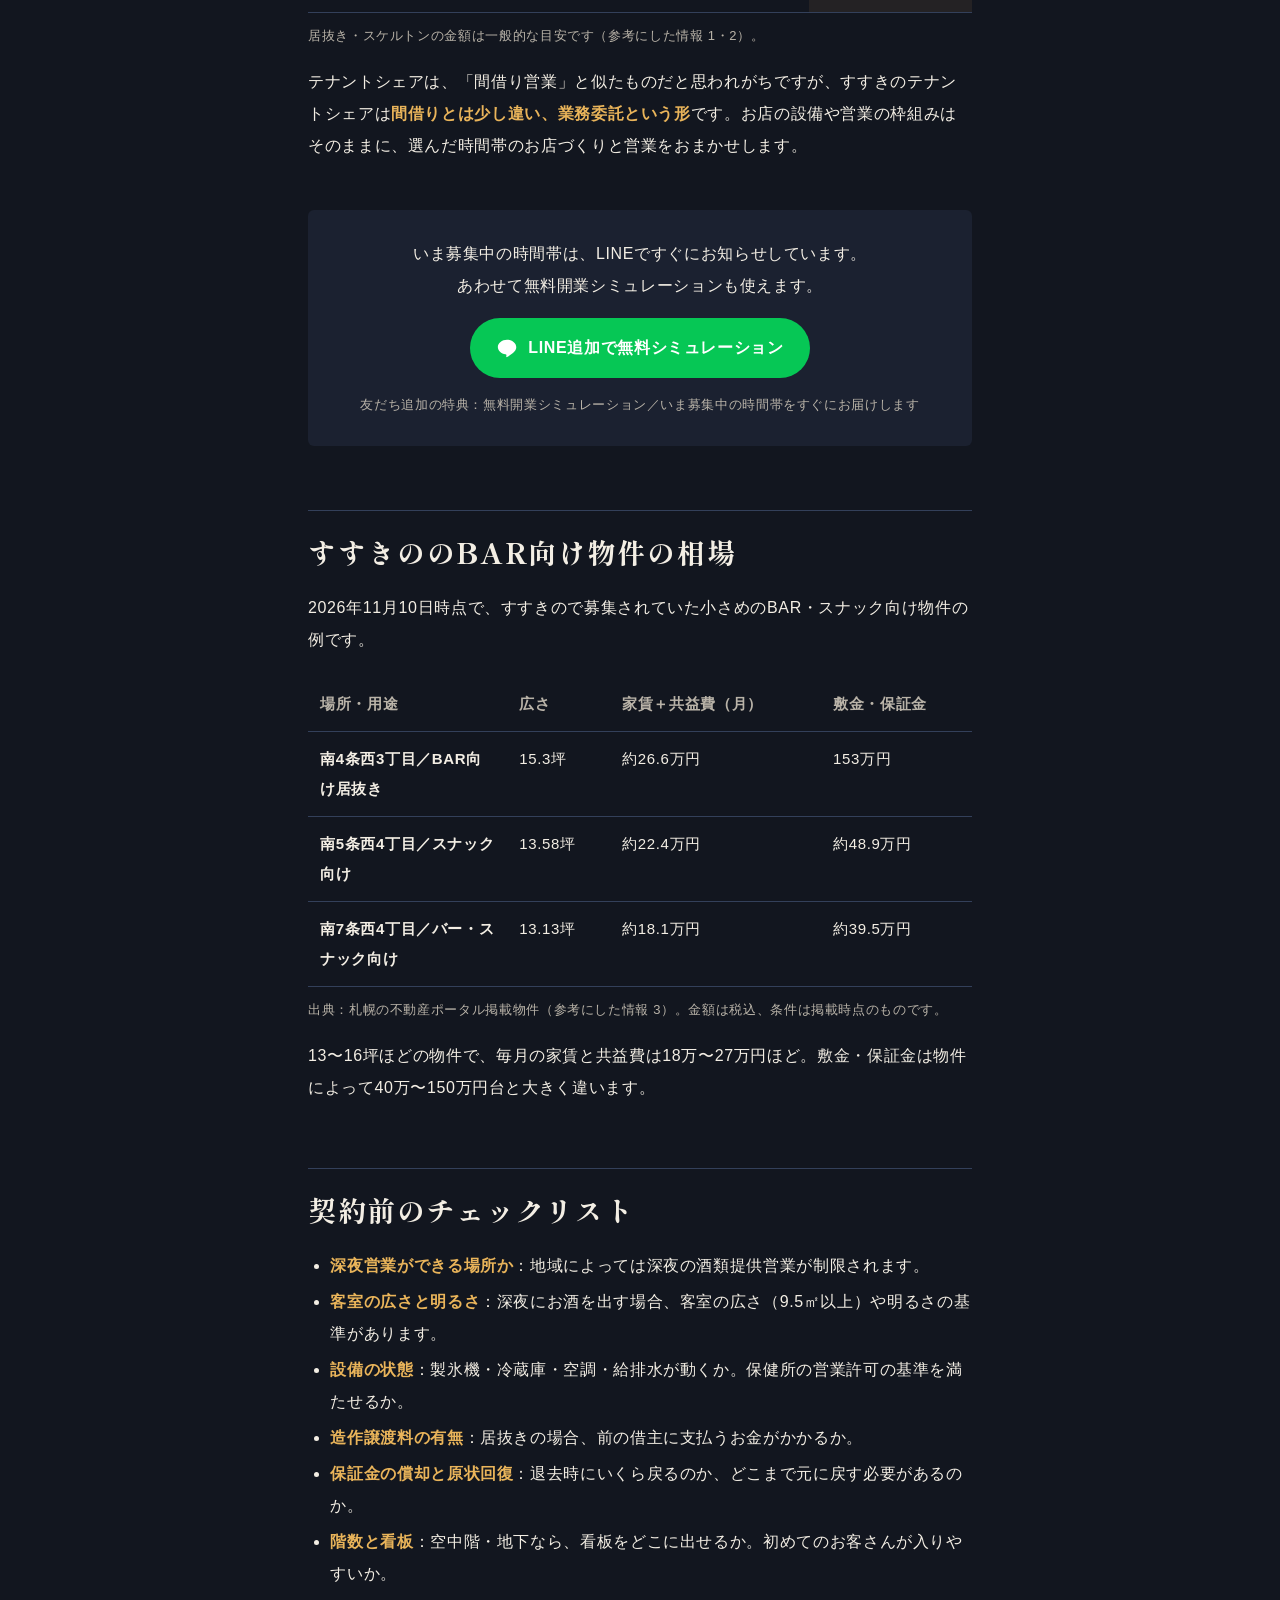
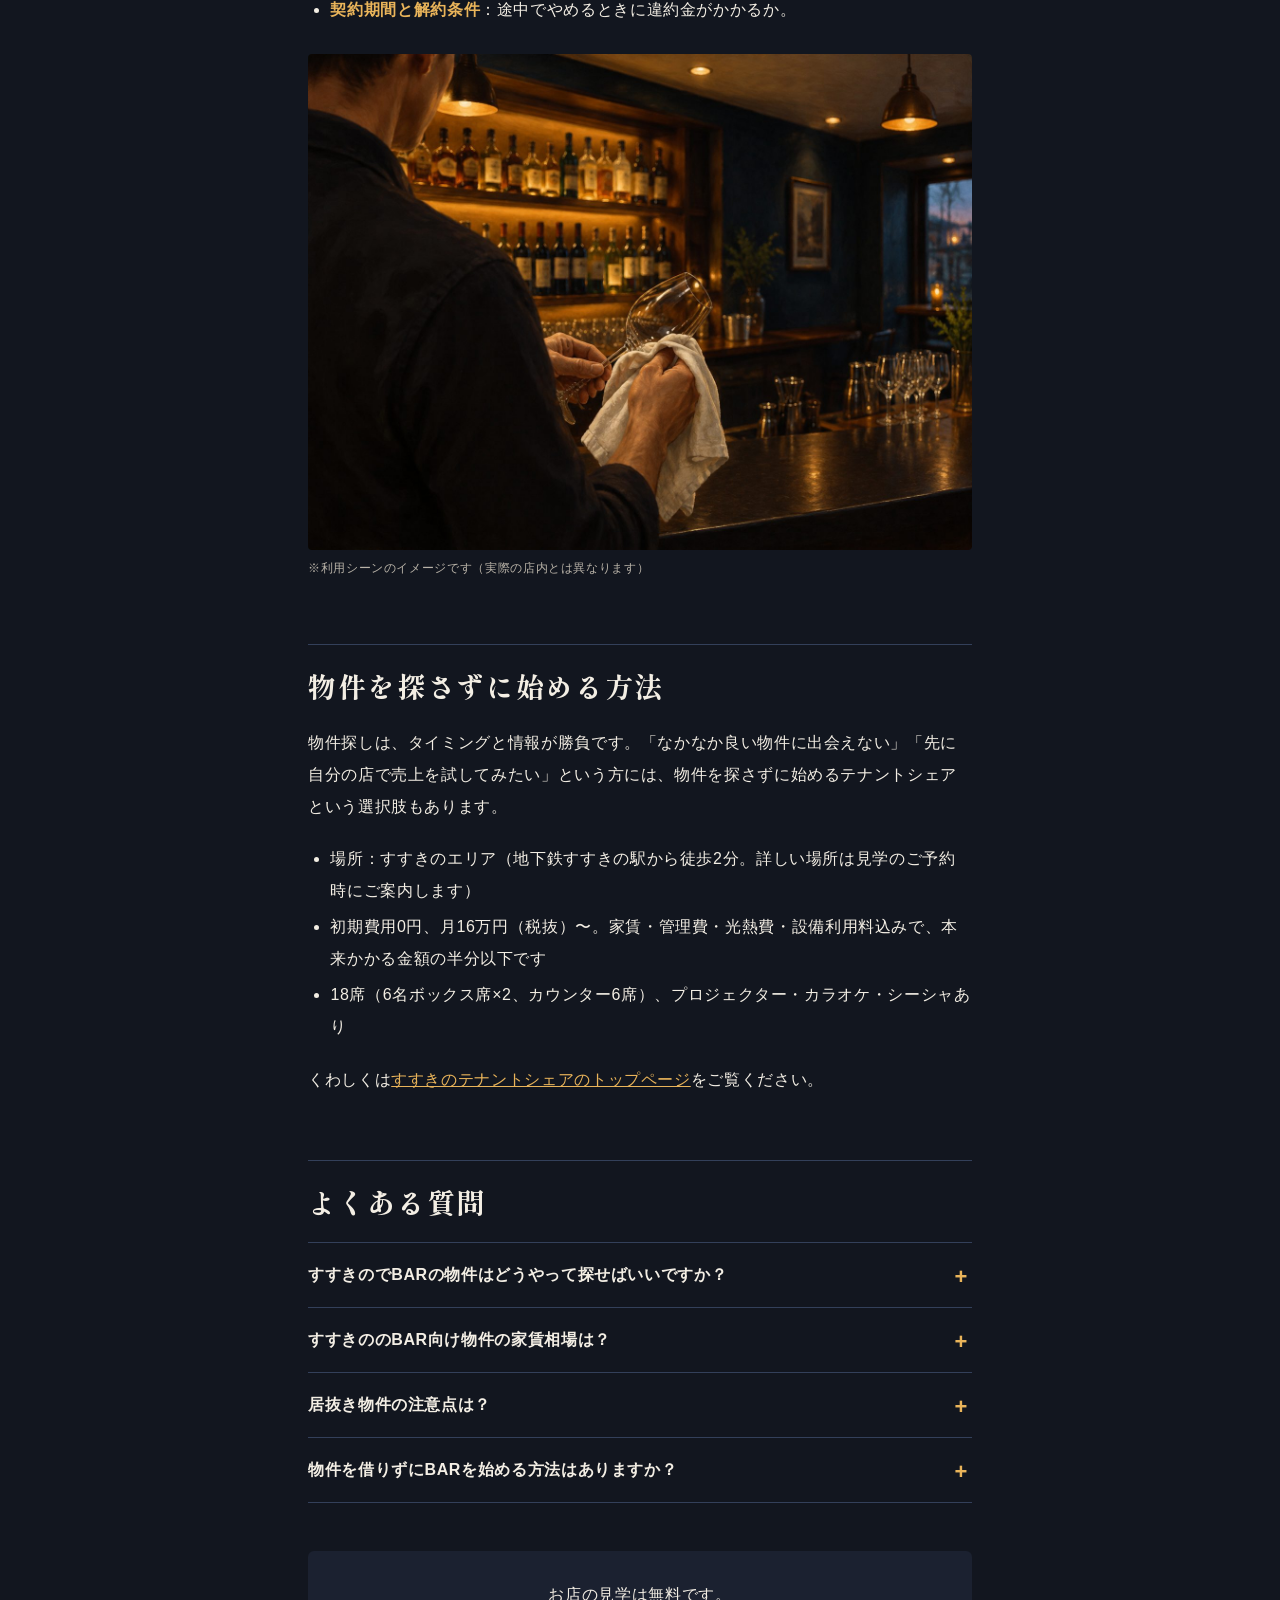
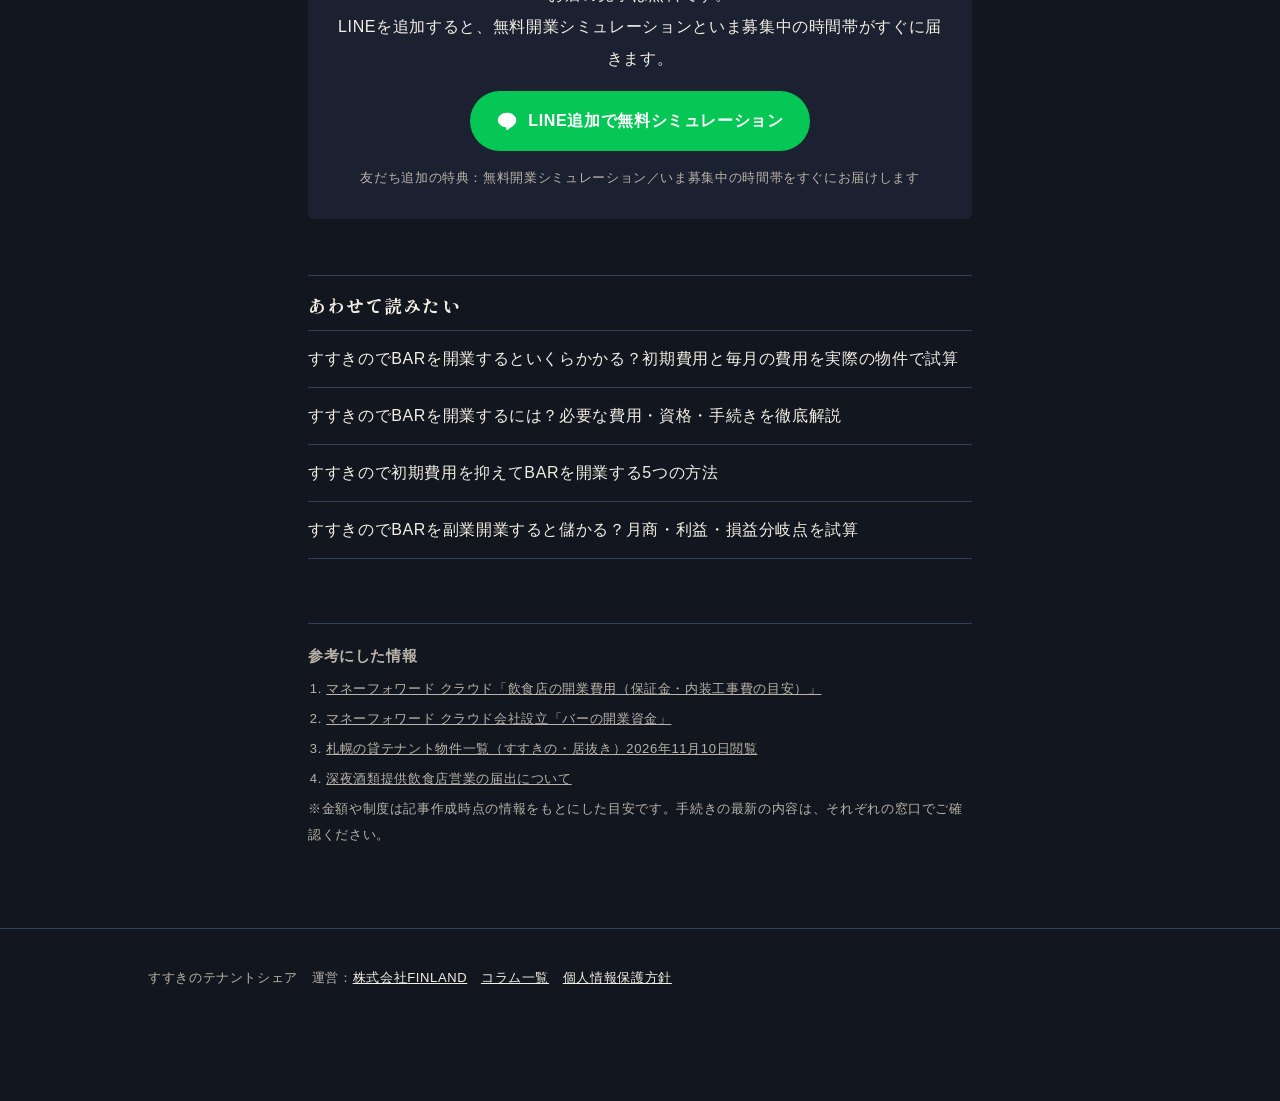
<file: column/susukino-bar-bukken/index.html>
<!doctype html>
<html lang="ja">
<head>
<meta charset="utf-8">
<!-- Google tag (gtag.js) -->
<script async src="https://www.googletagmanager.com/gtag/js?id=G-40YMYY6KS2"></script>
<script>window.dataLayer=window.dataLayer||[];function gtag(){dataLayer.push(arguments);}gtag('js',new Date());gtag('config','G-40YMYY6KS2');</script>
<meta name="viewport" content="width=device-width, initial-scale=1">
<title>すすきのでBARの物件を探す方法｜居抜き・賃貸・テナントシェアを比較｜すすきのテナントシェア</title>
<meta name="description" content="すすきのでBARの物件を探している方へ。ポータルサイト、地元の不動産会社、居抜き専門サイト、人のつながりなどの探し方と、居抜き・スケルトン賃貸・テナントシェアの違い、契約前に確認したいチェックリストをまとめました。">
<link rel="canonical" href="https://susukino-tenantshare.com/column/susukino-bar-bukken/">
<meta property="og:type" content="article">
<meta property="og:title" content="すすきのでBARの物件を探す方法｜居抜き・賃貸・テナントシェアを比較">
<meta property="og:description" content="探し方4つと、居抜き・賃貸・テナントシェアの比較、契約前のチェックリスト。">
<meta property="og:url" content="https://susukino-tenantshare.com/column/susukino-bar-bukken/">
<meta property="og:image" content="https://susukino-tenantshare.com/img/floor.jpg">
<meta name="twitter:card" content="summary_large_image">
<link rel="preconnect" href="https://fonts.googleapis.com">
<link rel="preconnect" href="https://fonts.gstatic.com" crossorigin>
<link href="https://fonts.googleapis.com/css2?family=Shippori+Mincho+B1:wght@600;800&family=Zen+Kaku+Gothic+New:wght@400;700&display=swap" rel="stylesheet">
<link rel="stylesheet" href="/column/column.css">
<script type="application/ld+json">
{"@context": "https://schema.org", "@type": "Article", "headline": "すすきのでBARの物件を探す方法｜居抜き・賃貸・テナントシェアを比較", "description": "すすきのでBARの物件を探している方へ。ポータルサイト、地元の不動産会社、居抜き専門サイト、人のつながりなどの探し方と、居抜き・スケルトン賃貸・テナントシェアの違い、契約前に確認したいチェックリストをまとめました。", "image": "https://susukino-tenantshare.com/img/floor.jpg", "datePublished": "2026-11-10", "dateModified": "2026-11-10", "author": {"@type": "Organization", "name": "株式会社FINLAND", "url": "https://finlandinc.jp/"}, "publisher": {"@type": "Organization", "name": "株式会社FINLAND", "url": "https://finlandinc.jp/"}, "mainEntityOfPage": "https://susukino-tenantshare.com/column/susukino-bar-bukken/"}
</script>
<script type="application/ld+json">
{"@context": "https://schema.org", "@type": "BreadcrumbList", "itemListElement": [{"@type": "ListItem", "position": 1, "name": "すすきのテナントシェア", "item": "https://susukino-tenantshare.com/"}, {"@type": "ListItem", "position": 2, "name": "コラム", "item": "https://susukino-tenantshare.com/column/"}, {"@type": "ListItem", "position": 3, "name": "すすきのでBARの物件を探す方法｜居抜き・賃貸・テナントシェアを比較", "item": "https://susukino-tenantshare.com/column/susukino-bar-bukken/"}]}
</script>
<script type="application/ld+json">
{"@context": "https://schema.org", "@type": "FAQPage", "mainEntity": [{"@type": "Question", "name": "すすきのでBARの物件はどうやって探せばいいですか？", "acceptedAnswer": {"@type": "Answer", "text": "店舗物件のポータルサイト、すすきのに強い地元の不動産会社、居抜き専門のサイト、同業者などの人のつながりの4つが基本です。人気の物件は表に出る前に決まることも多いため、複数の方法を並行するのがおすすめです。"}}, {"@type": "Question", "name": "すすきののBAR向け物件の家賃相場は？", "acceptedAnswer": {"@type": "Answer", "text": "2026年11月時点で募集されていた13〜16坪ほどのBAR・スナック向け物件では、家賃と共益費で月18万〜27万円ほど、敷金・保証金は40万〜150万円台でした。"}}, {"@type": "Question", "name": "居抜き物件の注意点は？", "acceptedAnswer": {"@type": "Answer", "text": "造作譲渡料がかかる場合があること、残っている設備が古く買い替えが必要になることがある点です。設備が動くか、保健所の基準を満たせるかを契約前に確認しましょう。"}}, {"@type": "Question", "name": "物件を借りずにBARを始める方法はありますか？", "acceptedAnswer": {"@type": "Answer", "text": "すすきのテナントシェアなら、営業できる状態のBARを時間帯で区切って使えます。間借りとは少し違う業務委託という形で、初期費用0円、月16万円（税抜）〜です。"}}]}
</script>
</head>
<body>

<header class="top">
  <div class="wrap">
    <a class="logo" href="/">すすきのテナントシェア<small>運営：株式会社FINLAND</small></a>
    <nav><a href="/column/" class="hide-sp">コラム</a><a href="https://lin.ee/UEj2Vqx" target="_blank" rel="noopener">LINEで相談</a></nav>
  </div>
</header>

<main class="narrow">
  <ol class="crumb">
    <li><a href="/">トップ</a></li>
    <li><a href="/column/">コラム</a></li>
    <li>物件の探し方</li>
  </ol>

  <div class="a-head">
    <p class="a-kicker">物件探し</p>
    <h1>すすきのでBARの物件を探す方法<br>居抜き・賃貸・テナントシェアを比較</h1>
    <p class="a-meta"><time datetime="2026-11-10">2026年11月10日</time>　文：すすきのテナントシェア編集部（株式会社FINLAND）</p>
  </div>

  <figure class="a-hero">
    <img src="/img/floor.jpg" alt="カウンターとボックス席のあるBARの店内" width="1411" height="1042">
    <figcaption>※写真はイメージです</figcaption>
  </figure>

  <article class="body">
    <div class="summary">
      <h2>この記事のまとめ</h2>
      <ul>
        <li>すすきのの店舗物件は、<strong>ポータルサイト・地元の不動産会社・居抜き専門サイト・人のつながり</strong>の4つで探すのが基本です。</li>
        <li>条件のよい物件ほど表に出にくく、<strong>情報が出たらすぐ動ける準備</strong>が大切です。</li>
        <li>居抜き・スケルトン賃貸・テナントシェアでは、<strong>初期費用と開業までの早さ</strong>が大きく違います。</li>
        <li>契約前に、深夜営業の可否・設備の状態・保証金の条件などを必ず確認しましょう。</li>
      </ul>
    </div>

    <nav class="toc" aria-label="目次">
      <p>目次</p>
      <ol>
        <li><a href="#ways">すすきのでBARの物件を探す4つの方法</a></li>
        <li><a href="#types">居抜き・スケルトン賃貸・テナントシェアの違い</a></li>
        <li><a href="#market">すすきののBAR向け物件の相場</a></li>
        <li><a href="#check">契約前のチェックリスト</a></li>
        <li><a href="#share">物件を探さずに始める方法</a></li>
        <li><a href="#faq">よくある質問</a></li>
      </ol>
    </nav>

    <p>すすきのでBARを開こうと決めたら、次に始まるのが物件探しです。ただ、すすきのは飲食店が集まるエリアだけに、<strong>条件のよい物件ほどすぐに決まってしまう</strong>のが現実です。この記事では、探し方の選択肢と、物件の種類ごとの違い、契約前に確認したいポイントをまとめます。</p>

    <h2 id="ways">すすきのでBARの物件を探す4つの方法</h2>
    <h3>1. 店舗物件のポータルサイト</h3>
    <p>全国向けの不動産サイトや、札幌の貸テナントを集めたサイトで、「すすきの」「居抜き」などで検索できます。相場をつかむのに便利で、まず最初に見ておきたい情報源です。</p>
    <h3>2. すすきのに強い地元の不動産会社</h3>
    <p>すすきのの飲食ビルを多く扱う不動産会社には、ネットに載る前の情報が集まることがあります。希望の広さ・家賃・業態を伝えておくと、合う物件が出たときに声をかけてもらえます。</p>
    <h3>3. 居抜き専門のサイト</h3>
    <p>前のお店の設備が残った居抜き物件を中心に紹介するサイトもあります。内装費を抑えたい場合に向いています。</p>
    <h3>4. 人のつながり</h3>
    <p>すすきのでは、お店をやめる・移るといった情報が、同業者や取引先のあいだで先に回ることも少なくありません。<strong>人気のテナント情報は一般にはなかなか出回らない</strong>ので、業界の知り合いをつくっておくことも立派な物件探しです。</p>

    <h2 id="types">居抜き・スケルトン賃貸・テナントシェアの違い</h2>
    <div class="table-scroll">
      <table>
        <thead><tr><th></th><th>居抜き物件</th><th>スケルトン賃貸</th><th class="us">テナントシェア</th></tr></thead>
        <tbody>
          <tr><th>どんな物件？</th><td>前のお店の内装・設備が残っている</td><td>内装がない状態から自分でつくる</td><td class="us">営業できる状態のBARを時間帯で使う</td></tr>
          <tr><th>初期費用</th><td>300万〜600万円程度</td><td>さらに高くなりやすい</td><td class="us">0円</td></tr>
          <tr><th>内装工事費の目安</th><td>坪10万〜40万円</td><td>坪60万〜80万円</td><td class="us">不要</td></tr>
          <tr><th>開業までの早さ</th><td>数ヶ月</td><td>数ヶ月〜</td><td class="us">見学・契約後、最短で翌月から</td></tr>
          <tr><th>自由度</th><td>前の内装に左右される</td><td>いちばん高い</td><td class="us">選んだ時間帯で営業。内装は今のまま</td></tr>
          <tr><th>やめるとき</th><td>原状回復の費用がかかることも</td><td>原状回復の費用がかかることも</td><td class="us">3ヶ月ごとの更新で判断できる</td></tr>
        </tbody>
      </table>
    </div>
    <p class="note">居抜き・スケルトンの金額は一般的な目安です（参考にした情報 1・2）。</p>
    <p>テナントシェアは、「間借り営業」と似たものだと思われがちですが、すすきのテナントシェアは<strong>間借りとは少し違い、業務委託という形</strong>です。お店の設備や営業の枠組みはそのままに、選んだ時間帯のお店づくりと営業をおまかせします。</p>

    
    <div class="cta-box">
      <p>いま募集中の時間帯は、LINEですぐにお知らせしています。<br>あわせて無料開業シミュレーションも使えます。</p>
      <a class="btn-line" href="https://lin.ee/UEj2Vqx" target="_blank" rel="noopener"><svg viewBox="0 0 24 24" aria-hidden="true"><path fill="currentColor" d="M12 3C6.5 3 2 6.6 2 11c0 4 3.6 7.3 8.4 7.9.3.1.8.2.9.5.1.3.1.7 0 1l-.1.9c0 .3-.2 1 .9.6 1.1-.5 5.9-3.5 8-6 1.5-1.6 2-3.2 2-4.9C22 6.6 17.5 3 12 3z"/></svg>LINE追加で無料シミュレーション</a>
      <p class="sub">友だち追加の特典：無料開業シミュレーション／いま募集中の時間帯をすぐにお届けします</p>
    </div>


    <h2 id="market">すすきののBAR向け物件の相場</h2>
    <p>2026年11月10日時点で、すすきので募集されていた小さめのBAR・スナック向け物件の例です。</p>
    <div class="table-scroll">
      <table>
        <thead><tr><th>場所・用途</th><th>広さ</th><th>家賃＋共益費（月）</th><th>敷金・保証金</th></tr></thead>
        <tbody>
          <tr><th>南4条西3丁目／BAR向け居抜き</th><td>15.3坪</td><td class="num">約26.6万円</td><td class="num">153万円</td></tr>
          <tr><th>南5条西4丁目／スナック向け</th><td>13.58坪</td><td class="num">約22.4万円</td><td class="num">約48.9万円</td></tr>
          <tr><th>南7条西4丁目／バー・スナック向け</th><td>13.13坪</td><td class="num">約18.1万円</td><td class="num">約39.5万円</td></tr>
        </tbody>
      </table>
    </div>
    <p class="note">出典：札幌の不動産ポータル掲載物件（参考にした情報 3）。金額は税込、条件は掲載時点のものです。</p>
    <p>13〜16坪ほどの物件で、毎月の家賃と共益費は18万〜27万円ほど。敷金・保証金は物件によって40万〜150万円台と大きく違います。</p>

    <h2 id="check">契約前のチェックリスト</h2>
    <ul>
      <li><strong>深夜営業ができる場所か</strong>：地域によっては深夜の酒類提供営業が制限されます。</li>
      <li><strong>客室の広さと明るさ</strong>：深夜にお酒を出す場合、客室の広さ（9.5㎡以上）や明るさの基準があります。</li>
      <li><strong>設備の状態</strong>：製氷機・冷蔵庫・空調・給排水が動くか。保健所の営業許可の基準を満たせるか。</li>
      <li><strong>造作譲渡料の有無</strong>：居抜きの場合、前の借主に支払うお金がかかるか。</li>
      <li><strong>保証金の償却と原状回復</strong>：退去時にいくら戻るのか、どこまで元に戻す必要があるのか。</li>
      <li><strong>階数と看板</strong>：空中階・地下なら、看板をどこに出せるか。初めてのお客さんが入りやすいか。</li>
      <li><strong>契約期間と解約条件</strong>：途中でやめるときに違約金がかかるか。</li>
    </ul>

        <figure class="a-fig"><img src="/img/scene-prep.jpg" alt="開店前にグラスを磨く店主の手元" width="1400" height="1046" loading="lazy"><figcaption>※利用シーンのイメージです（実際の店内とは異なります）</figcaption></figure>

    <h2 id="share">物件を探さずに始める方法</h2>
    <p>物件探しは、タイミングと情報が勝負です。「なかなか良い物件に出会えない」「先に自分の店で売上を試してみたい」という方には、物件を探さずに始めるテナントシェアという選択肢もあります。</p>
    <ul>
      <li>場所：すすきのエリア（地下鉄すすきの駅から徒歩2分。詳しい場所は見学のご予約時にご案内します）</li>
      <li>初期費用0円、月16万円（税抜）〜。家賃・管理費・光熱費・設備利用料込みで、本来かかる金額の半分以下です</li>
      <li>18席（6名ボックス席×2、カウンター6席）、プロジェクター・カラオケ・シーシャあり</li>
    </ul>
    <p>くわしくは<a href="/">すすきのテナントシェアのトップページ</a>をご覧ください。</p>

    <h2 id="faq">よくある質問</h2>
    <div class="faq">
      <details><summary>すすきのでBARの物件はどうやって探せばいいですか？</summary><p>店舗物件のポータルサイト、すすきのに強い地元の不動産会社、居抜き専門のサイト、同業者などの人のつながりの4つが基本です。人気の物件は表に出る前に決まることも多いため、複数の方法を並行するのがおすすめです。</p></details>
      <details><summary>すすきののBAR向け物件の家賃相場は？</summary><p>2026年11月時点で募集されていた13〜16坪ほどのBAR・スナック向け物件では、家賃と共益費で月18万〜27万円ほど、敷金・保証金は40万〜150万円台でした。</p></details>
      <details><summary>居抜き物件の注意点は？</summary><p>造作譲渡料がかかる場合があること、残っている設備が古く買い替えが必要になることがある点です。設備が動くか、保健所の基準を満たせるかを契約前に確認しましょう。</p></details>
      <details><summary>物件を借りずにBARを始める方法はありますか？</summary><p>すすきのテナントシェアなら、営業できる状態のBARを時間帯で区切って使えます。間借りとは少し違う業務委託という形で、初期費用0円、月16万円（税抜）〜です。</p></details>
    </div>

    <div class="cta-box">
      <p>お店の見学は無料です。<br>LINEを追加すると、無料開業シミュレーションといま募集中の時間帯がすぐに届きます。</p>
      <a class="btn-line" href="https://lin.ee/UEj2Vqx" target="_blank" rel="noopener"><svg viewBox="0 0 24 24" aria-hidden="true"><path fill="currentColor" d="M12 3C6.5 3 2 6.6 2 11c0 4 3.6 7.3 8.4 7.9.3.1.8.2.9.5.1.3.1.7 0 1l-.1.9c0 .3-.2 1 .9.6 1.1-.5 5.9-3.5 8-6 1.5-1.6 2-3.2 2-4.9C22 6.6 17.5 3 12 3z"/></svg>LINE追加で無料シミュレーション</a>
      <p class="sub">友だち追加の特典：無料開業シミュレーション／いま募集中の時間帯をすぐにお届けします</p>
    </div>

    <section class="related" aria-labelledby="rel-title">
      <h2 id="rel-title">あわせて読みたい</h2>
      <ul>
        <li><a href="/column/susukino-bar-kaigyo-hiyou/">すすきのでBARを開業するといくらかかる？初期費用と毎月の費用を実際の物件で試算</a></li>
        <li><a href="/column/susukino-bar-kaigyo/">すすきのでBARを開業するには？必要な費用・資格・手続きを徹底解説</a></li>
        <li><a href="/column/bar-kaigyo-shoki-hiyou-osaeru/">すすきので初期費用を抑えてBARを開業する5つの方法</a></li>
        <li><a href="/column/bar-fukugyo-shuueki/">すすきのでBARを副業開業すると儲かる？月商・利益・損益分岐点を試算</a></li>
      </ul>
    </section>

    <section class="sources" aria-labelledby="src-title">
      <h2 id="src-title">参考にした情報</h2>
      <ol>
        <li><a href="https://biz.moneyforward.com/restaurant/basic/2082/" rel="noopener" target="_blank">マネーフォワード クラウド「飲食店の開業費用（保証金・内装工事費の目安）」</a></li>
        <li><a href="https://biz.moneyforward.com/establish/basic/52819/" rel="noopener" target="_blank">マネーフォワード クラウド会社設立「バーの開業資金」</a></li>
        <li><a href="https://www.rals.net/sapporo/business-rent/search?fw=%E3%81%99%E3%81%99%E3%81%8D%E3%81%AE+%E5%B1%85%E6%8A%9C%E3%81%8D+%E3%83%86%E3%83%8A%E3%83%B3%E3%83%88" rel="noopener" target="_blank">札幌の貸テナント物件一覧（すすきの・居抜き）2026年11月10日閲覧</a></li>
        <li><a href="https://hojokin-agent.jp/permit/shinya-shurui-todokede" rel="noopener" target="_blank">深夜酒類提供飲食店営業の届出について</a></li>
      </ol>
      <p>※金額や制度は記事作成時点の情報をもとにした目安です。手続きの最新の内容は、それぞれの窓口でご確認ください。</p>
    </section>
  </article>
</main>

<footer>
  <div class="wrap">すすきのテナントシェア　運営：<a href="https://finlandinc.jp/">株式会社FINLAND</a>　<a href="/column/">コラム一覧</a>　<a href="https://finlandinc.jp/privacy/">個人情報保護方針</a></div>
</footer>

<div class="sticky"><a class="btn-line" href="https://lin.ee/UEj2Vqx" target="_blank" rel="noopener"><svg viewBox="0 0 24 24" aria-hidden="true"><path fill="currentColor" d="M12 3C6.5 3 2 6.6 2 11c0 4 3.6 7.3 8.4 7.9.3.1.8.2.9.5.1.3.1.7 0 1l-.1.9c0 .3-.2 1 .9.6 1.1-.5 5.9-3.5 8-6 1.5-1.6 2-3.2 2-4.9C22 6.6 17.5 3 12 3z"/></svg>LINE追加で無料シミュレーション</a></div>
</body>
</html>
</file>
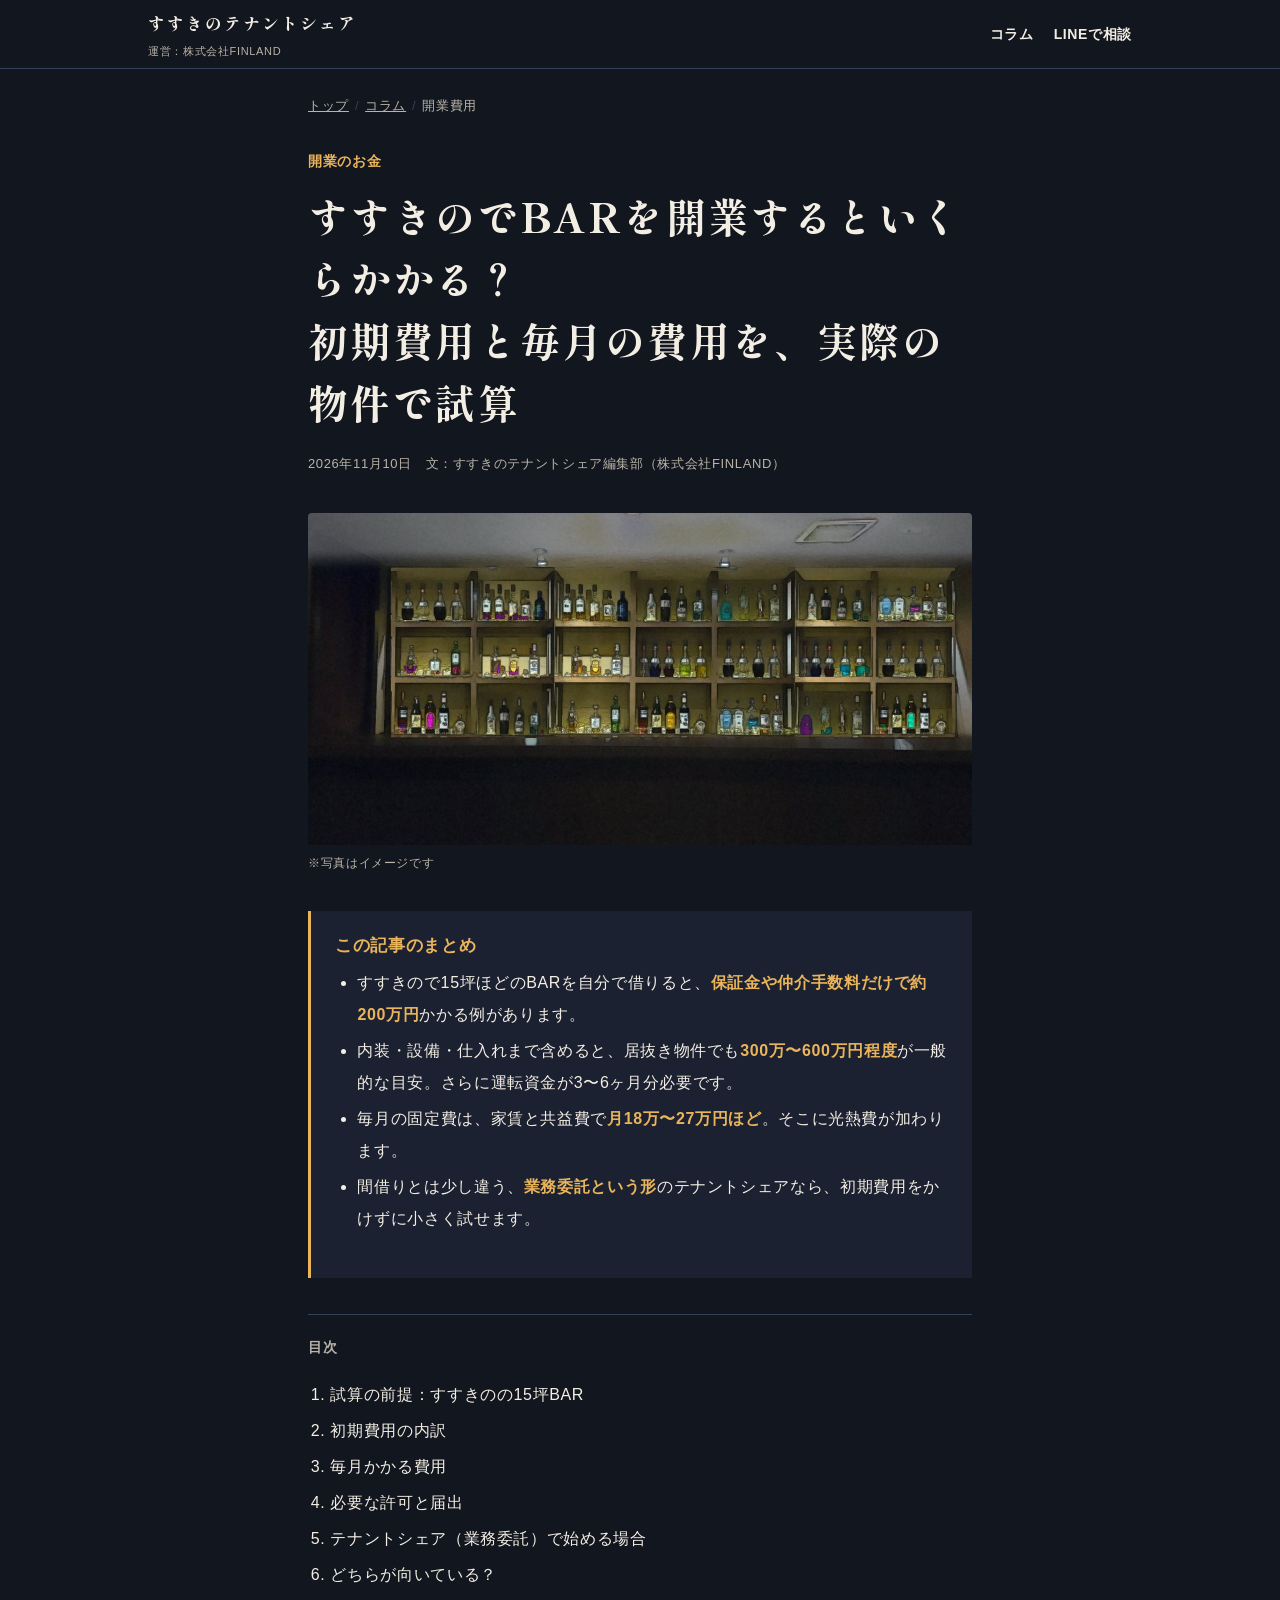
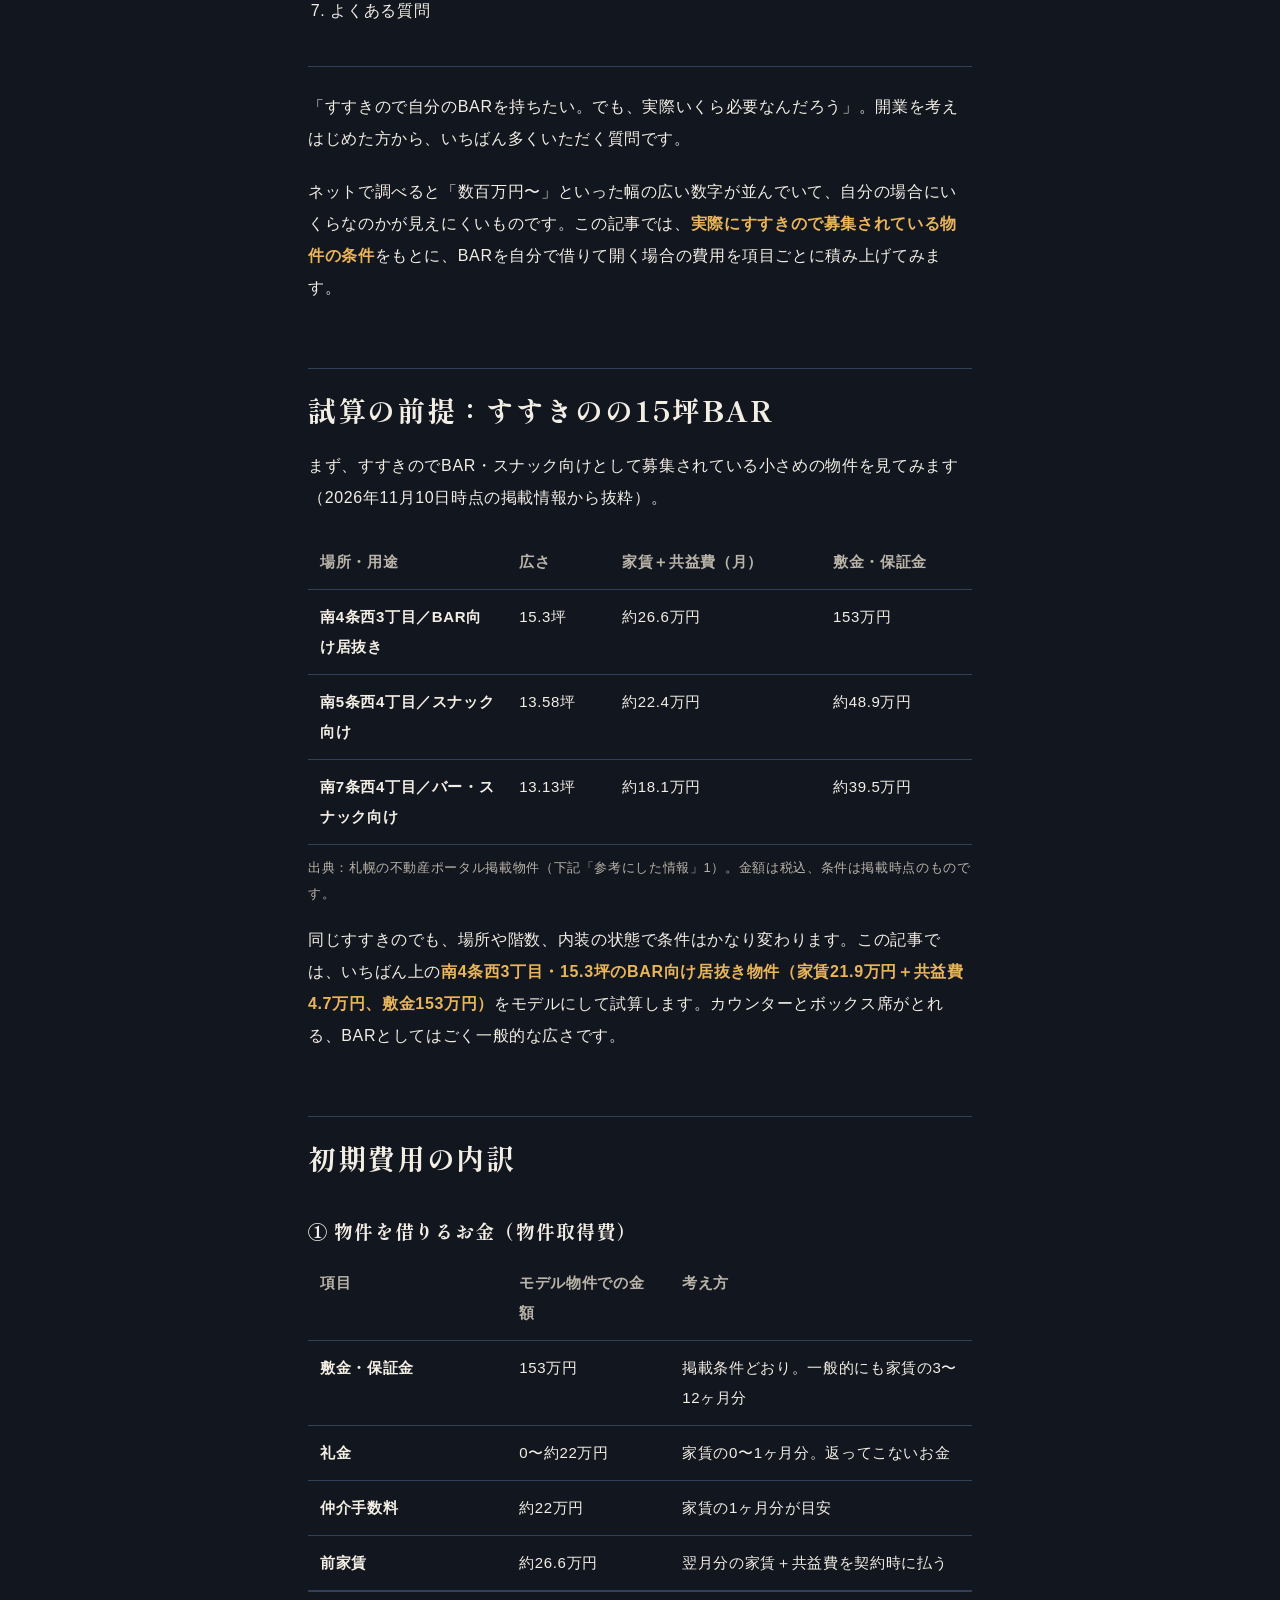
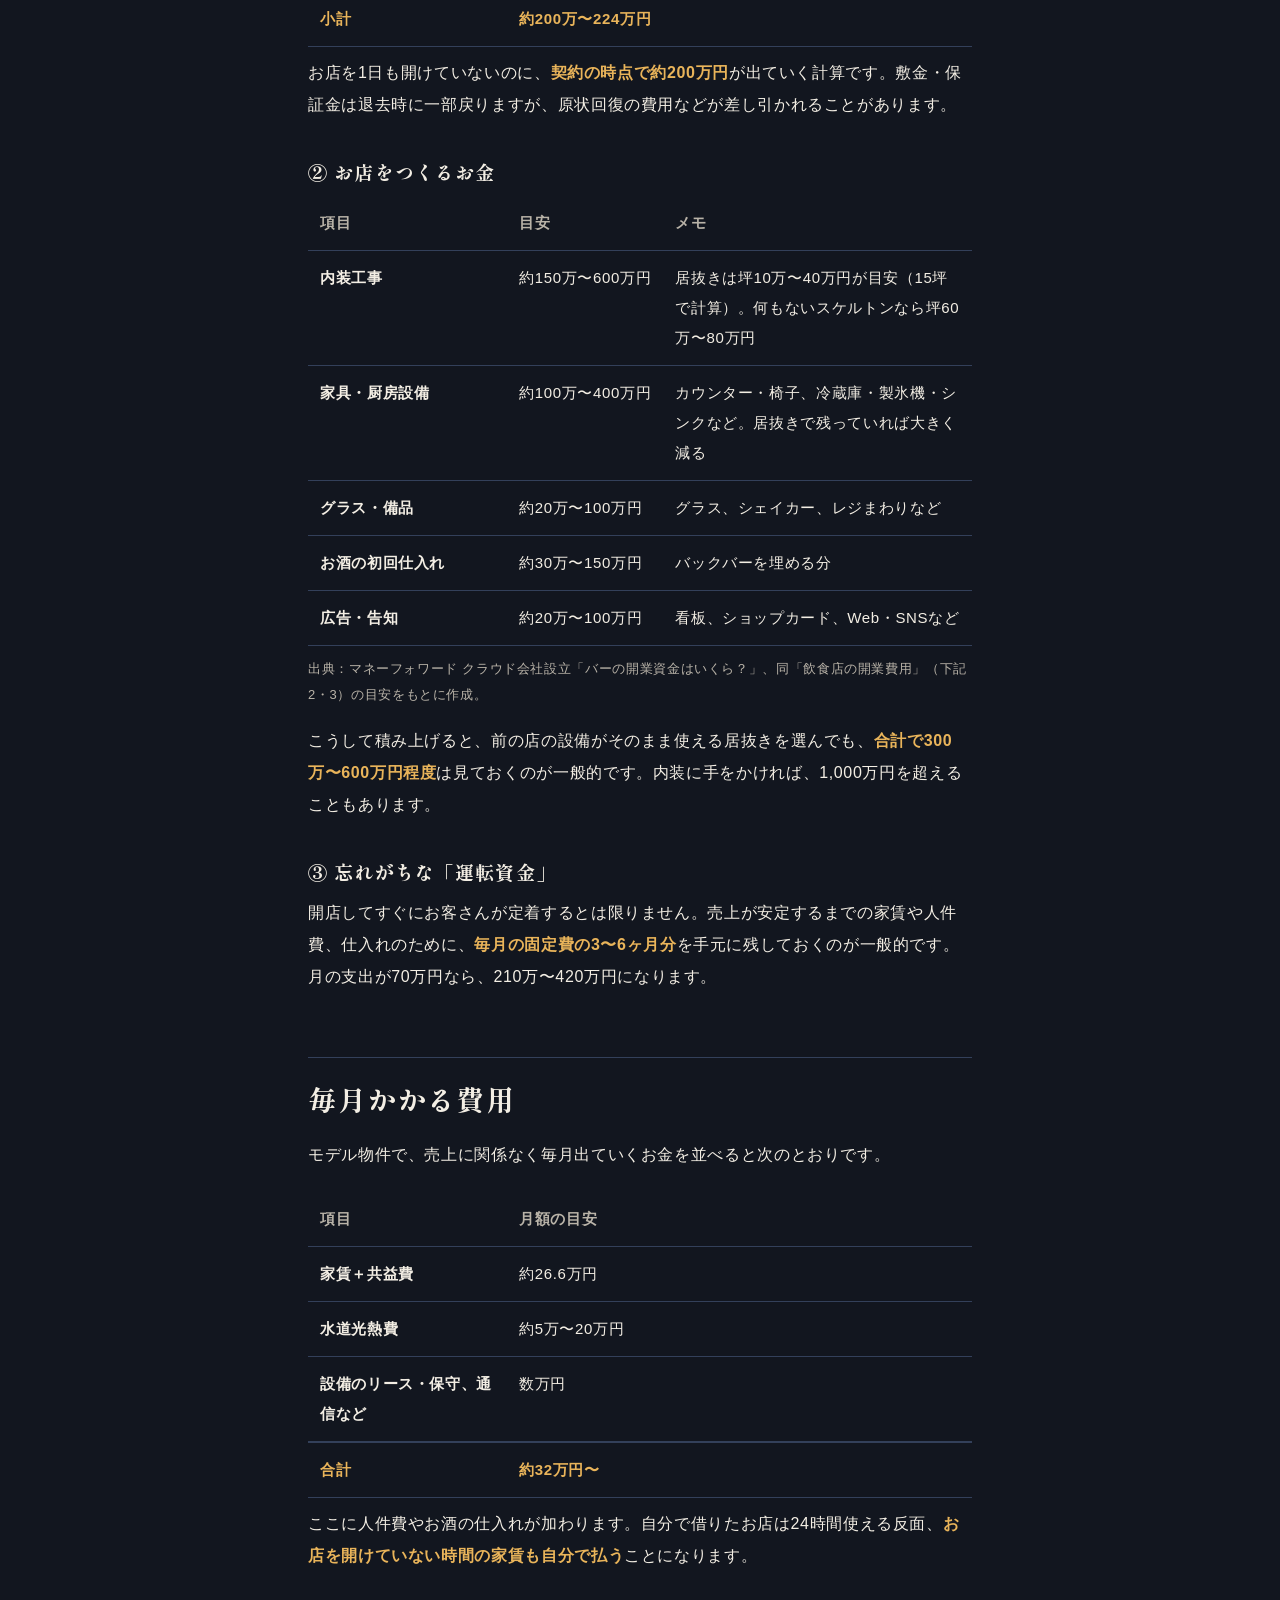
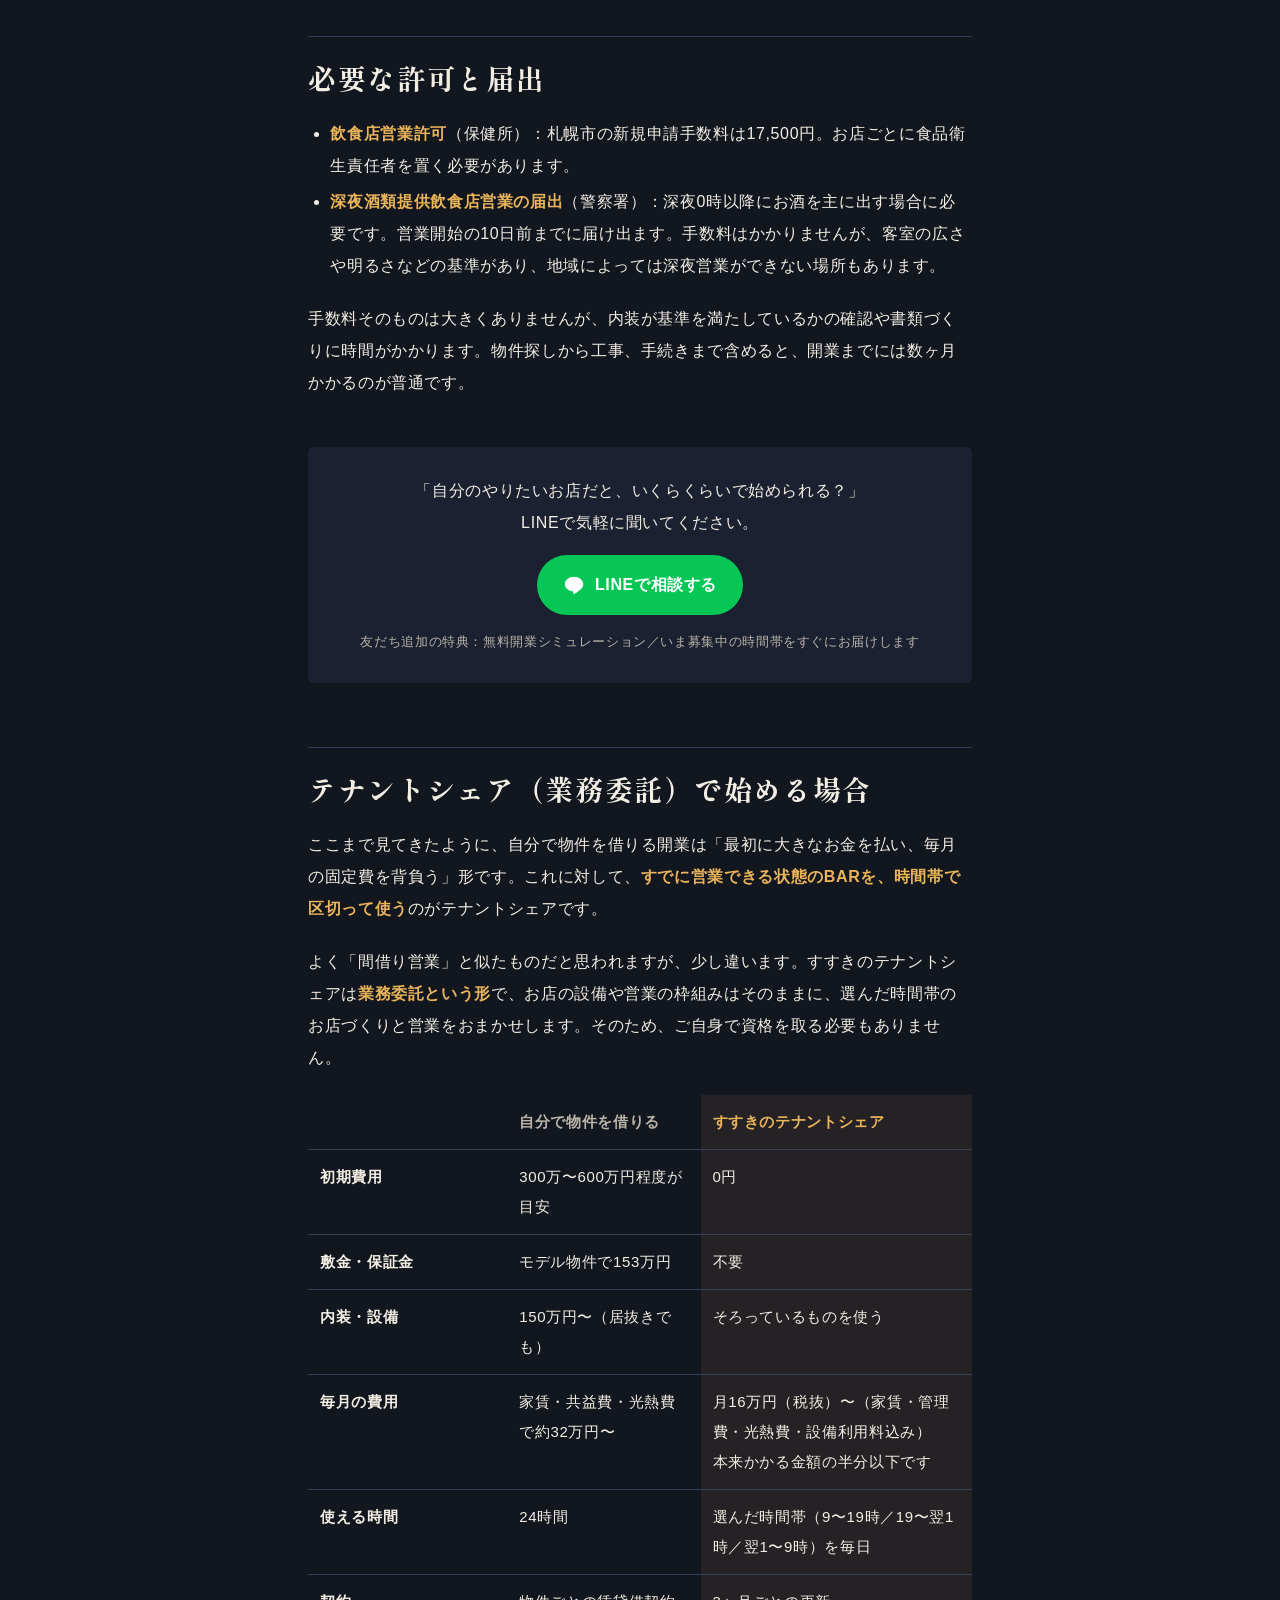
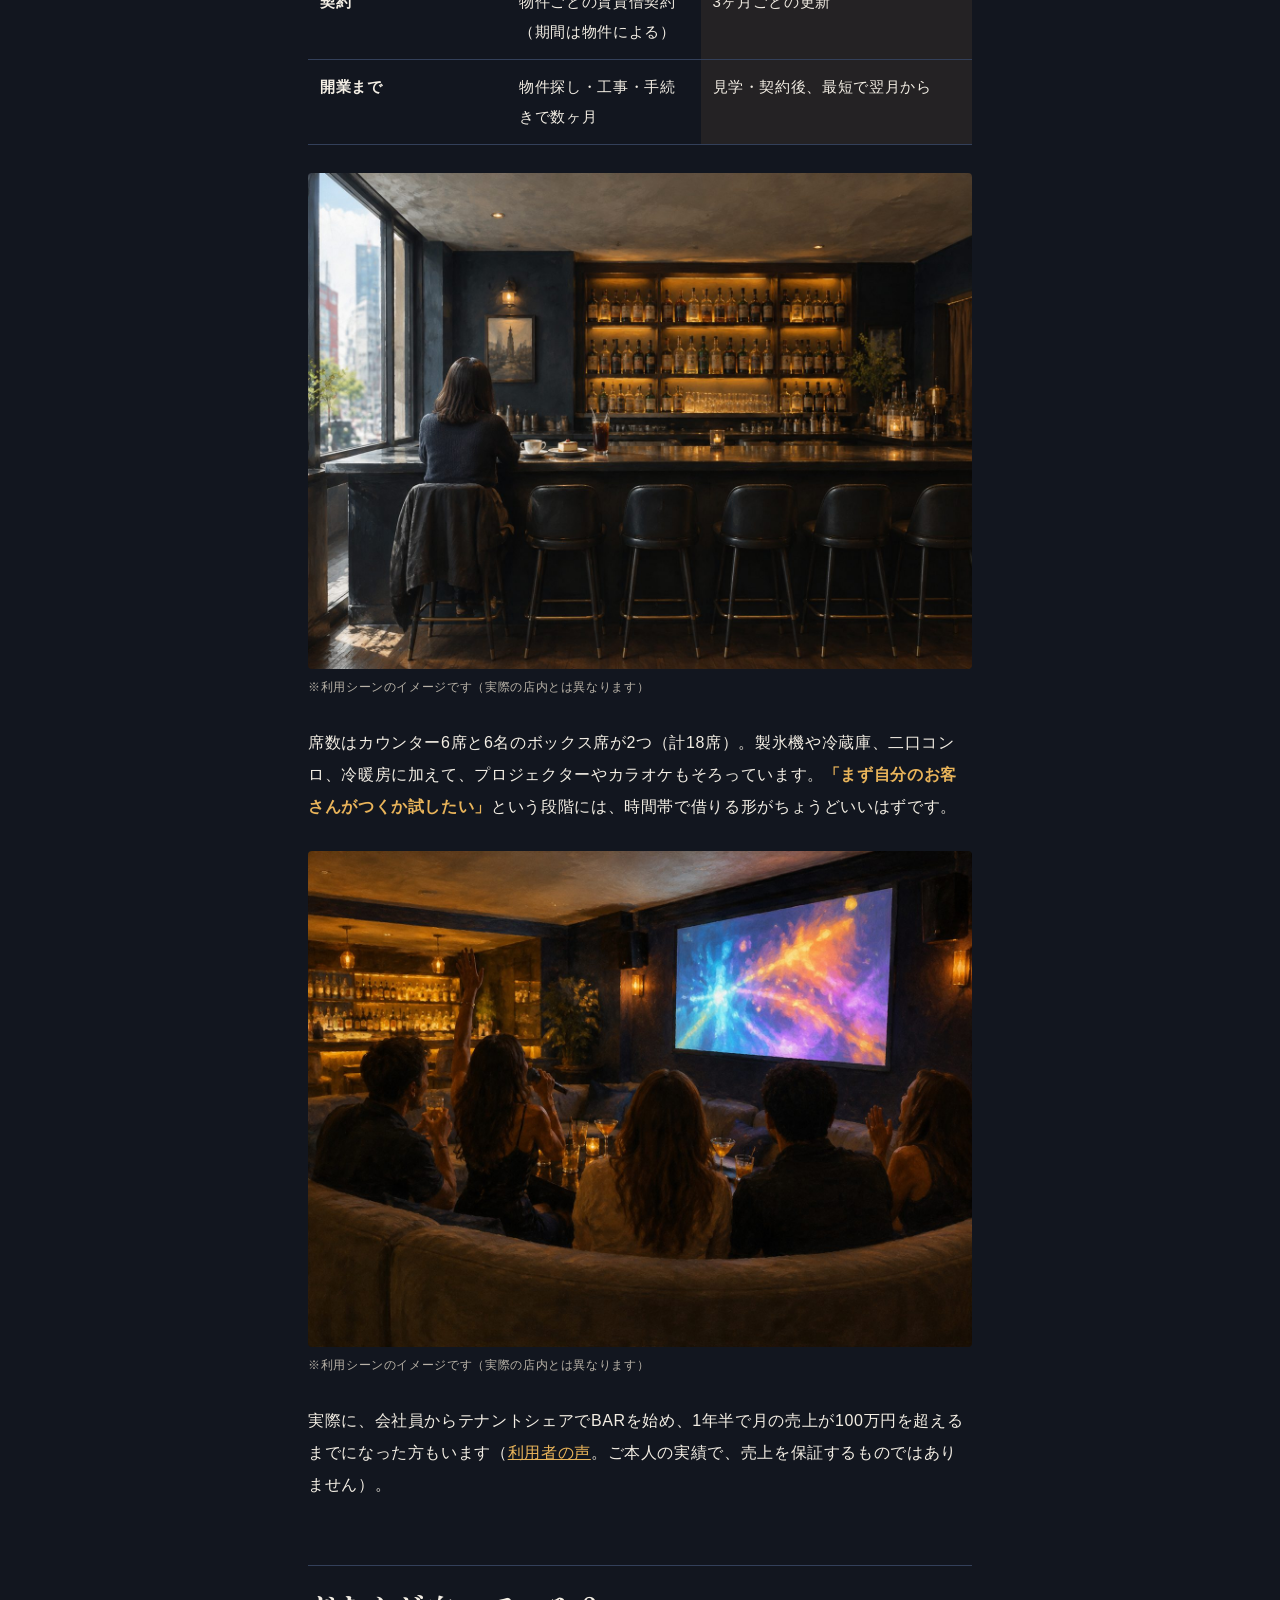
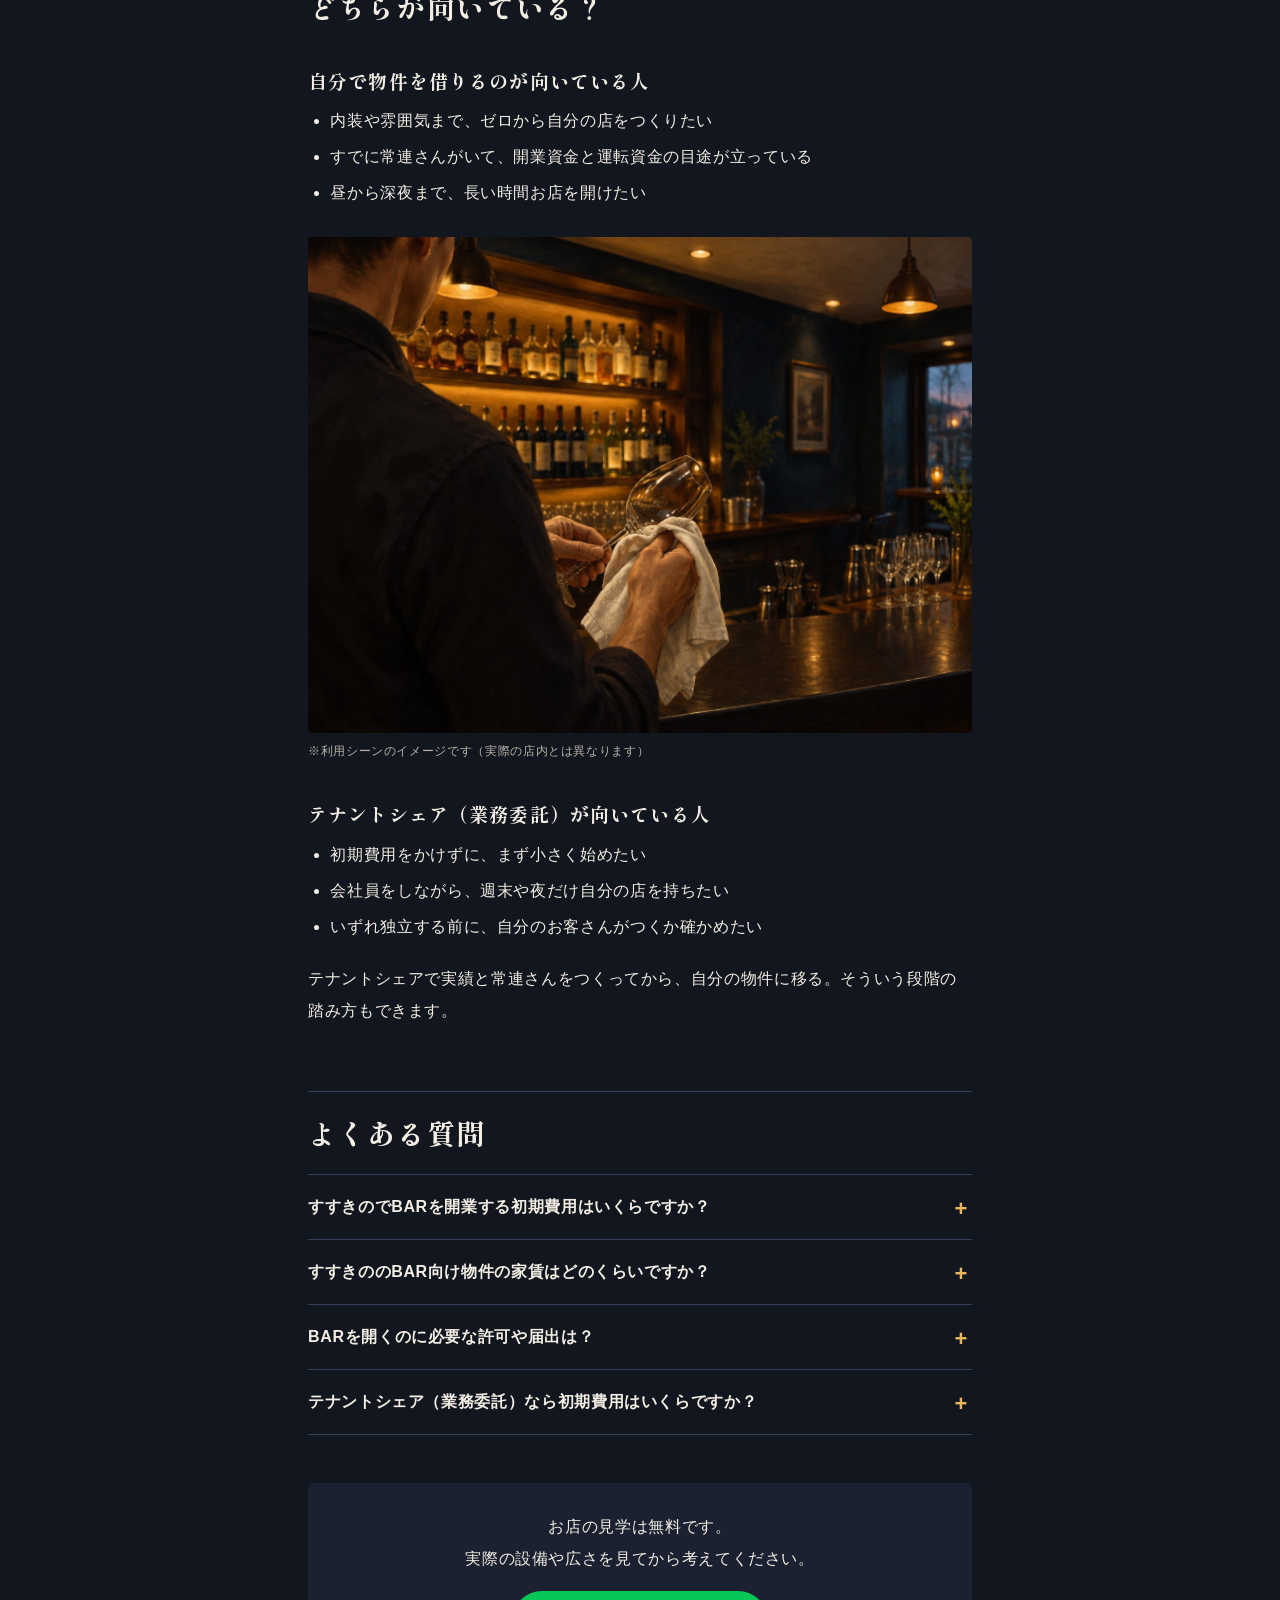
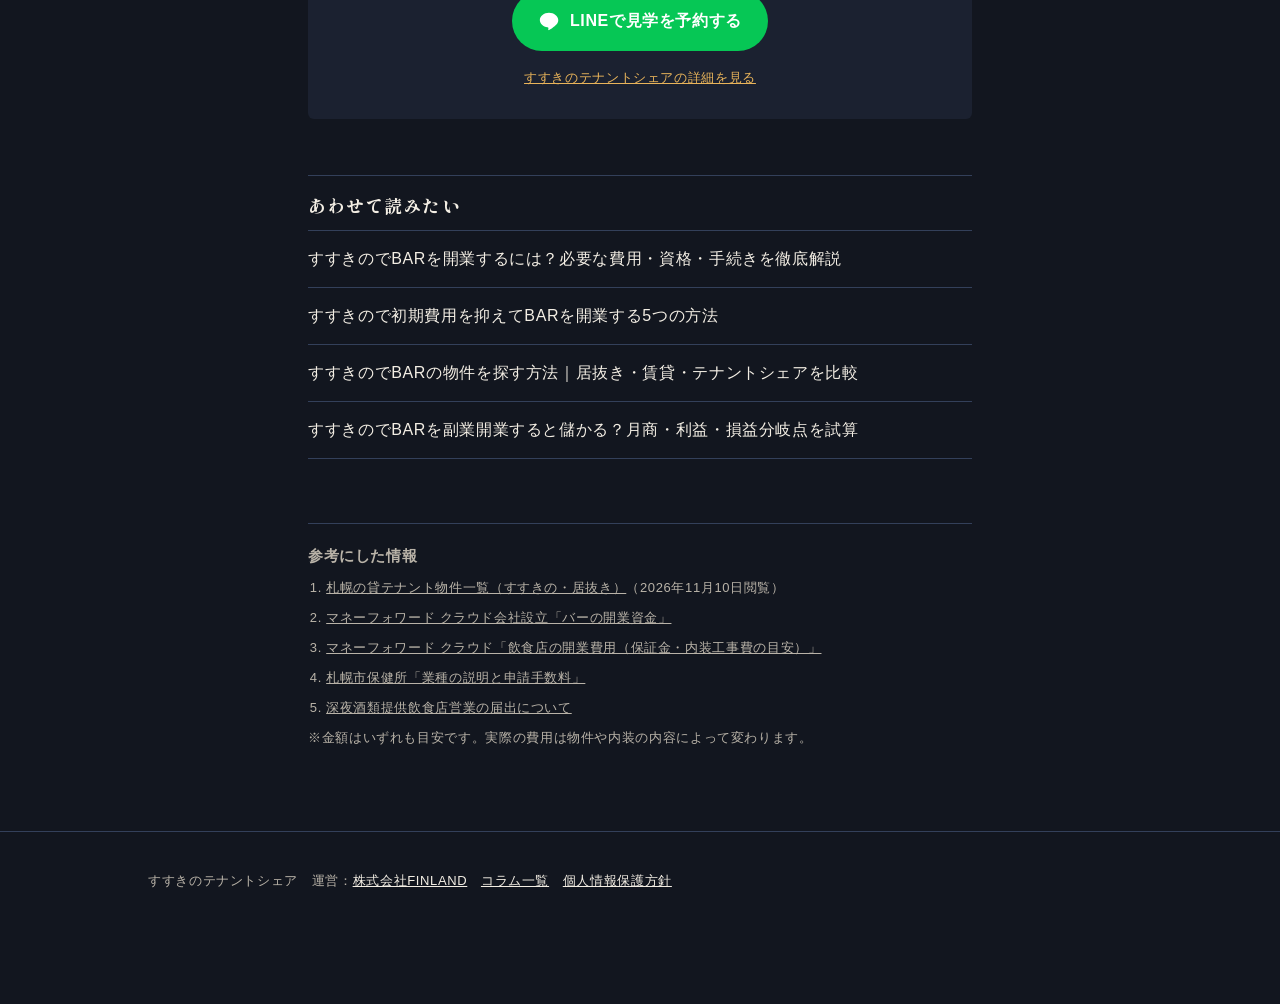
<file: column/susukino-bar-kaigyo-hiyou/index.html>
<!doctype html>
<html lang="ja">
<head>
<meta charset="utf-8">
<!-- Google tag (gtag.js) -->
<script async src="https://www.googletagmanager.com/gtag/js?id=G-40YMYY6KS2"></script>
<script>window.dataLayer=window.dataLayer||[];function gtag(){dataLayer.push(arguments);}gtag('js',new Date());gtag('config','G-40YMYY6KS2');</script>
<meta name="viewport" content="width=device-width, initial-scale=1">
<title>すすきのでBARを開業するといくらかかる？初期費用と毎月の費用を実際の物件で試算｜すすきのテナントシェア</title>
<meta name="description" content="すすきので15坪ほどのBARを自分で借りて開くと、初期費用はいくら？保証金・仲介手数料・内装・設備・許可まで、実際に募集中の物件の条件をもとに試算。毎月の固定費と、間借りとは少し違う「業務委託」という形で始めるテナントシェアとの違いもまとめました。">
<link rel="canonical" href="https://susukino-tenantshare.com/column/susukino-bar-kaigyo-hiyou/">
<meta property="og:type" content="article">
<meta property="og:title" content="すすきのでBARを開業するといくらかかる？初期費用と毎月の費用を試算">
<meta property="og:description" content="保証金・内装・設備・許可まで、実際の物件条件で試算。業務委託で始めるテナントシェアとの違いも。">
<meta property="og:url" content="https://susukino-tenantshare.com/column/susukino-bar-kaigyo-hiyou/">
<meta property="og:image" content="https://susukino-tenantshare.com/img/shelf.jpg">
<meta name="twitter:card" content="summary_large_image">
<link rel="preconnect" href="https://fonts.googleapis.com">
<link rel="preconnect" href="https://fonts.gstatic.com" crossorigin>
<link href="https://fonts.googleapis.com/css2?family=Shippori+Mincho+B1:wght@600;800&family=Zen+Kaku+Gothic+New:wght@400;700&display=swap" rel="stylesheet">
<link rel="stylesheet" href="/column/column.css">
<script type="application/ld+json">
{"@context":"https://schema.org","@type":"Article",
"headline":"すすきのでBARを開業するといくらかかる？初期費用と毎月の費用を実際の物件で試算",
"description":"すすきので15坪ほどのBARを自分で借りて開く場合の初期費用と毎月の費用を、募集中の物件条件をもとに試算。間借りとは少し違う、業務委託という形のテナントシェアとの違いも解説。",
"image":"https://susukino-tenantshare.com/img/shelf.jpg",
"datePublished":"2026-11-10","dateModified":"2026-11-10",
"author":{"@type":"Organization","name":"株式会社FINLAND","url":"https://finlandinc.jp/"},
"publisher":{"@type":"Organization","name":"株式会社FINLAND","url":"https://finlandinc.jp/"},
"mainEntityOfPage":"https://susukino-tenantshare.com/column/susukino-bar-kaigyo-hiyou/"}
</script>
<script type="application/ld+json">
{"@context":"https://schema.org","@type":"BreadcrumbList","itemListElement":[
{"@type":"ListItem","position":1,"name":"すすきのテナントシェア","item":"https://susukino-tenantshare.com/"},
{"@type":"ListItem","position":2,"name":"コラム","item":"https://susukino-tenantshare.com/column/"},
{"@type":"ListItem","position":3,"name":"すすきのでBARを開業するといくらかかる？","item":"https://susukino-tenantshare.com/column/susukino-bar-kaigyo-hiyou/"}]}
</script>
<script type="application/ld+json">
{"@context":"https://schema.org","@type":"FAQPage","mainEntity":[
{"@type":"Question","name":"すすきのでBARを開業する初期費用はいくらですか？","acceptedAnswer":{"@type":"Answer","text":"15坪前後の居抜き物件を自分で借りる場合、保証金や仲介手数料などの物件取得費だけで200万円前後になる例があり、内装・設備・仕入れまで含めると一般的に300万〜600万円程度が目安です。さらに開店後3〜6ヶ月分の運転資金を用意するのが一般的です。"}},
{"@type":"Question","name":"すすきののBAR向け物件の家賃はどのくらいですか？","acceptedAnswer":{"@type":"Answer","text":"2026年11月時点で募集されていた13〜16坪ほどのBAR・スナック向け物件では、共益費込みで月18万〜27万円ほどでした。これに光熱費などが加わります。"}},
{"@type":"Question","name":"BARを開くのに必要な許可や届出は？","acceptedAnswer":{"@type":"Answer","text":"保健所の飲食店営業許可（札幌市の新規申請手数料は17,500円）が必要で、深夜0時以降にお酒を主に出す場合は、営業開始の10日前までに警察署へ深夜酒類提供飲食店営業の届出（手数料なし）をします。"}},
{"@type":"Question","name":"テナントシェア（業務委託）なら初期費用はいくらですか？","acceptedAnswer":{"@type":"Answer","text":"すすきのテナントシェアの場合、初期費用は0円です。月額は16万円（税抜）〜で、家賃・管理費・光熱費・設備利用料が含まれます。本来かかる金額の半分以下です。"}}
]}
</script>
</head>
<body>

<header class="top">
  <div class="wrap">
    <a class="logo" href="/">すすきのテナントシェア<small>運営：株式会社FINLAND</small></a>
    <nav><a href="/column/" class="hide-sp">コラム</a><a href="https://lin.ee/UEj2Vqx" target="_blank" rel="noopener">LINEで相談</a></nav>
  </div>
</header>

<main class="narrow">
  <ol class="crumb">
    <li><a href="/">トップ</a></li>
    <li><a href="/column/">コラム</a></li>
    <li>開業費用</li>
  </ol>

  <div class="a-head">
    <p class="a-kicker">開業のお金</p>
    <h1>すすきのでBARを開業するといくらかかる？<br>初期費用と毎月の費用を、実際の物件で試算</h1>
    <p class="a-meta"><time datetime="2026-11-10">2026年11月10日</time>　文：すすきのテナントシェア編集部（株式会社FINLAND）</p>
  </div>

  <figure class="a-hero">
    <img src="/img/shelf.jpg" alt="ライトアップされたBARのバックバー" width="1238" height="679">
    <figcaption>※写真はイメージです</figcaption>
  </figure>

  <article class="body">
    <div class="summary">
      <h2>この記事のまとめ</h2>
      <ul>
        <li>すすきので15坪ほどのBARを自分で借りると、<strong>保証金や仲介手数料だけで約200万円</strong>かかる例があります。</li>
        <li>内装・設備・仕入れまで含めると、居抜き物件でも<strong>300万〜600万円程度</strong>が一般的な目安。さらに運転資金が3〜6ヶ月分必要です。</li>
        <li>毎月の固定費は、家賃と共益費で<strong>月18万〜27万円ほど</strong>。そこに光熱費が加わります。</li>
        <li>間借りとは少し違う、<strong>業務委託という形</strong>のテナントシェアなら、初期費用をかけずに小さく試せます。</li>
      </ul>
    </div>

    <nav class="toc" aria-label="目次">
      <p>目次</p>
      <ol>
        <li><a href="#model">試算の前提：すすきのの15坪BAR</a></li>
        <li><a href="#initial">初期費用の内訳</a></li>
        <li><a href="#monthly">毎月かかる費用</a></li>
        <li><a href="#permit">必要な許可と届出</a></li>
        <li><a href="#share">テナントシェア（業務委託）で始める場合</a></li>
        <li><a href="#which">どちらが向いている？</a></li>
        <li><a href="#faq">よくある質問</a></li>
      </ol>
    </nav>

    <p>「すすきので自分のBARを持ちたい。でも、実際いくら必要なんだろう」。開業を考えはじめた方から、いちばん多くいただく質問です。</p>
    <p>ネットで調べると「数百万円〜」といった幅の広い数字が並んでいて、自分の場合にいくらなのかが見えにくいものです。この記事では、<strong>実際にすすきので募集されている物件の条件</strong>をもとに、BARを自分で借りて開く場合の費用を項目ごとに積み上げてみます。</p>

    <h2 id="model">試算の前提：すすきのの15坪BAR</h2>
    <p>まず、すすきのでBAR・スナック向けとして募集されている小さめの物件を見てみます（2026年11月10日時点の掲載情報から抜粋）。</p>
    <div class="table-scroll">
      <table>
        <thead><tr><th>場所・用途</th><th>広さ</th><th>家賃＋共益費（月）</th><th>敷金・保証金</th></tr></thead>
        <tbody>
          <tr><th>南4条西3丁目／BAR向け居抜き</th><td>15.3坪</td><td class="num">約26.6万円</td><td class="num">153万円</td></tr>
          <tr><th>南5条西4丁目／スナック向け</th><td>13.58坪</td><td class="num">約22.4万円</td><td class="num">約48.9万円</td></tr>
          <tr><th>南7条西4丁目／バー・スナック向け</th><td>13.13坪</td><td class="num">約18.1万円</td><td class="num">約39.5万円</td></tr>
        </tbody>
      </table>
    </div>
    <p class="note">出典：札幌の不動産ポータル掲載物件（下記「参考にした情報」1）。金額は税込、条件は掲載時点のものです。</p>
    <p>同じすすきのでも、場所や階数、内装の状態で条件はかなり変わります。この記事では、いちばん上の<strong>南4条西3丁目・15.3坪のBAR向け居抜き物件（家賃21.9万円＋共益費4.7万円、敷金153万円）</strong>をモデルにして試算します。カウンターとボックス席がとれる、BARとしてはごく一般的な広さです。</p>

    <h2 id="initial">初期費用の内訳</h2>
    <h3>① 物件を借りるお金（物件取得費）</h3>
    <div class="table-scroll">
      <table class="stack">
        <thead><tr><th>項目</th><th>モデル物件での金額</th><th>考え方</th></tr></thead>
        <tbody>
          <tr><th>敷金・保証金</th><td class="num">153万円</td><td>掲載条件どおり。一般的にも家賃の3〜12ヶ月分</td></tr>
          <tr><th>礼金</th><td class="num">0〜約22万円</td><td>家賃の0〜1ヶ月分。返ってこないお金</td></tr>
          <tr><th>仲介手数料</th><td class="num">約22万円</td><td>家賃の1ヶ月分が目安</td></tr>
          <tr><th>前家賃</th><td class="num">約26.6万円</td><td>翌月分の家賃＋共益費を契約時に払う</td></tr>
          <tr class="total"><th>小計</th><td class="num">約200万〜224万円</td><td></td></tr>
        </tbody>
      </table>
    </div>
    <p>お店を1日も開けていないのに、<strong>契約の時点で約200万円</strong>が出ていく計算です。敷金・保証金は退去時に一部戻りますが、原状回復の費用などが差し引かれることがあります。</p>

    <h3>② お店をつくるお金</h3>
    <div class="table-scroll">
      <table class="stack">
        <thead><tr><th>項目</th><th>目安</th><th>メモ</th></tr></thead>
        <tbody>
          <tr><th>内装工事</th><td class="num">約150万〜600万円</td><td>居抜きは坪10万〜40万円が目安（15坪で計算）。何もないスケルトンなら坪60万〜80万円</td></tr>
          <tr><th>家具・厨房設備</th><td class="num">約100万〜400万円</td><td>カウンター・椅子、冷蔵庫・製氷機・シンクなど。居抜きで残っていれば大きく減る</td></tr>
          <tr><th>グラス・備品</th><td class="num">約20万〜100万円</td><td>グラス、シェイカー、レジまわりなど</td></tr>
          <tr><th>お酒の初回仕入れ</th><td class="num">約30万〜150万円</td><td>バックバーを埋める分</td></tr>
          <tr><th>広告・告知</th><td class="num">約20万〜100万円</td><td>看板、ショップカード、Web・SNSなど</td></tr>
        </tbody>
      </table>
    </div>
    <p class="note">出典：マネーフォワード クラウド会社設立「バーの開業資金はいくら？」、同「飲食店の開業費用」（下記2・3）の目安をもとに作成。</p>
    <p>こうして積み上げると、前の店の設備がそのまま使える居抜きを選んでも、<strong>合計で300万〜600万円程度</strong>は見ておくのが一般的です。内装に手をかければ、1,000万円を超えることもあります。</p>

    <h3>③ 忘れがちな「運転資金」</h3>
    <p>開店してすぐにお客さんが定着するとは限りません。売上が安定するまでの家賃や人件費、仕入れのために、<strong>毎月の固定費の3〜6ヶ月分</strong>を手元に残しておくのが一般的です。月の支出が70万円なら、210万〜420万円になります。</p>

    <h2 id="monthly">毎月かかる費用</h2>
    <p>モデル物件で、売上に関係なく毎月出ていくお金を並べると次のとおりです。</p>
    <div class="table-scroll">
      <table>
        <thead><tr><th>項目</th><th>月額の目安</th></tr></thead>
        <tbody>
          <tr><th>家賃＋共益費</th><td class="num">約26.6万円</td></tr>
          <tr><th>水道光熱費</th><td class="num">約5万〜20万円</td></tr>
          <tr><th>設備のリース・保守、通信など</th><td class="num">数万円</td></tr>
          <tr class="total"><th>合計</th><td class="num">約32万円〜</td></tr>
        </tbody>
      </table>
    </div>
    <p>ここに人件費やお酒の仕入れが加わります。自分で借りたお店は24時間使える反面、<strong>お店を開けていない時間の家賃も自分で払う</strong>ことになります。</p>

    <h2 id="permit">必要な許可と届出</h2>
    <ul>
      <li><strong>飲食店営業許可</strong>（保健所）：札幌市の新規申請手数料は17,500円。お店ごとに食品衛生責任者を置く必要があります。</li>
      <li><strong>深夜酒類提供飲食店営業の届出</strong>（警察署）：深夜0時以降にお酒を主に出す場合に必要です。営業開始の10日前までに届け出ます。手数料はかかりませんが、客室の広さや明るさなどの基準があり、地域によっては深夜営業ができない場所もあります。</li>
    </ul>
    <p>手数料そのものは大きくありませんが、内装が基準を満たしているかの確認や書類づくりに時間がかかります。物件探しから工事、手続きまで含めると、開業までには数ヶ月かかるのが普通です。</p>

    <div class="cta-box">
      <p>「自分のやりたいお店だと、いくらくらいで始められる？」<br>LINEで気軽に聞いてください。</p>
      <a class="btn-line" href="https://lin.ee/UEj2Vqx" target="_blank" rel="noopener"><svg viewBox="0 0 24 24" aria-hidden="true"><path fill="currentColor" d="M12 3C6.5 3 2 6.6 2 11c0 4 3.6 7.3 8.4 7.9.3.1.8.2.9.5.1.3.1.7 0 1l-.1.9c0 .3-.2 1 .9.6 1.1-.5 5.9-3.5 8-6 1.5-1.6 2-3.2 2-4.9C22 6.6 17.5 3 12 3z"/></svg>LINEで相談する</a>
      <p class="sub">友だち追加の特典：無料開業シミュレーション／いま募集中の時間帯をすぐにお届けします</p>
    </div>

    <h2 id="share">テナントシェア（業務委託）で始める場合</h2>
    <p>ここまで見てきたように、自分で物件を借りる開業は「最初に大きなお金を払い、毎月の固定費を背負う」形です。これに対して、<strong>すでに営業できる状態のBARを、時間帯で区切って使う</strong>のがテナントシェアです。</p>
    <p>よく「間借り営業」と似たものだと思われますが、少し違います。すすきのテナントシェアは<strong>業務委託という形</strong>で、お店の設備や営業の枠組みはそのままに、選んだ時間帯のお店づくりと営業をおまかせします。そのため、ご自身で資格を取る必要もありません。</p>
    <div class="table-scroll">
      <table>
        <thead><tr><th></th><th>自分で物件を借りる</th><th class="us">すすきのテナントシェア</th></tr></thead>
        <tbody>
          <tr><th>初期費用</th><td>300万〜600万円程度が目安</td><td class="us">0円</td></tr>
          <tr><th>敷金・保証金</th><td>モデル物件で153万円</td><td class="us">不要</td></tr>
          <tr><th>内装・設備</th><td>150万円〜（居抜きでも）</td><td class="us">そろっているものを使う</td></tr>
          <tr><th>毎月の費用</th><td>家賃・共益費・光熱費で約32万円〜</td><td class="us">月16万円（税抜）〜（家賃・管理費・光熱費・設備利用料込み）<br>本来かかる金額の半分以下です</td></tr>
          <tr><th>使える時間</th><td>24時間</td><td class="us">選んだ時間帯（9〜19時／19〜翌1時／翌1〜9時）を毎日</td></tr>
          <tr><th>契約</th><td>物件ごとの賃貸借契約（期間は物件による）</td><td class="us">3ヶ月ごとの更新</td></tr>
          <tr><th>開業まで</th><td>物件探し・工事・手続きで数ヶ月</td><td class="us">見学・契約後、最短で翌月から</td></tr>
        </tbody>
      </table>
    </div>
    <figure class="a-fig"><img src="/img/scene-day.jpg" alt="昼の光が入るカウンターで、コーヒーとケーキを楽しむお客さん" width="1400" height="1046" loading="lazy"><figcaption>※利用シーンのイメージです（実際の店内とは異なります）</figcaption></figure>
    <p>席数はカウンター6席と6名のボックス席が2つ（計18席）。製氷機や冷蔵庫、二口コンロ、冷暖房に加えて、プロジェクターやカラオケもそろっています。<strong>「まず自分のお客さんがつくか試したい」</strong>という段階には、時間帯で借りる形がちょうどいいはずです。</p>
    <figure class="a-fig"><img src="/img/scene-box.jpg" alt="ボックス席でプロジェクターを使いカラオケを楽しむグループ" width="1400" height="1046" loading="lazy"><figcaption>※利用シーンのイメージです（実際の店内とは異なります）</figcaption></figure>
    <p>実際に、会社員からテナントシェアでBARを始め、1年半で月の売上が100万円を超えるまでになった方もいます（<a href="/#voice-title">利用者の声</a>。ご本人の実績で、売上を保証するものではありません）。</p>

    <h2 id="which">どちらが向いている？</h2>
    <h3>自分で物件を借りるのが向いている人</h3>
    <ul>
      <li>内装や雰囲気まで、ゼロから自分の店をつくりたい</li>
      <li>すでに常連さんがいて、開業資金と運転資金の目途が立っている</li>
      <li>昼から深夜まで、長い時間お店を開けたい</li>
    </ul>
    <figure class="a-fig"><img src="/img/scene-prep.jpg" alt="開店前にグラスを磨く店主の手元" width="1400" height="1046" loading="lazy"><figcaption>※利用シーンのイメージです（実際の店内とは異なります）</figcaption></figure>
    <h3>テナントシェア（業務委託）が向いている人</h3>
    <ul>
      <li>初期費用をかけずに、まず小さく始めたい</li>
      <li>会社員をしながら、週末や夜だけ自分の店を持ちたい</li>
      <li>いずれ独立する前に、自分のお客さんがつくか確かめたい</li>
    </ul>
    <p>テナントシェアで実績と常連さんをつくってから、自分の物件に移る。そういう段階の踏み方もできます。</p>

    <h2 id="faq">よくある質問</h2>
    <div class="faq">
      <details><summary>すすきのでBARを開業する初期費用はいくらですか？</summary><p>15坪前後の居抜き物件を自分で借りる場合、保証金や仲介手数料などの物件取得費だけで200万円前後になる例があります。内装・設備・仕入れまで含めると、一般的に300万〜600万円程度が目安です。さらに開店後3〜6ヶ月分の運転資金を用意するのが一般的です。</p></details>
      <details><summary>すすきののBAR向け物件の家賃はどのくらいですか？</summary><p>2026年11月時点で募集されていた13〜16坪ほどのBAR・スナック向け物件では、共益費込みで月18万〜27万円ほどでした。これに光熱費などが加わります。</p></details>
      <details><summary>BARを開くのに必要な許可や届出は？</summary><p>保健所の飲食店営業許可（札幌市の新規申請手数料は17,500円）が必要です。深夜0時以降にお酒を主に出す場合は、営業開始の10日前までに警察署へ深夜酒類提供飲食店営業の届出（手数料なし）をします。</p></details>
      <details><summary>テナントシェア（業務委託）なら初期費用はいくらですか？</summary><p>すすきのテナントシェアの場合、初期費用は0円です。月額は16万円（税抜）〜で、家賃・管理費・光熱費・設備利用料が含まれます。本来かかる金額の半分以下です。</p></details>
    </div>

    <div class="cta-box">
      <p>お店の見学は無料です。<br>実際の設備や広さを見てから考えてください。</p>
      <a class="btn-line" href="https://lin.ee/UEj2Vqx" target="_blank" rel="noopener"><svg viewBox="0 0 24 24" aria-hidden="true"><path fill="currentColor" d="M12 3C6.5 3 2 6.6 2 11c0 4 3.6 7.3 8.4 7.9.3.1.8.2.9.5.1.3.1.7 0 1l-.1.9c0 .3-.2 1 .9.6 1.1-.5 5.9-3.5 8-6 1.5-1.6 2-3.2 2-4.9C22 6.6 17.5 3 12 3z"/></svg>LINEで見学を予約する</a>
      <p class="sub"><a href="/">すすきのテナントシェアの詳細を見る</a></p>
    </div>

    <section class="related" aria-labelledby="rel-title">
      <h2 id="rel-title">あわせて読みたい</h2>
      <ul>
        <li><a href="/column/susukino-bar-kaigyo/">すすきのでBARを開業するには？必要な費用・資格・手続きを徹底解説</a></li>
        <li><a href="/column/bar-kaigyo-shoki-hiyou-osaeru/">すすきので初期費用を抑えてBARを開業する5つの方法</a></li>
        <li><a href="/column/susukino-bar-bukken/">すすきのでBARの物件を探す方法｜居抜き・賃貸・テナントシェアを比較</a></li>
        <li><a href="/column/bar-fukugyo-shuueki/">すすきのでBARを副業開業すると儲かる？月商・利益・損益分岐点を試算</a></li>
      </ul>
    </section>

    <section class="sources" aria-labelledby="src-title">
      <h2 id="src-title">参考にした情報</h2>
      <ol>
        <li><a href="https://www.rals.net/sapporo/business-rent/search?fw=%E3%81%99%E3%81%99%E3%81%8D%E3%81%AE+%E5%B1%85%E6%8A%9C%E3%81%8D+%E3%83%86%E3%83%8A%E3%83%B3%E3%83%88" rel="nofollow noopener" target="_blank">札幌の貸テナント物件一覧（すすきの・居抜き）</a>（2026年11月10日閲覧）</li>
        <li><a href="https://biz.moneyforward.com/establish/basic/52819/" rel="noopener" target="_blank">マネーフォワード クラウド会社設立「バーの開業資金」</a></li>
        <li><a href="https://biz.moneyforward.com/restaurant/basic/2082/" rel="noopener" target="_blank">マネーフォワード クラウド「飲食店の開業費用（保証金・内装工事費の目安）」</a></li>
        <li><a href="https://www.city.sapporo.jp/hokenjo/shoku/eigyo/gyoshu.html" rel="noopener" target="_blank">札幌市保健所「業種の説明と申請手数料」</a></li>
        <li><a href="https://hojokin-agent.jp/permit/shinya-shurui-todokede" rel="noopener" target="_blank">深夜酒類提供飲食店営業の届出について</a></li>
      </ol>
      <p>※金額はいずれも目安です。実際の費用は物件や内装の内容によって変わります。</p>
    </section>
  </article>
</main>

<footer>
  <div class="wrap">すすきのテナントシェア　運営：<a href="https://finlandinc.jp/">株式会社FINLAND</a>　<a href="/column/">コラム一覧</a>　<a href="https://finlandinc.jp/privacy/">個人情報保護方針</a></div>
</footer>

<div class="sticky"><a class="btn-line" href="https://lin.ee/UEj2Vqx" target="_blank" rel="noopener"><svg viewBox="0 0 24 24" aria-hidden="true"><path fill="currentColor" d="M12 3C6.5 3 2 6.6 2 11c0 4 3.6 7.3 8.4 7.9.3.1.8.2.9.5.1.3.1.7 0 1l-.1.9c0 .3-.2 1 .9.6 1.1-.5 5.9-3.5 8-6 1.5-1.6 2-3.2 2-4.9C22 6.6 17.5 3 12 3z"/></svg>LINE追加で無料シミュレーション</a></div>
</body>
</html>
</file>
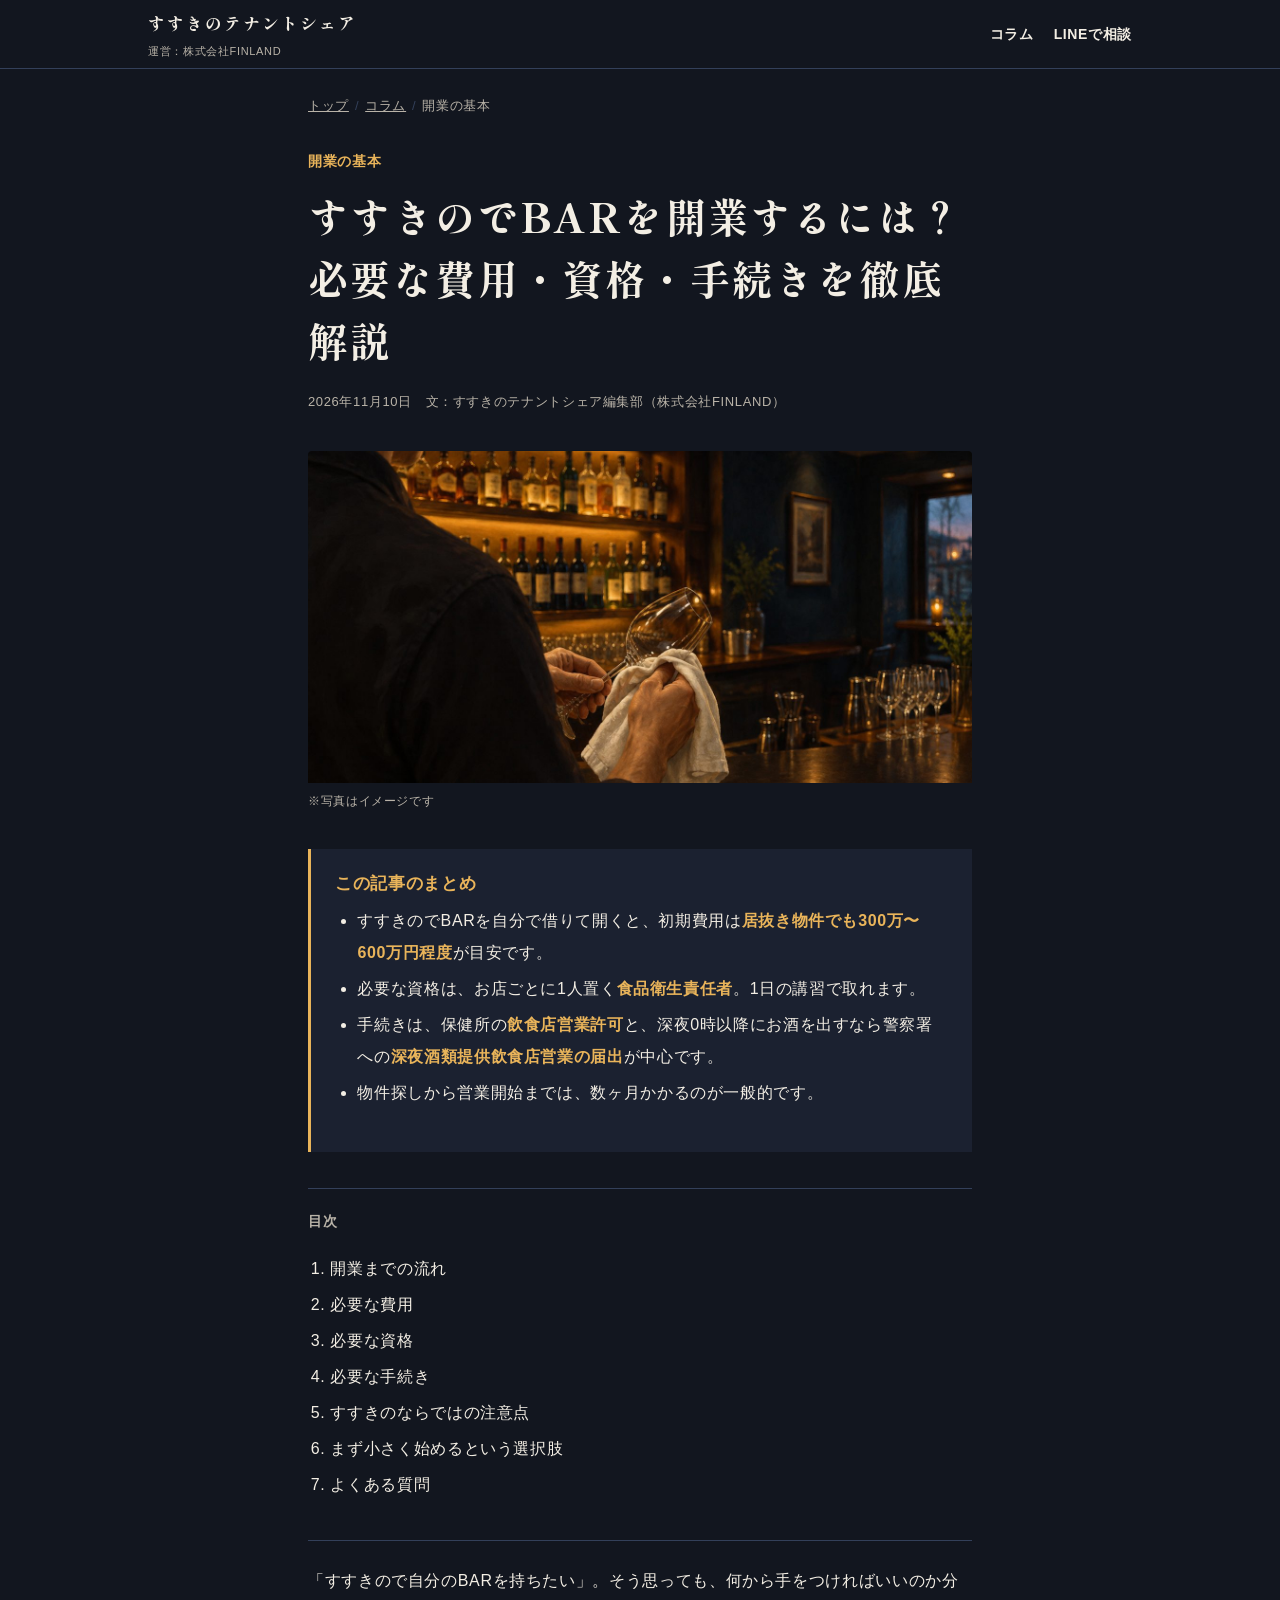
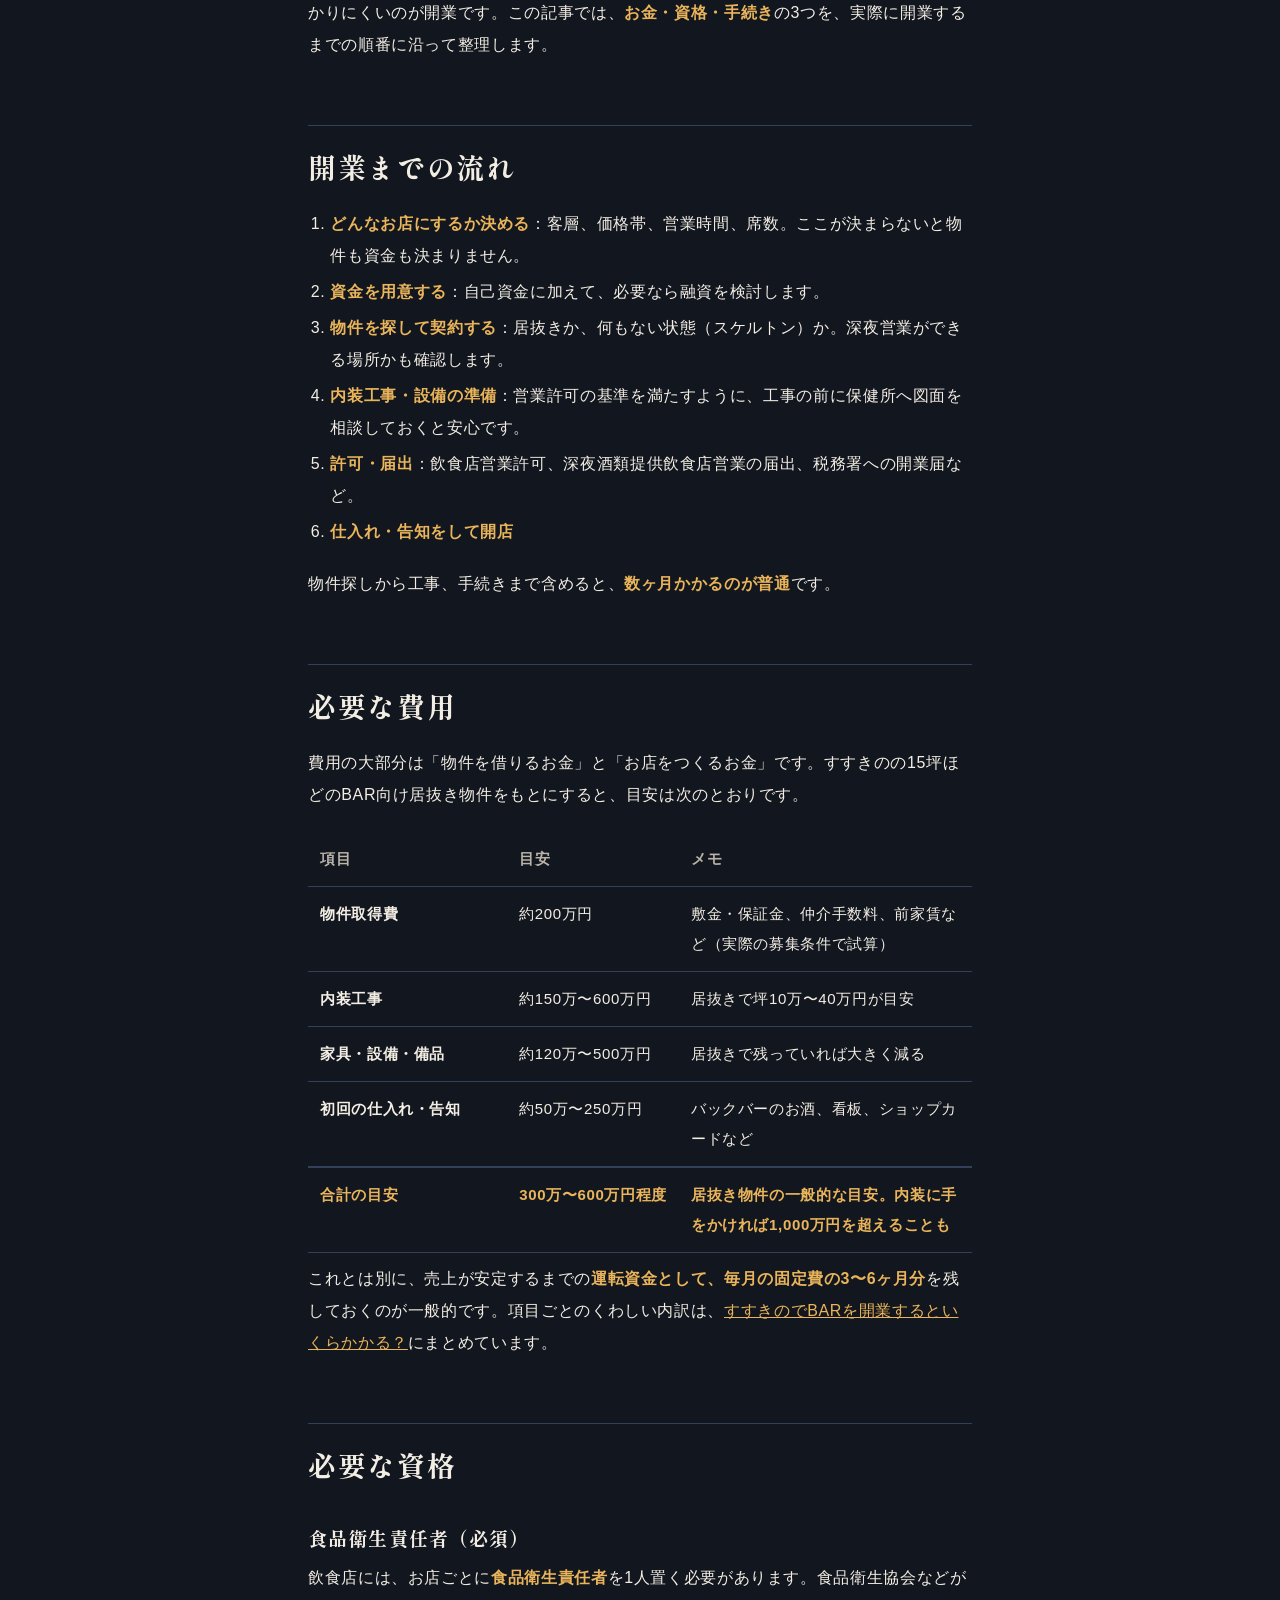
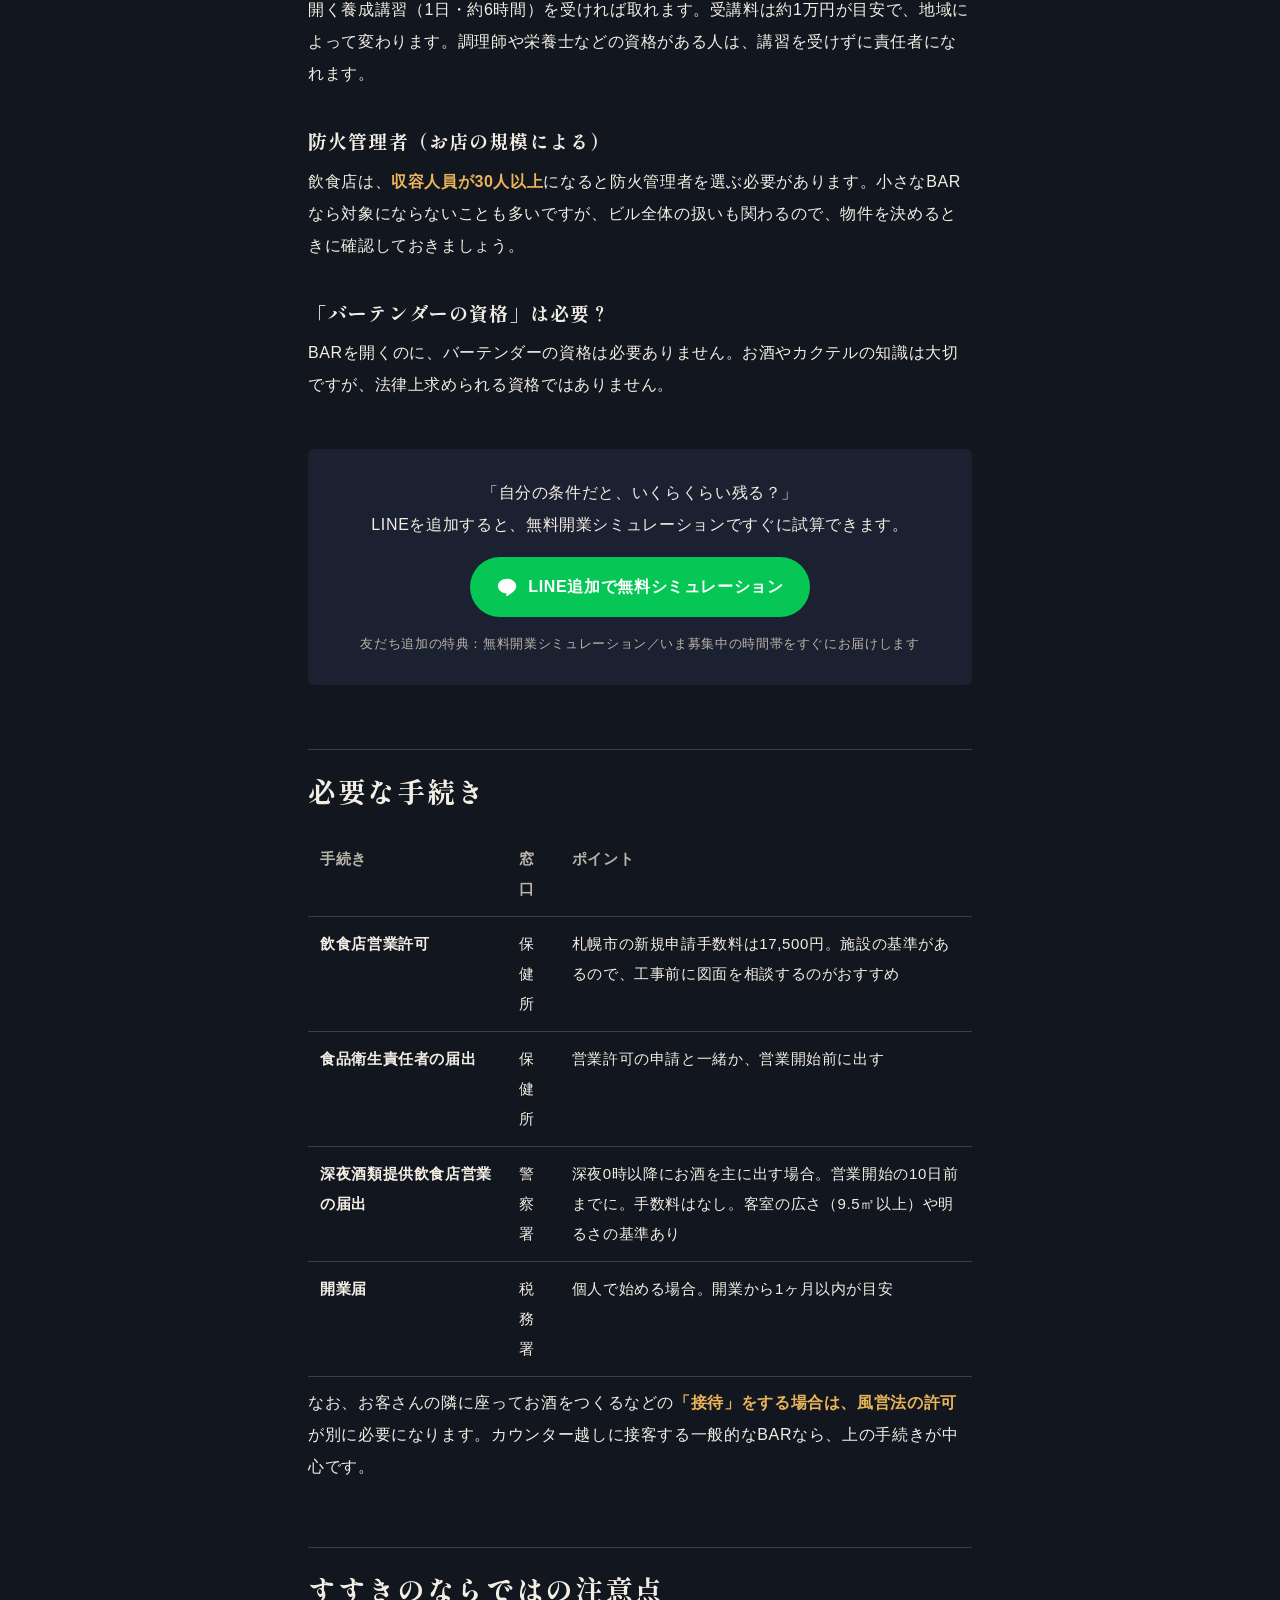
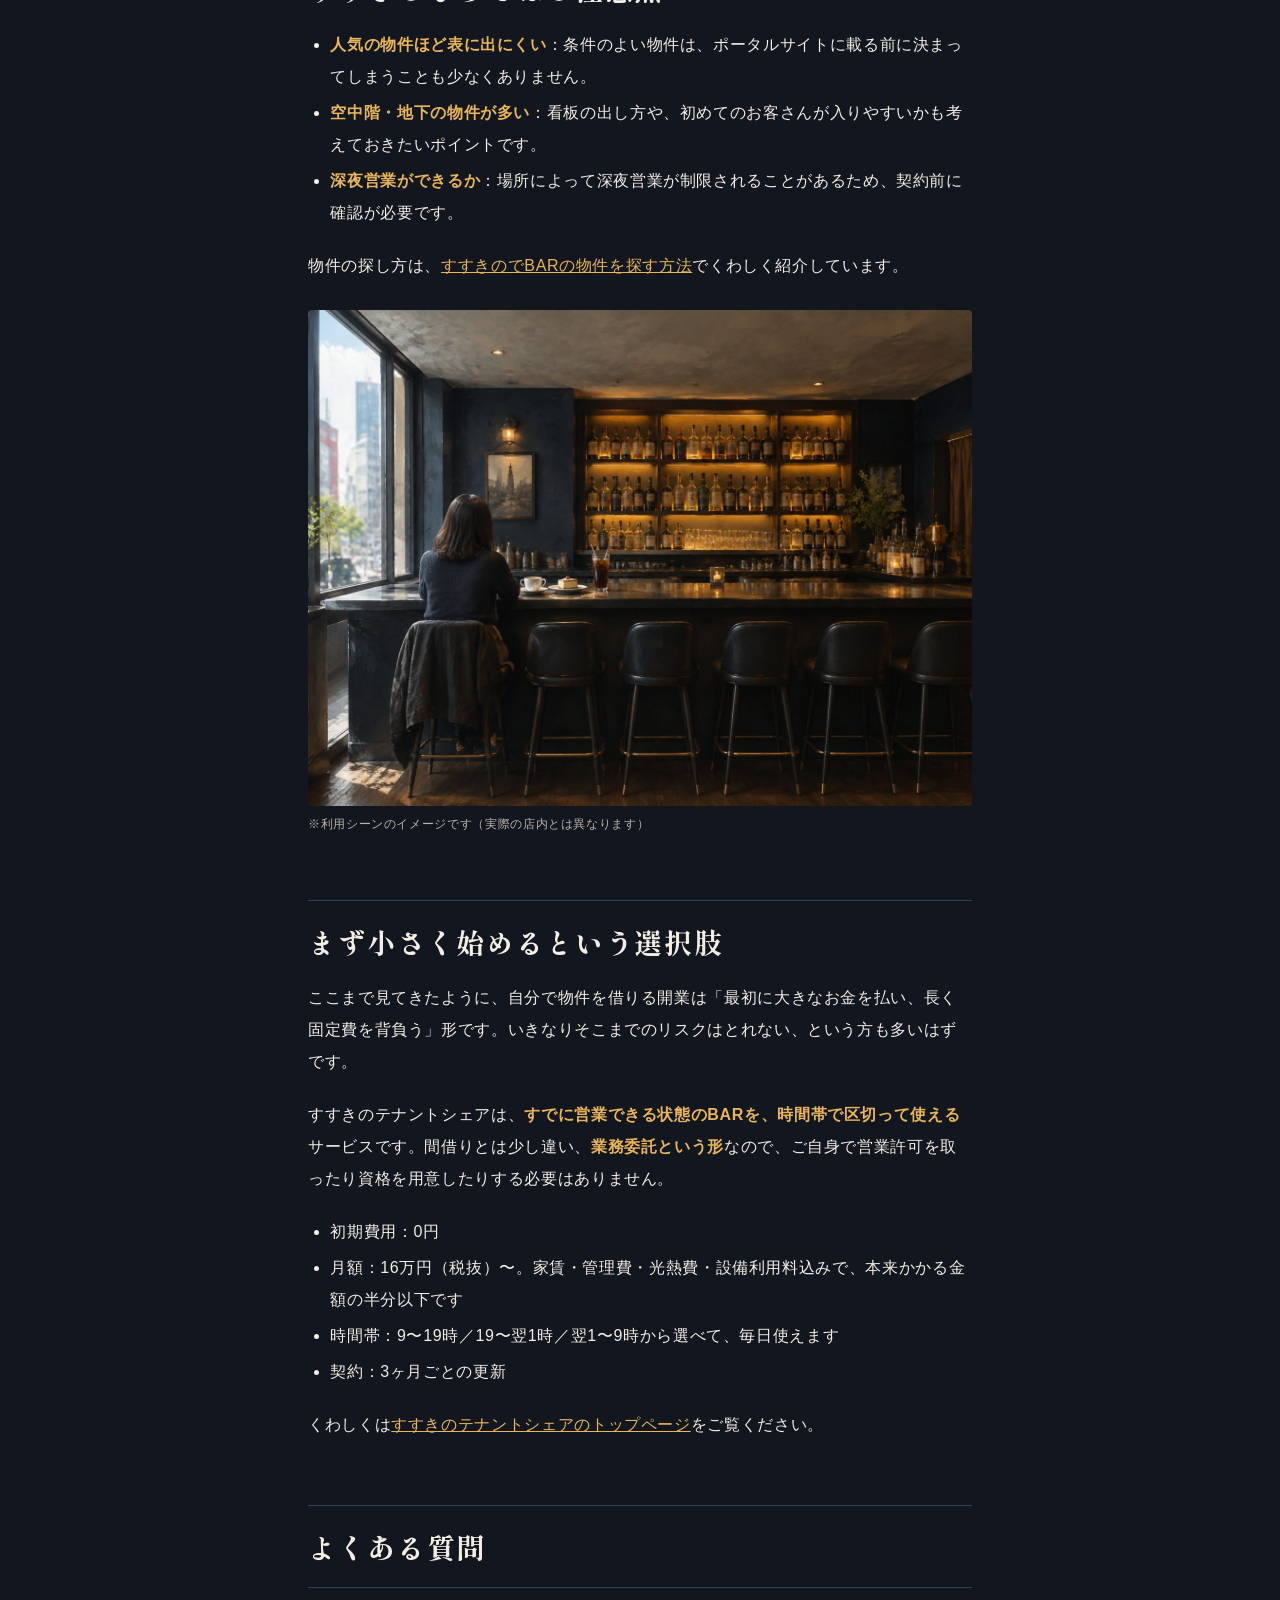
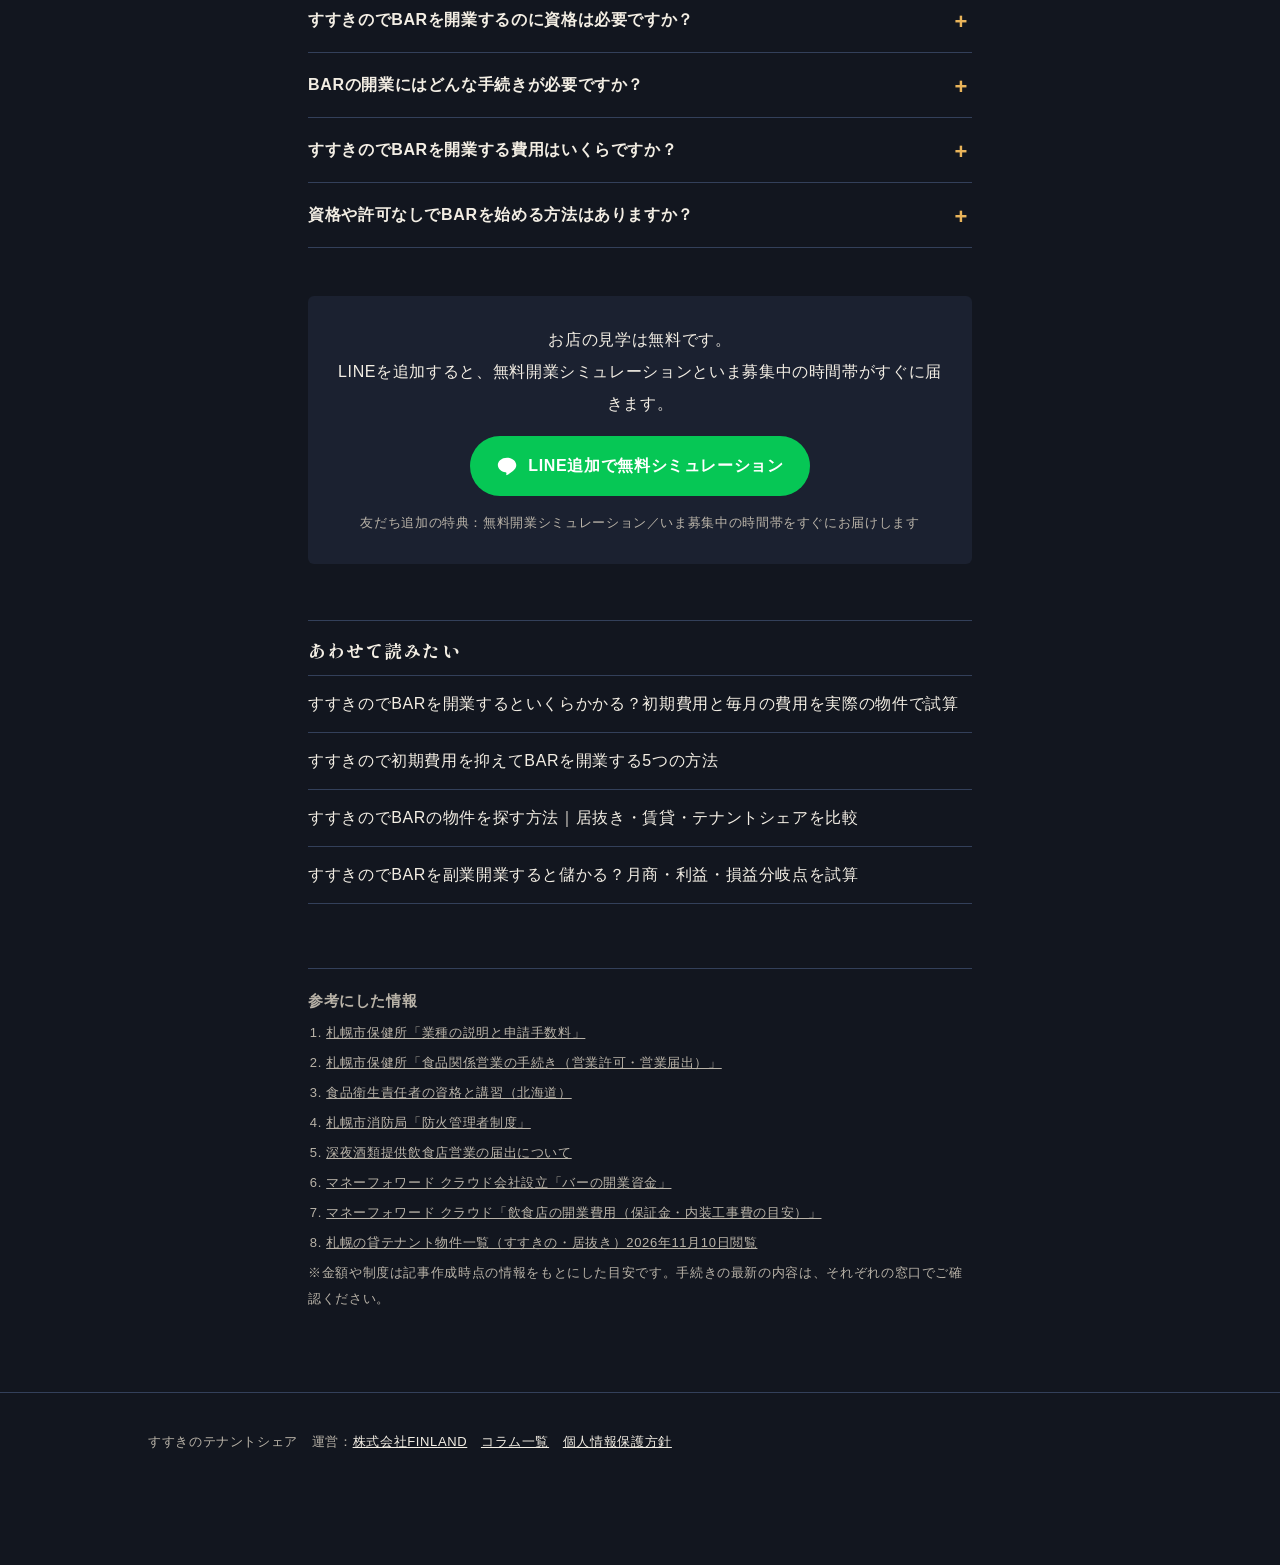
<file: column/susukino-bar-kaigyo/index.html>
<!doctype html>
<html lang="ja">
<head>
<meta charset="utf-8">
<!-- Google tag (gtag.js) -->
<script async src="https://www.googletagmanager.com/gtag/js?id=G-40YMYY6KS2"></script>
<script>window.dataLayer=window.dataLayer||[];function gtag(){dataLayer.push(arguments);}gtag('js',new Date());gtag('config','G-40YMYY6KS2');</script>
<meta name="viewport" content="width=device-width, initial-scale=1">
<title>すすきのでBARを開業するには？必要な費用・資格・手続きを徹底解説｜すすきのテナントシェア</title>
<meta name="description" content="すすきのでBARを開業したい方へ。必要な費用の目安、食品衛生責任者などの資格、飲食店営業許可や深夜酒類提供飲食店営業の届出といった手続きを、開業までの流れに沿ってまとめました。">
<link rel="canonical" href="https://susukino-tenantshare.com/column/susukino-bar-kaigyo/">
<meta property="og:type" content="article">
<meta property="og:title" content="すすきのでBARを開業するには？必要な費用・資格・手続きを徹底解説">
<meta property="og:description" content="費用・資格・手続きを、開業までの流れに沿って整理。">
<meta property="og:url" content="https://susukino-tenantshare.com/column/susukino-bar-kaigyo/">
<meta property="og:image" content="https://susukino-tenantshare.com/img/scene-prep.jpg">
<meta name="twitter:card" content="summary_large_image">
<link rel="preconnect" href="https://fonts.googleapis.com">
<link rel="preconnect" href="https://fonts.gstatic.com" crossorigin>
<link href="https://fonts.googleapis.com/css2?family=Shippori+Mincho+B1:wght@600;800&family=Zen+Kaku+Gothic+New:wght@400;700&display=swap" rel="stylesheet">
<link rel="stylesheet" href="/column/column.css">
<script type="application/ld+json">
{"@context": "https://schema.org", "@type": "Article", "headline": "すすきのでBARを開業するには？必要な費用・資格・手続きを徹底解説", "description": "すすきのでBARを開業したい方へ。必要な費用の目安、食品衛生責任者などの資格、飲食店営業許可や深夜酒類提供飲食店営業の届出といった手続きを、開業までの流れに沿ってまとめました。", "image": "https://susukino-tenantshare.com/img/scene-prep.jpg", "datePublished": "2026-11-10", "dateModified": "2026-11-10", "author": {"@type": "Organization", "name": "株式会社FINLAND", "url": "https://finlandinc.jp/"}, "publisher": {"@type": "Organization", "name": "株式会社FINLAND", "url": "https://finlandinc.jp/"}, "mainEntityOfPage": "https://susukino-tenantshare.com/column/susukino-bar-kaigyo/"}
</script>
<script type="application/ld+json">
{"@context": "https://schema.org", "@type": "BreadcrumbList", "itemListElement": [{"@type": "ListItem", "position": 1, "name": "すすきのテナントシェア", "item": "https://susukino-tenantshare.com/"}, {"@type": "ListItem", "position": 2, "name": "コラム", "item": "https://susukino-tenantshare.com/column/"}, {"@type": "ListItem", "position": 3, "name": "すすきのでBARを開業するには？必要な費用・資格・手続きを徹底解説", "item": "https://susukino-tenantshare.com/column/susukino-bar-kaigyo/"}]}
</script>
<script type="application/ld+json">
{"@context": "https://schema.org", "@type": "FAQPage", "mainEntity": [{"@type": "Question", "name": "すすきのでBARを開業するのに資格は必要ですか？", "acceptedAnswer": {"@type": "Answer", "text": "お店ごとに食品衛生責任者を1人置く必要があります。1日（約6時間）の養成講習を受ければ取れます。バーテンダーの資格は必要ありません。収容人員が30人以上の場合は防火管理者も必要です。"}}, {"@type": "Question", "name": "BARの開業にはどんな手続きが必要ですか？", "acceptedAnswer": {"@type": "Answer", "text": "保健所の飲食店営業許可（札幌市の新規申請手数料は17,500円）、食品衛生責任者の届出、深夜0時以降にお酒を主に出す場合は警察署への深夜酒類提供飲食店営業の届出（営業開始の10日前まで、手数料なし）、個人なら税務署への開業届が中心です。"}}, {"@type": "Question", "name": "すすきのでBARを開業する費用はいくらですか？", "acceptedAnswer": {"@type": "Answer", "text": "15坪ほどの居抜き物件を自分で借りる場合、物件取得費だけで約200万円の例があり、内装や設備を含めると300万〜600万円程度が一般的な目安です。別に運転資金として固定費の3〜6ヶ月分を用意するのが一般的です。"}}, {"@type": "Question", "name": "資格や許可なしでBARを始める方法はありますか？", "acceptedAnswer": {"@type": "Answer", "text": "すすきのテナントシェアは業務委託という形のため、ご自身で資格を取ったり営業許可を取ったりする必要はありません。初期費用0円、月16万円（税抜）〜で始められます。"}}]}
</script>
</head>
<body>

<header class="top">
  <div class="wrap">
    <a class="logo" href="/">すすきのテナントシェア<small>運営：株式会社FINLAND</small></a>
    <nav><a href="/column/" class="hide-sp">コラム</a><a href="https://lin.ee/UEj2Vqx" target="_blank" rel="noopener">LINEで相談</a></nav>
  </div>
</header>

<main class="narrow">
  <ol class="crumb">
    <li><a href="/">トップ</a></li>
    <li><a href="/column/">コラム</a></li>
    <li>開業の基本</li>
  </ol>

  <div class="a-head">
    <p class="a-kicker">開業の基本</p>
    <h1>すすきのでBARを開業するには？<br>必要な費用・資格・手続きを徹底解説</h1>
    <p class="a-meta"><time datetime="2026-11-10">2026年11月10日</time>　文：すすきのテナントシェア編集部（株式会社FINLAND）</p>
  </div>

  <figure class="a-hero">
    <img src="/img/scene-prep.jpg" alt="開店前にグラスを磨く店主の手元" width="1400" height="1046">
    <figcaption>※写真はイメージです</figcaption>
  </figure>

  <article class="body">
    <div class="summary">
      <h2>この記事のまとめ</h2>
      <ul>
        <li>すすきのでBARを自分で借りて開くと、初期費用は<strong>居抜き物件でも300万〜600万円程度</strong>が目安です。</li>
        <li>必要な資格は、お店ごとに1人置く<strong>食品衛生責任者</strong>。1日の講習で取れます。</li>
        <li>手続きは、保健所の<strong>飲食店営業許可</strong>と、深夜0時以降にお酒を出すなら警察署への<strong>深夜酒類提供飲食店営業の届出</strong>が中心です。</li>
        <li>物件探しから営業開始までは、数ヶ月かかるのが一般的です。</li>
      </ul>
    </div>

    <nav class="toc" aria-label="目次">
      <p>目次</p>
      <ol>
        <li><a href="#flow">開業までの流れ</a></li>
        <li><a href="#cost">必要な費用</a></li>
        <li><a href="#license">必要な資格</a></li>
        <li><a href="#procedure">必要な手続き</a></li>
        <li><a href="#pitfall">すすきのならではの注意点</a></li>
        <li><a href="#small">まず小さく始めるという選択肢</a></li>
        <li><a href="#faq">よくある質問</a></li>
      </ol>
    </nav>

    <p>「すすきので自分のBARを持ちたい」。そう思っても、何から手をつければいいのか分かりにくいのが開業です。この記事では、<strong>お金・資格・手続き</strong>の3つを、実際に開業するまでの順番に沿って整理します。</p>

    <h2 id="flow">開業までの流れ</h2>
    <ol>
      <li><strong>どんなお店にするか決める</strong>：客層、価格帯、営業時間、席数。ここが決まらないと物件も資金も決まりません。</li>
      <li><strong>資金を用意する</strong>：自己資金に加えて、必要なら融資を検討します。</li>
      <li><strong>物件を探して契約する</strong>：居抜きか、何もない状態（スケルトン）か。深夜営業ができる場所かも確認します。</li>
      <li><strong>内装工事・設備の準備</strong>：営業許可の基準を満たすように、工事の前に保健所へ図面を相談しておくと安心です。</li>
      <li><strong>許可・届出</strong>：飲食店営業許可、深夜酒類提供飲食店営業の届出、税務署への開業届など。</li>
      <li><strong>仕入れ・告知をして開店</strong></li>
    </ol>
    <p>物件探しから工事、手続きまで含めると、<strong>数ヶ月かかるのが普通</strong>です。</p>

    <h2 id="cost">必要な費用</h2>
    <p>費用の大部分は「物件を借りるお金」と「お店をつくるお金」です。すすきのの15坪ほどのBAR向け居抜き物件をもとにすると、目安は次のとおりです。</p>
    <div class="table-scroll">
      <table class="stack">
        <thead><tr><th>項目</th><th>目安</th><th>メモ</th></tr></thead>
        <tbody>
          <tr><th>物件取得費</th><td class="num">約200万円</td><td>敷金・保証金、仲介手数料、前家賃など（実際の募集条件で試算）</td></tr>
          <tr><th>内装工事</th><td class="num">約150万〜600万円</td><td>居抜きで坪10万〜40万円が目安</td></tr>
          <tr><th>家具・設備・備品</th><td class="num">約120万〜500万円</td><td>居抜きで残っていれば大きく減る</td></tr>
          <tr><th>初回の仕入れ・告知</th><td class="num">約50万〜250万円</td><td>バックバーのお酒、看板、ショップカードなど</td></tr>
          <tr class="total"><th>合計の目安</th><td class="num">300万〜600万円程度</td><td>居抜き物件の一般的な目安。内装に手をかければ1,000万円を超えることも</td></tr>
        </tbody>
      </table>
    </div>
    <p>これとは別に、売上が安定するまでの<strong>運転資金として、毎月の固定費の3〜6ヶ月分</strong>を残しておくのが一般的です。項目ごとのくわしい内訳は、<a href="/column/susukino-bar-kaigyo-hiyou/">すすきのでBARを開業するといくらかかる？</a>にまとめています。</p>

    <h2 id="license">必要な資格</h2>
    <h3>食品衛生責任者（必須）</h3>
    <p>飲食店には、お店ごとに<strong>食品衛生責任者</strong>を1人置く必要があります。食品衛生協会などが開く養成講習（1日・約6時間）を受ければ取れます。受講料は約1万円が目安で、地域によって変わります。調理師や栄養士などの資格がある人は、講習を受けずに責任者になれます。</p>
    <h3>防火管理者（お店の規模による）</h3>
    <p>飲食店は、<strong>収容人員が30人以上</strong>になると防火管理者を選ぶ必要があります。小さなBARなら対象にならないことも多いですが、ビル全体の扱いも関わるので、物件を決めるときに確認しておきましょう。</p>
    <h3>「バーテンダーの資格」は必要？</h3>
    <p>BARを開くのに、バーテンダーの資格は必要ありません。お酒やカクテルの知識は大切ですが、法律上求められる資格ではありません。</p>

    
    <div class="cta-box">
      <p>「自分の条件だと、いくらくらい残る？」<br>LINEを追加すると、無料開業シミュレーションですぐに試算できます。</p>
      <a class="btn-line" href="https://lin.ee/UEj2Vqx" target="_blank" rel="noopener"><svg viewBox="0 0 24 24" aria-hidden="true"><path fill="currentColor" d="M12 3C6.5 3 2 6.6 2 11c0 4 3.6 7.3 8.4 7.9.3.1.8.2.9.5.1.3.1.7 0 1l-.1.9c0 .3-.2 1 .9.6 1.1-.5 5.9-3.5 8-6 1.5-1.6 2-3.2 2-4.9C22 6.6 17.5 3 12 3z"/></svg>LINE追加で無料シミュレーション</a>
      <p class="sub">友だち追加の特典：無料開業シミュレーション／いま募集中の時間帯をすぐにお届けします</p>
    </div>


    <h2 id="procedure">必要な手続き</h2>
    <div class="table-scroll">
      <table class="stack">
        <thead><tr><th>手続き</th><th>窓口</th><th>ポイント</th></tr></thead>
        <tbody>
          <tr><th>飲食店営業許可</th><td>保健所</td><td>札幌市の新規申請手数料は17,500円。施設の基準があるので、工事前に図面を相談するのがおすすめ</td></tr>
          <tr><th>食品衛生責任者の届出</th><td>保健所</td><td>営業許可の申請と一緒か、営業開始前に出す</td></tr>
          <tr><th>深夜酒類提供飲食店営業の届出</th><td>警察署</td><td>深夜0時以降にお酒を主に出す場合。営業開始の10日前までに。手数料はなし。客室の広さ（9.5㎡以上）や明るさの基準あり</td></tr>
          <tr><th>開業届</th><td>税務署</td><td>個人で始める場合。開業から1ヶ月以内が目安</td></tr>
        </tbody>
      </table>
    </div>
    <p>なお、お客さんの隣に座ってお酒をつくるなどの<strong>「接待」をする場合は、風営法の許可</strong>が別に必要になります。カウンター越しに接客する一般的なBARなら、上の手続きが中心です。</p>

    <h2 id="pitfall">すすきのならではの注意点</h2>
    <ul>
      <li><strong>人気の物件ほど表に出にくい</strong>：条件のよい物件は、ポータルサイトに載る前に決まってしまうことも少なくありません。</li>
      <li><strong>空中階・地下の物件が多い</strong>：看板の出し方や、初めてのお客さんが入りやすいかも考えておきたいポイントです。</li>
      <li><strong>深夜営業ができるか</strong>：場所によって深夜営業が制限されることがあるため、契約前に確認が必要です。</li>
    </ul>
    <p>物件の探し方は、<a href="/column/susukino-bar-bukken/">すすきのでBARの物件を探す方法</a>でくわしく紹介しています。</p>

        <figure class="a-fig"><img src="/img/scene-day.jpg" alt="昼の光が入るカウンターで、コーヒーとケーキを楽しむお客さん" width="1400" height="1046" loading="lazy"><figcaption>※利用シーンのイメージです（実際の店内とは異なります）</figcaption></figure>

    <h2 id="small">まず小さく始めるという選択肢</h2>
    <p>ここまで見てきたように、自分で物件を借りる開業は「最初に大きなお金を払い、長く固定費を背負う」形です。いきなりそこまでのリスクはとれない、という方も多いはずです。</p>
    <p>すすきのテナントシェアは、<strong>すでに営業できる状態のBARを、時間帯で区切って使える</strong>サービスです。間借りとは少し違い、<strong>業務委託という形</strong>なので、ご自身で営業許可を取ったり資格を用意したりする必要はありません。</p>
    <ul>
      <li>初期費用：0円</li>
      <li>月額：16万円（税抜）〜。家賃・管理費・光熱費・設備利用料込みで、本来かかる金額の半分以下です</li>
      <li>時間帯：9〜19時／19〜翌1時／翌1〜9時から選べて、毎日使えます</li>
      <li>契約：3ヶ月ごとの更新</li>
    </ul>
    <p>くわしくは<a href="/">すすきのテナントシェアのトップページ</a>をご覧ください。</p>

    <h2 id="faq">よくある質問</h2>
    <div class="faq">
      <details><summary>すすきのでBARを開業するのに資格は必要ですか？</summary><p>お店ごとに食品衛生責任者を1人置く必要があります。1日（約6時間）の養成講習を受ければ取れます。バーテンダーの資格は必要ありません。収容人員が30人以上の場合は防火管理者も必要です。</p></details>
      <details><summary>BARの開業にはどんな手続きが必要ですか？</summary><p>保健所の飲食店営業許可（札幌市の新規申請手数料は17,500円）、食品衛生責任者の届出、深夜0時以降にお酒を主に出す場合は警察署への深夜酒類提供飲食店営業の届出（営業開始の10日前まで、手数料なし）、個人なら税務署への開業届が中心です。</p></details>
      <details><summary>すすきのでBARを開業する費用はいくらですか？</summary><p>15坪ほどの居抜き物件を自分で借りる場合、物件取得費だけで約200万円の例があり、内装や設備を含めると300万〜600万円程度が一般的な目安です。別に運転資金として固定費の3〜6ヶ月分を用意するのが一般的です。</p></details>
      <details><summary>資格や許可なしでBARを始める方法はありますか？</summary><p>すすきのテナントシェアは業務委託という形のため、ご自身で資格を取ったり営業許可を取ったりする必要はありません。初期費用0円、月16万円（税抜）〜で始められます。</p></details>
    </div>

    <div class="cta-box">
      <p>お店の見学は無料です。<br>LINEを追加すると、無料開業シミュレーションといま募集中の時間帯がすぐに届きます。</p>
      <a class="btn-line" href="https://lin.ee/UEj2Vqx" target="_blank" rel="noopener"><svg viewBox="0 0 24 24" aria-hidden="true"><path fill="currentColor" d="M12 3C6.5 3 2 6.6 2 11c0 4 3.6 7.3 8.4 7.9.3.1.8.2.9.5.1.3.1.7 0 1l-.1.9c0 .3-.2 1 .9.6 1.1-.5 5.9-3.5 8-6 1.5-1.6 2-3.2 2-4.9C22 6.6 17.5 3 12 3z"/></svg>LINE追加で無料シミュレーション</a>
      <p class="sub">友だち追加の特典：無料開業シミュレーション／いま募集中の時間帯をすぐにお届けします</p>
    </div>

    <section class="related" aria-labelledby="rel-title">
      <h2 id="rel-title">あわせて読みたい</h2>
      <ul>
        <li><a href="/column/susukino-bar-kaigyo-hiyou/">すすきのでBARを開業するといくらかかる？初期費用と毎月の費用を実際の物件で試算</a></li>
        <li><a href="/column/bar-kaigyo-shoki-hiyou-osaeru/">すすきので初期費用を抑えてBARを開業する5つの方法</a></li>
        <li><a href="/column/susukino-bar-bukken/">すすきのでBARの物件を探す方法｜居抜き・賃貸・テナントシェアを比較</a></li>
        <li><a href="/column/bar-fukugyo-shuueki/">すすきのでBARを副業開業すると儲かる？月商・利益・損益分岐点を試算</a></li>
      </ul>
    </section>

    <section class="sources" aria-labelledby="src-title">
      <h2 id="src-title">参考にした情報</h2>
      <ol>
        <li><a href="https://www.city.sapporo.jp/hokenjo/shoku/eigyo/gyoshu.html" rel="noopener" target="_blank">札幌市保健所「業種の説明と申請手数料」</a></li>
        <li><a href="https://www.city.sapporo.jp/hokenjo/shoku/eigyo/index.html" rel="noopener" target="_blank">札幌市保健所「食品関係営業の手続き（営業許可・営業届出）」</a></li>
        <li><a href="https://hojokin-agent.jp/permit/7/hokkaido" rel="noopener" target="_blank">食品衛生責任者の資格と講習（北海道）</a></li>
        <li><a href="https://www.city.sapporo.jp/shobo/yobo/boukakanrishaseido.html" rel="noopener" target="_blank">札幌市消防局「防火管理者制度」</a></li>
        <li><a href="https://hojokin-agent.jp/permit/shinya-shurui-todokede" rel="noopener" target="_blank">深夜酒類提供飲食店営業の届出について</a></li>
        <li><a href="https://biz.moneyforward.com/establish/basic/52819/" rel="noopener" target="_blank">マネーフォワード クラウド会社設立「バーの開業資金」</a></li>
        <li><a href="https://biz.moneyforward.com/restaurant/basic/2082/" rel="noopener" target="_blank">マネーフォワード クラウド「飲食店の開業費用（保証金・内装工事費の目安）」</a></li>
        <li><a href="https://www.rals.net/sapporo/business-rent/search?fw=%E3%81%99%E3%81%99%E3%81%8D%E3%81%AE+%E5%B1%85%E6%8A%9C%E3%81%8D+%E3%83%86%E3%83%8A%E3%83%B3%E3%83%88" rel="noopener" target="_blank">札幌の貸テナント物件一覧（すすきの・居抜き）2026年11月10日閲覧</a></li>
      </ol>
      <p>※金額や制度は記事作成時点の情報をもとにした目安です。手続きの最新の内容は、それぞれの窓口でご確認ください。</p>
    </section>
  </article>
</main>

<footer>
  <div class="wrap">すすきのテナントシェア　運営：<a href="https://finlandinc.jp/">株式会社FINLAND</a>　<a href="/column/">コラム一覧</a>　<a href="https://finlandinc.jp/privacy/">個人情報保護方針</a></div>
</footer>

<div class="sticky"><a class="btn-line" href="https://lin.ee/UEj2Vqx" target="_blank" rel="noopener"><svg viewBox="0 0 24 24" aria-hidden="true"><path fill="currentColor" d="M12 3C6.5 3 2 6.6 2 11c0 4 3.6 7.3 8.4 7.9.3.1.8.2.9.5.1.3.1.7 0 1l-.1.9c0 .3-.2 1 .9.6 1.1-.5 5.9-3.5 8-6 1.5-1.6 2-3.2 2-4.9C22 6.6 17.5 3 12 3z"/></svg>LINE追加で無料シミュレーション</a></div>
</body>
</html>
</file>
<file: column/column.css>
/* すすきのテナントシェア — コラム共通スタイル（LPと同じ色・書体） */
:root{
  --night:#12161f; --panel:#1b2130; --panel-2:#232b3d; --line:#33405a;
  --cream:#f3eee4; --mute:#b9b3a8; --amber:#e9b45a; --line-green:#06c755;
  --serif:"Shippori Mincho B1","Hiragino Mincho ProN","Yu Mincho",serif;
  --sans:"Zen Kaku Gothic New","Hiragino Kaku Gothic ProN","Yu Gothic",sans-serif;
  --g:clamp(16px,5vw,48px);
}
*,*::before,*::after{box-sizing:border-box}
html{-webkit-text-size-adjust:100%;scroll-behavior:smooth}
@media (prefers-reduced-motion:reduce){html{scroll-behavior:auto}}
body{margin:0;background:var(--night);color:var(--cream);font-family:var(--sans);font-size:16px;line-height:2;letter-spacing:.04em}
img{display:block;max-width:100%;height:auto}
a{color:var(--amber)}
:focus-visible{outline:3px solid var(--amber);outline-offset:3px}
.wrap{max-width:1080px;margin:0 auto;padding:0 var(--g)}
.narrow{max-width:760px;margin:0 auto;padding:0 var(--g)}
h1,h2,h3{font-family:var(--serif);font-weight:800;letter-spacing:.06em;line-height:1.55;margin:0}

/* Header */
.top{border-bottom:1px solid var(--line)}
.top .wrap{display:flex;justify-content:space-between;align-items:center;height:68px;gap:16px}
.logo{font-family:var(--serif);font-weight:800;font-size:17px;color:var(--cream);text-decoration:none;letter-spacing:.12em}
.logo small{display:block;font-family:var(--sans);font-weight:400;font-size:11px;color:var(--mute);letter-spacing:.06em}
.top nav a{color:var(--cream);text-decoration:none;font-weight:700;font-size:14px;margin-left:20px}
.top nav a:hover{color:var(--amber)}
@media(max-width:560px){.top nav a.hide-sp{display:none}}

/* Breadcrumb */
.crumb{font-size:13px;color:var(--mute);margin:24px 0 0;padding:0;list-style:none;display:flex;flex-wrap:wrap;gap:6px}
.crumb li+li::before{content:"/";margin-right:6px;color:var(--line)}
.crumb a{color:var(--mute)}

/* Article head */
.a-head{padding:28px 0 36px}
.a-kicker{color:var(--amber);font-weight:700;font-size:14px;margin:0 0 10px}
.a-head h1{font-size:clamp(26px,4.4vw,40px);margin-bottom:18px}
.a-meta{font-size:13px;color:var(--mute);margin:0}
.a-hero{margin:0 0 8px;border-radius:4px;overflow:hidden}
.a-hero img{width:100%;aspect-ratio:16/8;object-fit:cover}
.a-hero figcaption{font-size:12px;color:var(--mute);padding-top:6px}

.a-fig{margin:28px 0}
.a-fig img{width:100%;border-radius:4px}
.a-fig figcaption{font-size:12px;color:var(--mute);padding-top:6px}

/* Summary box */
.summary{background:var(--panel);border-left:3px solid var(--amber);padding:22px 24px;margin:36px 0}
.body .summary h2{font-size:17px;font-family:var(--sans);letter-spacing:.04em;margin:0 0 8px;padding:0;border:0;color:var(--amber)}
.summary ul{margin:0;padding-left:1.2em}
.summary li{margin:4px 0}

/* TOC */
.toc{border-top:1px solid var(--line);border-bottom:1px solid var(--line);padding:18px 0;margin:0 0 24px}
.toc p{margin:0 0 6px;font-weight:700;font-size:14px;color:var(--mute)}
.toc ol{margin:0;padding-left:1.4em}
.toc a{color:var(--cream);text-decoration:none}
.toc a:hover{color:var(--amber)}

/* Body */
.body h2{font-size:clamp(22px,3vw,28px);margin:64px 0 18px;padding-top:20px;border-top:1px solid var(--line);scroll-margin-top:20px}
.body h3{font-size:19px;margin:36px 0 10px}
.body p{margin:0 0 1.3em}
.body ul,.body ol{padding-left:1.4em;margin:0 0 1.3em}
.body li{margin:4px 0}
.body strong{color:var(--amber);font-weight:700}
.note{font-size:13px;color:var(--mute)}

/* Tables */
.table-scroll{overflow-x:auto;margin:0 0 10px}
table{width:100%;border-collapse:collapse;font-size:15px;min-width:520px}
th,td{padding:12px 12px;border-bottom:1px solid var(--line);text-align:left;vertical-align:top}
thead th{font-family:var(--serif);color:var(--mute);font-weight:600;font-size:15px}
tbody th{font-weight:700;width:30%}
td.num{white-space:nowrap}
tr.total th,tr.total td{color:var(--amber);font-weight:700;border-top:2px solid var(--line)}
@media(max-width:640px){
  table{min-width:0;font-size:14px}
  th,td{padding:10px 6px}
  tbody th{width:auto}
  table.stack,table.stack tbody{display:block}
  table.stack thead{display:none}
  table.stack tbody tr{display:grid;grid-template-columns:1fr auto;border-bottom:1px solid var(--line)}
  table.stack tbody th,table.stack tbody td{border-bottom:0}
  table.stack tbody td:last-child{grid-column:1/-1;padding-top:0;color:var(--mute);font-size:13px}
  table.stack tbody td:last-child:empty{display:none}
  table.stack tr.total{border-top:2px solid var(--line)}
}
td.us,th.us{background:rgba(233,180,90,.08)}
thead th.us{color:var(--amber)}

/* Inline CTA */
.cta-box{background:var(--panel);border-radius:6px;padding:28px 24px;margin:48px 0;text-align:center}
.cta-box p{margin:0 0 16px}
.cta-box .sub{font-size:13px;color:var(--mute);margin:14px 0 0}
.btn-line{display:inline-flex;align-items:center;gap:10px;background:var(--line-green);color:#fff;text-decoration:none;font-weight:700;padding:14px 26px;border-radius:999px;font-size:16px}
.btn-line:hover{filter:brightness(1.08)}
.btn-line svg{width:22px;height:22px}

/* FAQ */
.faq{border-top:1px solid var(--line)}
.faq details{border-bottom:1px solid var(--line)}
.faq summary{cursor:pointer;list-style:none;padding:16px 36px 16px 0;font-weight:700;position:relative}
.faq summary::-webkit-details-marker{display:none}
.faq summary::after{content:"+";position:absolute;right:4px;top:12px;font-size:22px;color:var(--amber)}
.faq details[open] summary::after{content:"−"}
.faq details p{margin:0 0 18px;color:var(--mute)}

/* Related */
.body .related h2{font-size:18px;margin:56px 0 10px;padding-top:16px}
.related ul{list-style:none;padding:0;margin:0;border-top:1px solid var(--line)}
.related li{border-bottom:1px solid var(--line);margin:0}
.related a{display:block;padding:12px 0;color:var(--cream);text-decoration:none}
.related a:hover{color:var(--amber)}

/* Sources */
.sources{font-size:13px;color:var(--mute);border-top:1px solid var(--line);margin-top:64px;padding-top:20px}
.body .sources h2{font-size:15px;font-family:var(--sans);letter-spacing:.04em;margin:0 0 8px;border:0;padding:0}
.sources ol{padding-left:1.4em;margin:0}
.sources a{color:var(--mute)}

/* Column list */
.list-head{padding:40px 0 24px}
.list-head h1{font-size:clamp(26px,4vw,38px);margin-bottom:10px}
.list-head p{color:var(--mute);margin:0}
.cards{list-style:none;margin:0 0 80px;padding:0;border-top:1px solid var(--line)}
.cards li{border-bottom:1px solid var(--line)}
.cards a{display:grid;grid-template-columns:220px 1fr;gap:24px;padding:24px 0;text-decoration:none;color:var(--cream)}
.cards img{width:100%;aspect-ratio:4/3;object-fit:cover;border-radius:4px}
.cards h2{font-size:20px;margin-bottom:8px}
.cards a:hover h2{color:var(--amber)}
.cards p{margin:0;color:var(--mute);font-size:15px}
.cards time{font-size:13px;color:var(--mute)}
@media(max-width:640px){.cards a{grid-template-columns:1fr;gap:12px}}

footer{padding:36px 0 110px;font-size:13px;color:var(--mute);border-top:1px solid var(--line);margin-top:80px}
footer a{color:var(--cream)}

/* Mobile sticky LINE bar */
.sticky{position:fixed;left:0;right:0;bottom:0;z-index:20;padding:10px 16px calc(10px + env(safe-area-inset-bottom));background:rgba(18,22,31,.94);border-top:1px solid var(--line);display:none}
.sticky .btn-line{width:100%;justify-content:center}
@media(max-width:760px){.sticky{display:block}}
</file>
